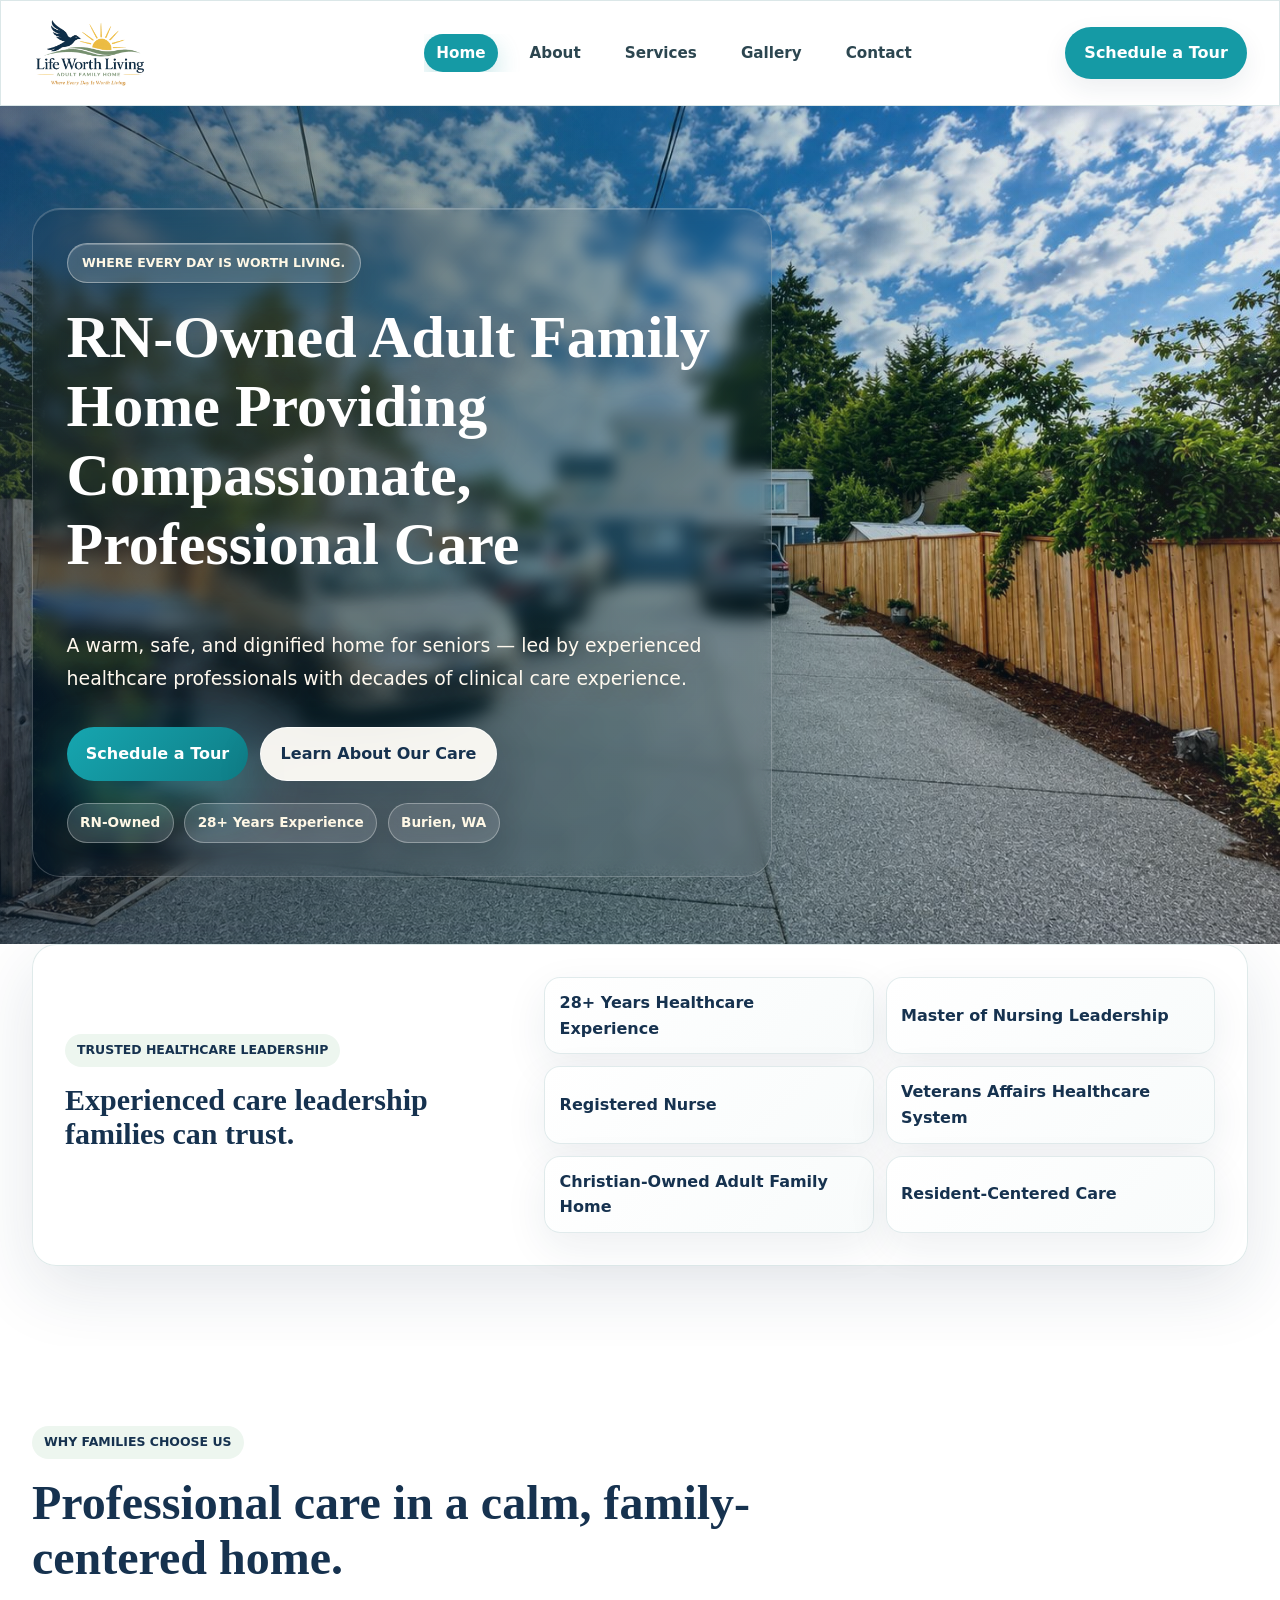
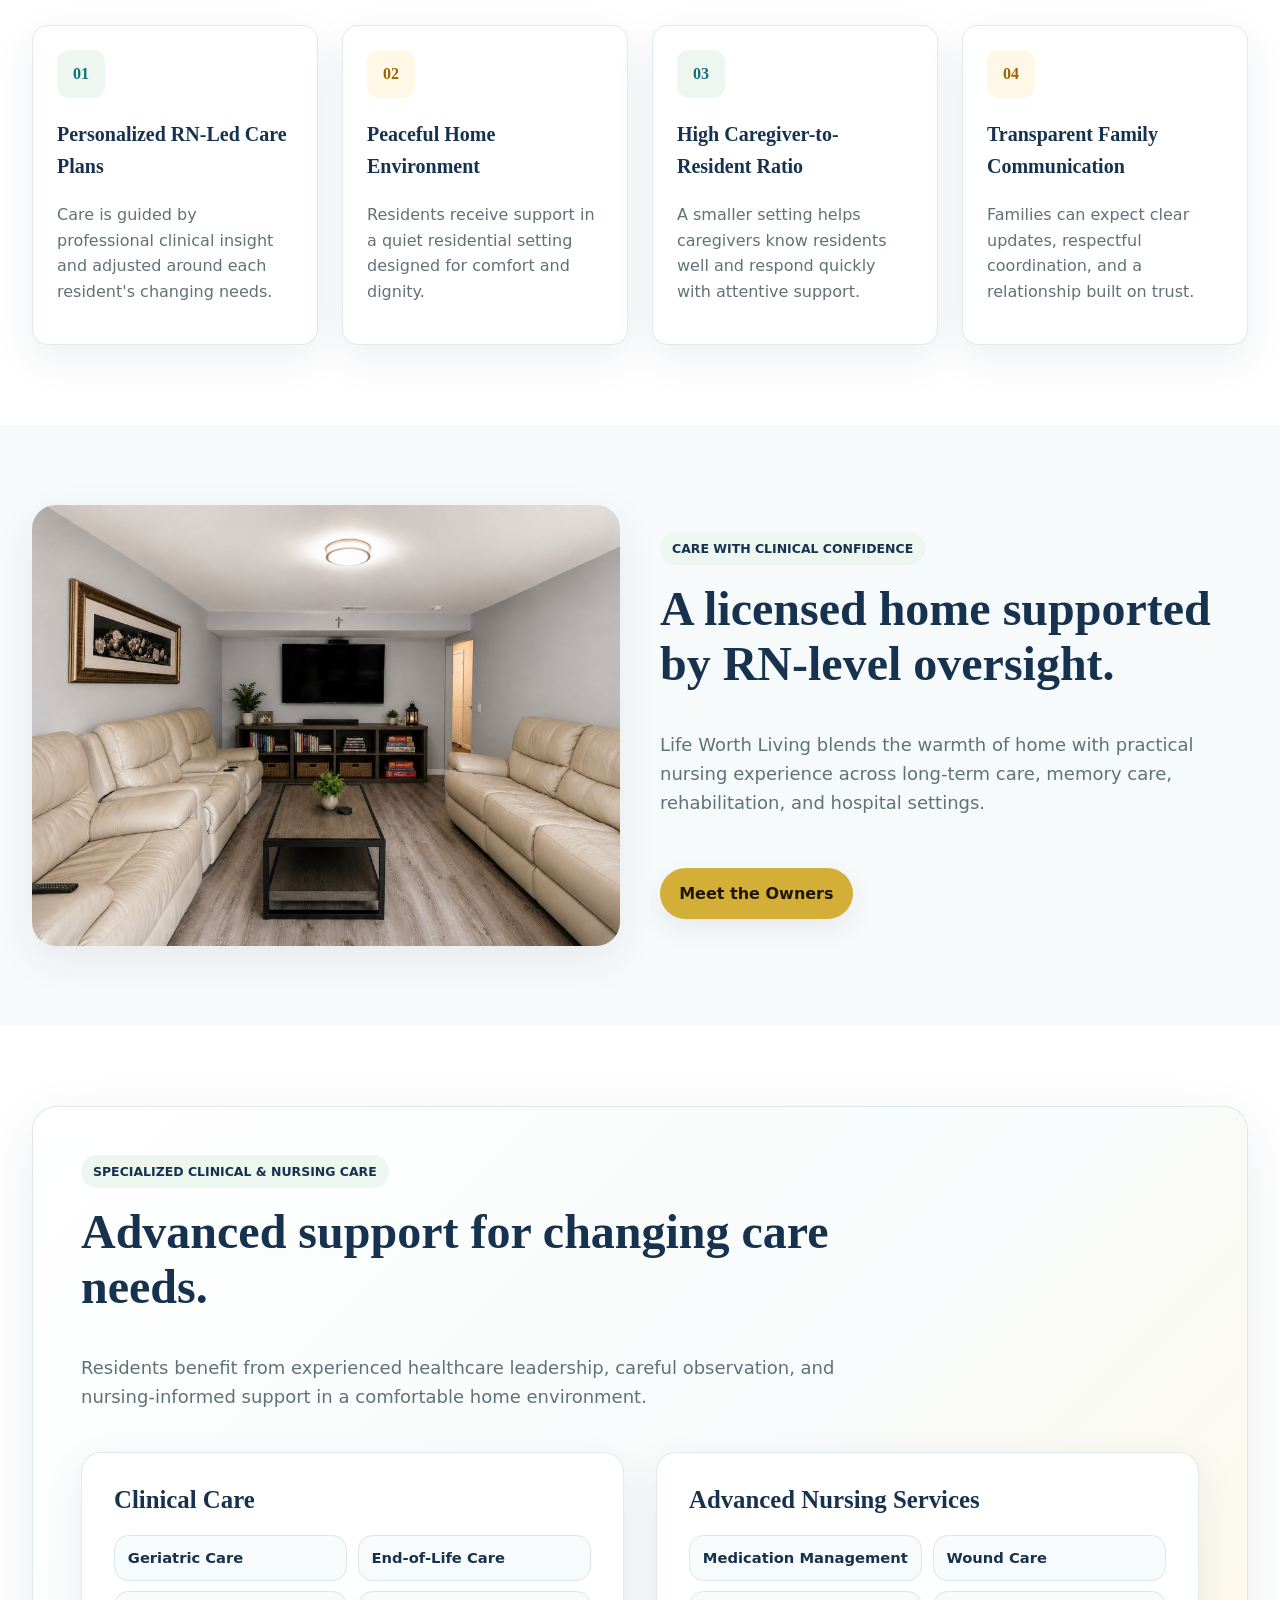
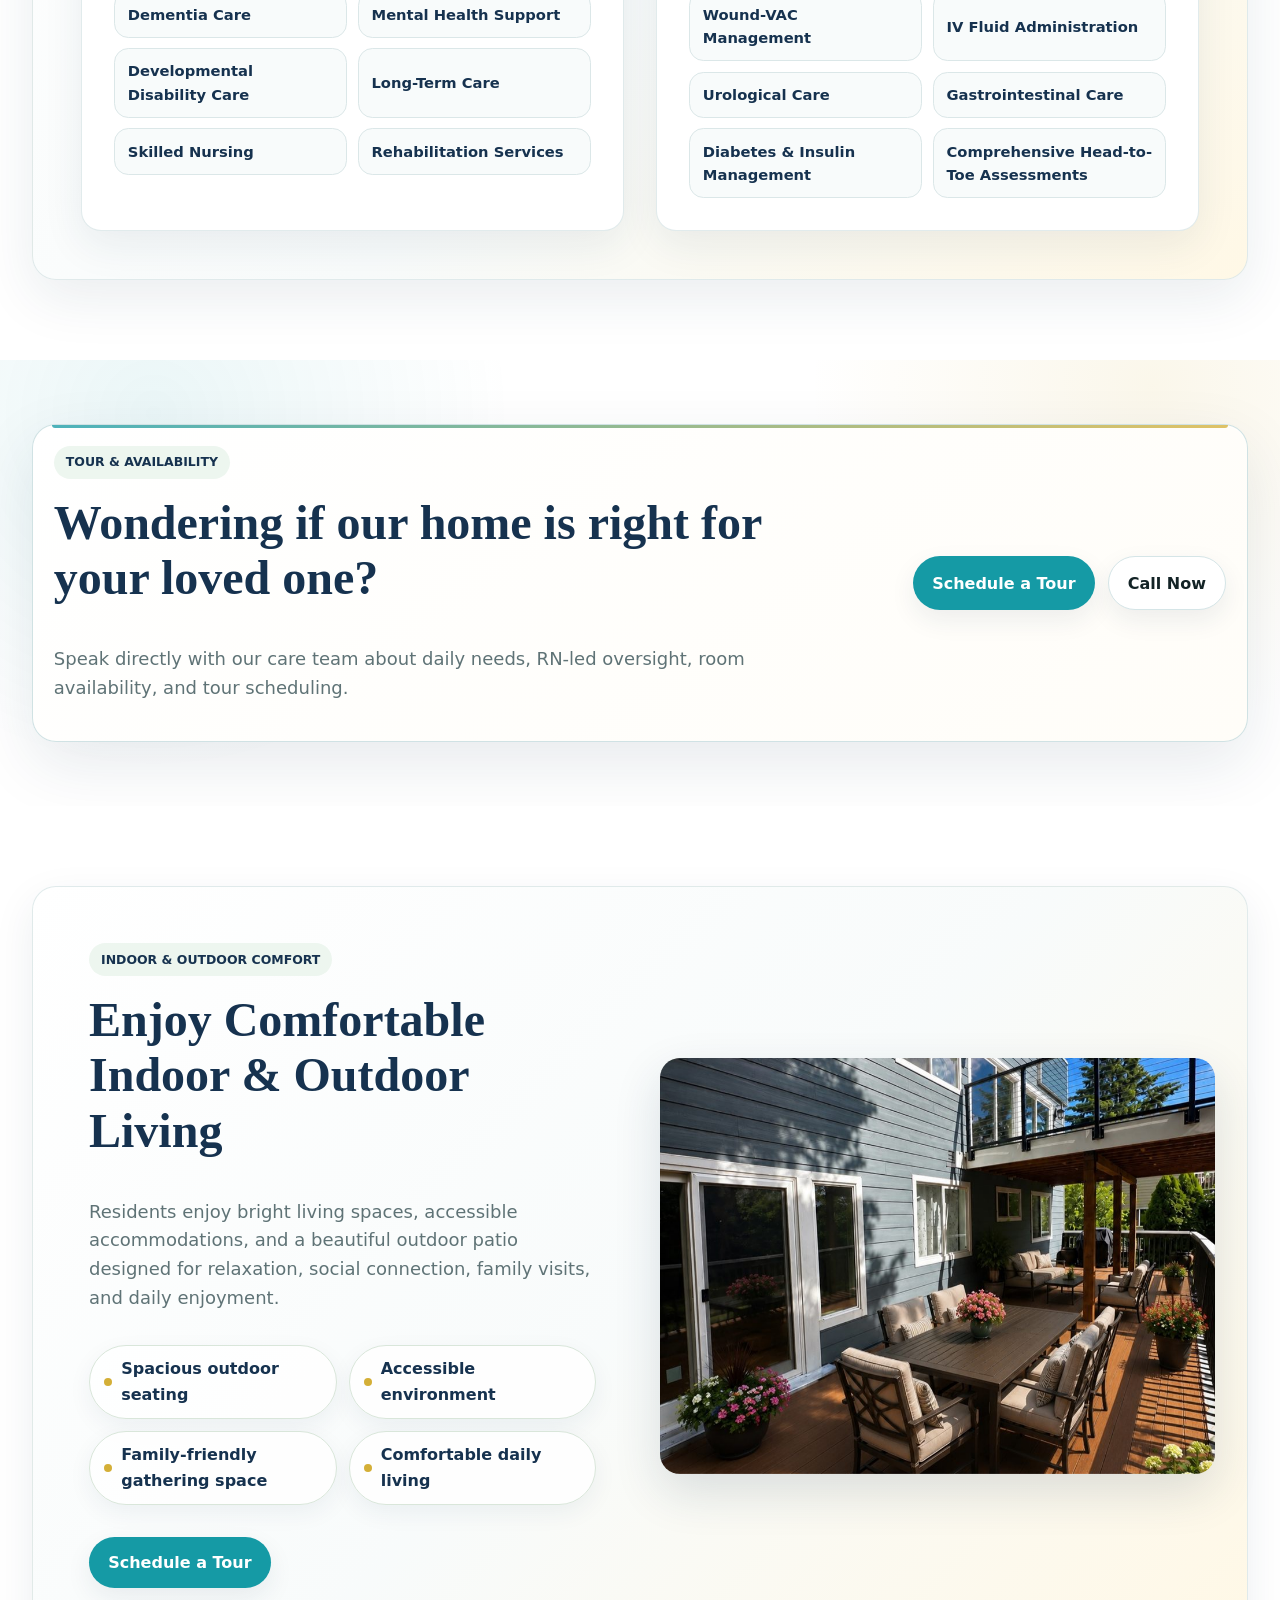
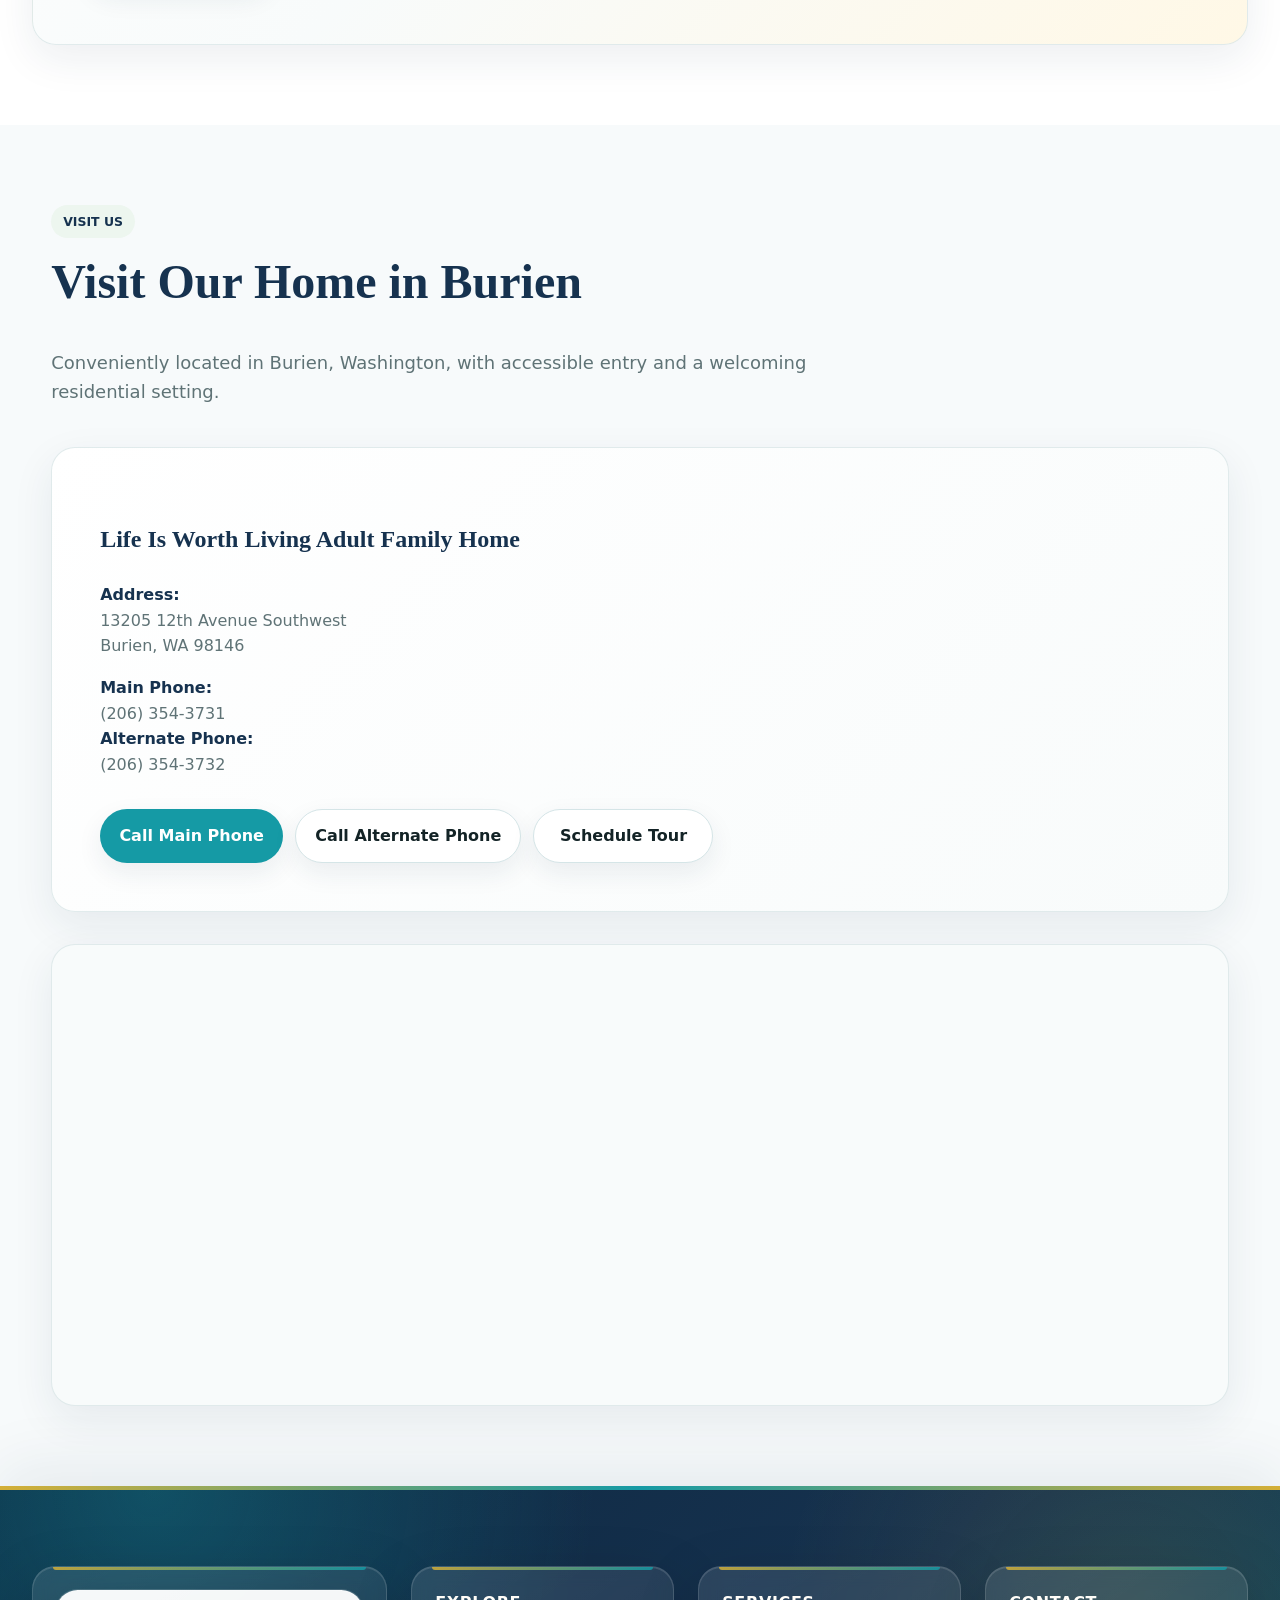
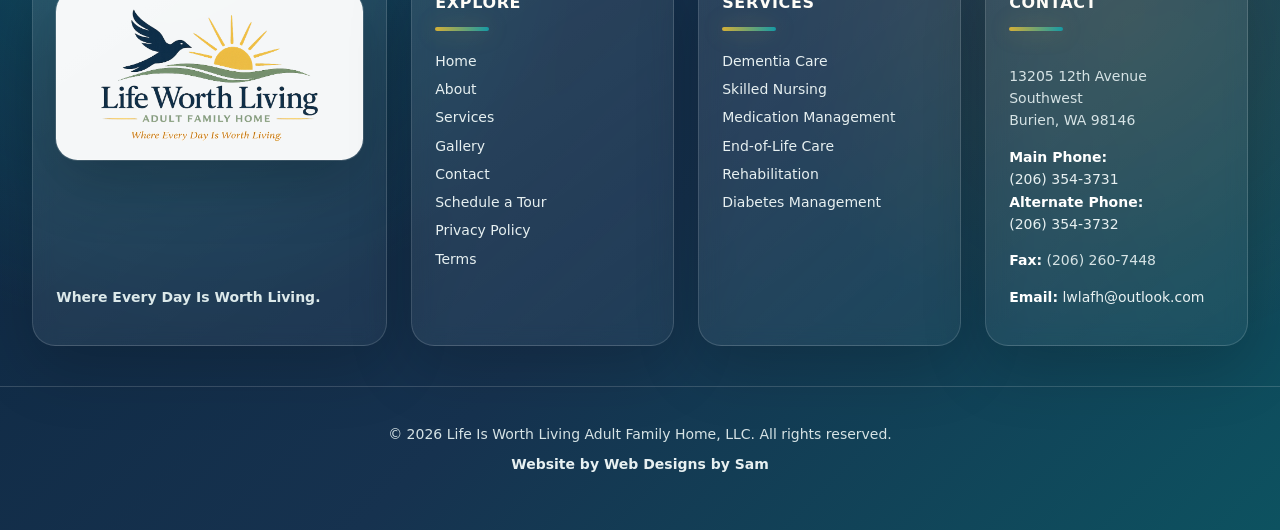
<file: index.html>
<!doctype html>
<html lang="en">
<head>
  <meta charset="utf-8">
  <meta name="viewport" content="width=device-width, initial-scale=1">
  <title>Life Worth Living | RN-Owned Adult Family Home in Burien, WA</title>
  <meta name="description" content="Life Worth Living is an RN-owned Adult Family Home in Burien, WA providing compassionate 24/7 senior care, medication support, and dignified daily living.">
  <link rel="canonical" href="https://www.lifeworthlivingafh.com/">
  <meta property="og:title" content="Life Worth Living | RN-Owned Adult Family Home">
  <meta property="og:description" content="Compassionate, professional senior care in a warm Burien Adult Family Home.">
  <meta property="og:type" content="website">
  <meta property="og:url" content="https://www.lifeworthlivingafh.com/">
  <meta property="og:image" content="https://www.lifeworthlivingafh.com/assets/social/og-image.jpg?v=2">
  <meta name="twitter:card" content="summary_large_image">
  <meta name="twitter:image" content="https://www.lifeworthlivingafh.com/assets/social/og-image.jpg?v=2">
  <link rel="icon" type="image/png" href="favicon.png">
  <link rel="apple-touch-icon" href="apple-touch-icon.png">
  <link rel="stylesheet" href="styles.css?v=finalreview2026">
  <script type="application/ld+json">{"@context":"https://schema.org","@type":"NursingHome","name":"Life Is Worth Living Adult Family Home, LLC","description":"RN-owned Adult Family Home in Burien, WA providing compassionate senior care with 15+ years of nursing experience.","address":{"@type":"PostalAddress","streetAddress":"13205 12th Avenue Southwest","addressLocality":"Burien","addressRegion":"WA","postalCode":"98146","addressCountry":"US"},"telephone":["(206) 354-3731","(206) 354-3732"],"email":"lwlafh@outlook.com","url":"https://www.lifeworthlivingafh.com","image":"https://www.lifeworthlivingafh.com/assets/social/og-image.jpg?v=2","openingHours":"Mo-Su 00:00-23:59"}</script>
</head>
<body>
  <!-- Header -->
  <header class="sticky top-0 z-50 bg-white-90 backdrop-blur border site-header" data-mobile-nav>
    <nav class="mx-auto max-w-7xl px-4 sm-px-6 lg-px-8 py-4 flex items-center justify-between gap-4" aria-label="Main navigation">
      <a class="flex items-center gap-3 font-extrabold text-xl text-ink" href="index.html"><img class="brand-logo brand-logo-horizontal" src="assets/logo/logo-primary.png" alt="Life Worth Living Adult Family Home logo"></a>
      <div class="flex items-center gap-5 overflow-x-auto mobile-nav desktop-nav"><a class="nav-link is-active" href="index.html" aria-current="page">Home</a><a class="nav-link" href="about/">About</a><a class="nav-link" href="services/">Services</a><a class="nav-link" href="gallery/">Gallery</a><a class="nav-link" href="contact/">Contact</a></div>
      <a class="btn btn-primary mobile-full desktop-cta" href="schedule-tour/">Schedule a Tour</a>
      <button class="mobile-menu-toggle" type="button" aria-label="Open navigation menu" aria-expanded="false" aria-controls="mobile-menu"><span></span><span></span><span></span></button>
    </nav>
    <div class="premium-mobile-menu" id="mobile-menu" hidden><a class="mobile-menu-link is-active" href="index.html" aria-current="page">Home</a><a class="mobile-menu-link" href="about/">About</a><a class="mobile-menu-link" href="services/">Services</a><a class="mobile-menu-link" href="gallery/">Gallery</a><a class="mobile-menu-link" href="contact/">Contact</a><a class="mobile-menu-link mobile-menu-cta" href="schedule-tour/">Schedule a Tour</a><a class="mobile-menu-link mobile-menu-secondary" href="privacy-policy/">Privacy Policy</a><a class="mobile-menu-link mobile-menu-secondary" href="terms/">Terms</a></div>
  </header>

  <main>
    <!-- Hero -->
    <section class="home-image-hero">
      <div class="home-image-hero-overlay"></div>
      <div class="home-image-hero-content mx-auto max-w-7xl px-4 sm-px-6 lg-px-8">
        <div class="home-image-hero-copy">
          <span class="hero-kicker">Where Every Day Is Worth Living.</span>
          <h1 class="mt-5 text-4xl md-text-6xl font-extrabold leading-tight">RN-Owned Adult Family Home Providing Compassionate, Professional Care</h1>
          <p class="mt-6 text-lg max-w-2xl">A warm, safe, and dignified home for seniors &mdash; led by experienced healthcare professionals with decades of clinical care experience.</p>
          <div class="mt-8 flex gap-3 mobile-wrap">
            <a class="btn btn-primary" href="schedule-tour/">Schedule a Tour</a>
            <a class="btn btn-hero-secondary" href="services/">Learn About Our Care</a>
          </div>
          <div class="hero-trust-badges" aria-label="Care highlights">
            <span>RN-Owned</span>
            <span>28+ Years Experience</span>
            <span>Burien, WA</span>
          </div>
        </div>
      </div>
    </section>

    <!-- Healthcare Leadership Trust Strip -->
    <section class="trust-strip bg-white">
      <div class="mx-auto max-w-7xl px-4 sm-px-6 lg-px-8">
        <div class="trust-panel">
          <div>
            <span class="section-label">Trusted Healthcare Leadership</span>
            <h2 class="mt-4 text-3xl font-extrabold leading-tight">Experienced care leadership families can trust.</h2>
          </div>
          <div class="trust-grid">
            <span class="trust-card">28+ Years Healthcare Experience</span>
            <span class="trust-card">Master of Nursing Leadership</span>
            <span class="trust-card">Registered Nurse</span>
            <span class="trust-card">Veterans Affairs Healthcare System</span>
            <span class="trust-card">Christian-Owned Adult Family Home</span>
            <span class="trust-card">Resident-Centered Care</span>
          </div>
        </div>
      </div>
    </section>

    <!-- Why Families Choose Us -->
    <section class="py-20 bg-white">
      <div class="mx-auto max-w-7xl px-4 sm-px-6 lg-px-8">
        <div class="max-w-3xl">
          <span class="section-label">Why Families Choose Us</span>
          <h2 class="mt-4 text-3xl md-text-5xl font-extrabold leading-tight">Professional care in a calm, family-centered home.</h2>
        </div>
        <div class="mt-10 grid sm-grid-cols-2 lg-grid-cols-4 gap-6">
          <article class="p-6 rounded-2xl border bg-white shadow-card hover-lift transition">
            <div class="w-12 h-12 rounded-xl bg-teal-50 text-teal flex items-center justify-center font-extrabold">01</div>
            <h3 class="mt-5 text-xl font-bold">Personalized RN-Led Care Plans</h3>
            <p class="mt-3 text-muted">Care is guided by professional clinical insight and adjusted around each resident's changing needs.</p>
          </article>
          <article class="p-6 rounded-2xl border bg-white shadow-card hover-lift transition">
            <div class="w-12 h-12 rounded-xl bg-orange-50 text-orange flex items-center justify-center font-extrabold">02</div>
            <h3 class="mt-5 text-xl font-bold">Peaceful Home Environment</h3>
            <p class="mt-3 text-muted">Residents receive support in a quiet residential setting designed for comfort and dignity.</p>
          </article>
          <article class="p-6 rounded-2xl border bg-white shadow-card hover-lift transition">
            <div class="w-12 h-12 rounded-xl bg-teal-50 text-teal flex items-center justify-center font-extrabold">03</div>
            <h3 class="mt-5 text-xl font-bold">High Caregiver-to-Resident Ratio</h3>
            <p class="mt-3 text-muted">A smaller setting helps caregivers know residents well and respond quickly with attentive support.</p>
          </article>
          <article class="p-6 rounded-2xl border bg-white shadow-card hover-lift transition">
            <div class="w-12 h-12 rounded-xl bg-orange-50 text-orange flex items-center justify-center font-extrabold">04</div>
            <h3 class="mt-5 text-xl font-bold">Transparent Family Communication</h3>
            <p class="mt-3 text-muted">Families can expect clear updates, respectful coordination, and a relationship built on trust.</p>
          </article>
        </div>
      </div>
    </section>

    <!-- Care Preview -->
    <section class="py-20 bg-gray-50">
      <div class="mx-auto max-w-7xl px-4 sm-px-6 lg-px-8 grid lg-grid-cols-2 gap-10 items-center">
        <div class="rounded-3xl overflow-hidden shadow-card">
          <picture>
            <source srcset="assets/images/living-room-new-480.jpg 480w, assets/images/living-room-new-960.jpg 960w, assets/images/living-room-new-1440.jpg 1440w" sizes="(max-width: 767px) 92vw, 50vw">
            <img class="w-full aspect-4-3 object-cover photo-img transition" src="assets/images/living-room-new.jpg" alt="Comfortable shared living room at Life Worth Living Adult Family Home" width="1448" height="1086" loading="lazy" decoding="async">
          </picture>
        </div>
        <div>
          <span class="section-label">Care With Clinical Confidence</span>
          <h2 class="mt-4 text-3xl md-text-5xl font-extrabold leading-tight">A licensed home supported by RN-level oversight.</h2>
          <p class="mt-5 text-muted text-lg">Life Worth Living blends the warmth of home with practical nursing experience across long-term care, memory care, rehabilitation, and hospital settings.</p>
          <a class="mt-8 btn btn-orange" href="about/">Meet the Owners</a>
        </div>
      </div>
    </section>

    <!-- Specialized Clinical Care -->
    <section class="py-20 bg-white">
      <div class="mx-auto max-w-7xl px-4 sm-px-6 lg-px-8">
        <div class="clinical-care">
          <div class="max-w-3xl">
            <span class="section-label">Specialized Clinical &amp; Nursing Care</span>
            <h2 class="mt-4 text-3xl md-text-5xl font-extrabold leading-tight">Advanced support for changing care needs.</h2>
            <p class="mt-5 text-lg text-muted">Residents benefit from experienced healthcare leadership, careful observation, and nursing-informed support in a comfortable home environment.</p>
          </div>
          <div class="mt-10 grid lg-grid-cols-2 gap-8">
            <article class="clinical-card">
              <h3>Clinical Care</h3>
              <div class="clinical-list"><span>Geriatric Care</span><span>End-of-Life Care</span><span>Dementia Care</span><span>Mental Health Support</span><span>Developmental Disability Care</span><span>Long-Term Care</span><span>Skilled Nursing</span><span>Rehabilitation Services</span></div>
            </article>
            <article class="clinical-card">
              <h3>Advanced Nursing Services</h3>
              <div class="clinical-list"><span>Medication Management</span><span>Wound Care</span><span>Wound-VAC Management</span><span>IV Fluid Administration</span><span>Urological Care</span><span>Gastrointestinal Care</span><span>Diabetes &amp; Insulin Management</span><span>Comprehensive Head-to-Toe Assessments</span></div>
            </article>
          </div>
        </div>
      </div>
    </section>
    <!-- Conversion CTA -->
    <section class="conversion-band-section py-16 bg-white">
      <div class="mx-auto max-w-7xl px-4 sm-px-6 lg-px-8">
        <div class="conversion-band">
          <div>
            <span class="section-label">Tour &amp; Availability</span>
            <h2 class="mt-4 text-3xl md-text-5xl font-extrabold leading-tight">Wondering if our home is right for your loved one?</h2>
            <p class="mt-4 text-lg text-muted">Speak directly with our care team about daily needs, RN-led oversight, room availability, and tour scheduling.</p>
          </div>
          <div class="conversion-actions">
            <a class="btn btn-primary" href="schedule-tour/">Schedule a Tour</a>
            <a class="btn btn-secondary" href="tel:+12063543731">Call Now</a>
          </div>
        </div>
      </div>
    </section>

    <!-- Comfortable Living -->
    <section class="py-20 bg-white">
      <div class="mx-auto max-w-7xl px-4 sm-px-6 lg-px-8">
        <div class="premium-living grid lg-grid-cols-2 gap-10 items-center">
          <div class="premium-living-copy">
            <span class="section-label">Indoor &amp; Outdoor Comfort</span>
            <h2 class="mt-4 text-3xl md-text-5xl font-extrabold leading-tight">Enjoy Comfortable Indoor &amp; Outdoor Living</h2>
            <p class="mt-5 text-muted text-lg">Residents enjoy bright living spaces, accessible accommodations, and a beautiful outdoor patio designed for relaxation, social connection, family visits, and daily enjoyment.</p>
            <div class="mt-8 grid sm-grid-cols-2 gap-3">
              <span class="living-highlight"><span class="dot"></span>Spacious outdoor seating</span>
              <span class="living-highlight"><span class="dot"></span>Accessible environment</span>
              <span class="living-highlight"><span class="dot"></span>Family-friendly gathering space</span>
              <span class="living-highlight"><span class="dot"></span>Comfortable daily living</span>
            </div>
            <a class="mt-8 btn btn-primary" href="schedule-tour/">Schedule a Tour</a>
          </div>
          <div class="premium-living-media hover-zoom">
            <picture>
              <source srcset="assets/images/deck-patio-480.jpg 480w, assets/images/deck-patio-960.jpg 960w, assets/images/deck-patio-1440.jpg 1440w" sizes="(max-width: 767px) 92vw, 50vw">
              <img class="w-full aspect-4-3 object-cover photo-img transition" src="assets/images/deck-patio.jpg" alt="Outdoor deck and patio seating area for residents and family visits at Life Worth Living Adult Family Home" width="1086" height="1448" loading="lazy" decoding="async">
            </picture>
          </div>
        </div>
      </div>
    </section>

    <!-- Visit Map -->
    <section class="visit-map-section py-20 bg-gray-50">
      <div class="mx-auto max-w-7xl px-4 sm-px-6 lg-px-8">
        <div class="max-w-3xl">
          <span class="section-label">Visit Us</span>
          <h2 class="mt-4 text-3xl md-text-5xl font-extrabold leading-tight">Visit Our Home in Burien</h2>
          <p class="mt-5 text-lg text-muted">Conveniently located in Burien, Washington, with accessible entry and a welcoming residential setting.</p>
        </div>
        <div class="visit-map-grid mt-10 grid lg-grid-cols-2 gap-8 items-stretch">
          <article class="visit-card rounded-3xl bg-white border shadow-card">
            <h3 class="text-2xl font-extrabold">Life Is Worth Living Adult Family Home</h3>
            <address class="mt-5 text-muted space-y-3" style="font-style:normal">
              <p><strong class="text-ink">Address:</strong><br>13205 12th Avenue Southwest<br>Burien, WA 98146</p>
              <p><strong class="text-ink">Main Phone:</strong><br><a href="tel:+12063543731">(206) 354-3731</a><br><strong class="text-ink">Alternate Phone:</strong><br><a href="tel:+12063543732">(206) 354-3732</a></p>
            </address>
            <div class="mt-8 flex gap-3 mobile-wrap">
              <a class="btn btn-primary" href="tel:+12063543731">Call Main Phone</a>
              <a class="btn btn-secondary" href="tel:+12063543732">Call Alternate Phone</a>
              <a class="btn btn-secondary" href="schedule-tour/">Schedule Tour</a>
            </div>
          </article>
          <div class="map-embed-card rounded-3xl overflow-hidden border shadow-card">
            <iframe title="Google map showing Life Is Worth Living Adult Family Home in Burien" src="https://www.google.com/maps?q=13205%2012th%20Avenue%20Southwest%2C%20Burien%2C%20WA%2098146&amp;output=embed" loading="eager" referrerpolicy="no-referrer-when-downgrade"></iframe>
          </div>
        </div>
      </div>
    </section>
  </main>
  <!-- Footer -->
  <footer class="site-footer bg-ink text-white py-12">
    <div class="footer-grid mx-auto max-w-7xl px-4 sm-px-6 lg-px-8 grid md-grid-cols-2 lg-grid-cols-4 gap-8">
      <div class="footer-brand-col">
        <img class="brand-logo brand-logo-footer" src="assets/logo/logo-primary.png" alt="Life Worth Living Adult Family Home primary logo">
        <p class="mt-4 text-sm text-muted">Where Every Day Is Worth Living.</p>
      </div>
      <div>
        <h2 class="footer-heading">Explore</h2>
        <div class="mt-4 grid gap-2 text-sm"><a class="footer-link" href="index.html">Home</a><a class="footer-link" href="about/">About</a><a class="footer-link" href="services/">Services</a><a class="footer-link" href="gallery/">Gallery</a><a class="footer-link" href="contact/">Contact</a><a class="footer-link" href="schedule-tour/">Schedule a Tour</a><a class="footer-link" href="privacy-policy/">Privacy Policy</a><a class="footer-link" href="terms/">Terms</a></div>
      </div>
      <div>
        <h2 class="footer-heading">Services</h2>
        <div class="mt-4 grid gap-2 text-sm"><a class="footer-link" href="services/">Dementia Care</a><a class="footer-link" href="services/">Skilled Nursing</a><a class="footer-link" href="services/">Medication Management</a><a class="footer-link" href="services/">End-of-Life Care</a><a class="footer-link" href="services/">Rehabilitation</a><a class="footer-link" href="services/">Diabetes Management</a></div>
      </div>
      <div>
        <h2 class="footer-heading">Contact</h2>
        <address class="mt-4 text-sm text-muted space-y-3" style="font-style:normal"><p>13205 12th Avenue Southwest<br>Burien, WA 98146</p><p><strong>Main Phone:</strong><br><a class="footer-link" href="tel:+12063543731">(206) 354-3731</a><br><strong>Alternate Phone:</strong><br><a class="footer-link" href="tel:+12063543732">(206) 354-3732</a></p><p><strong>Fax:</strong> (206) 260-7448</p><p><strong>Email:</strong> <a class="footer-link" href="mailto:lwlafh@outlook.com">lwlafh@outlook.com</a></p></address>
      </div>
    </div>
    <div class="footer-bottom mx-auto max-w-7xl px-4 sm-px-6 lg-px-8 pt-8 mt-8 text-center text-sm text-muted"><p>&copy; 2026 Life Is Worth Living Adult Family Home, LLC. All rights reserved.</p><p class="mt-2"><a class="footer-link designer-credit" href="https://www.afhdesignsbysam.com/" target="_blank" rel="noopener">Website by Web Designs by Sam</a></p></div>
  </footer>
  <script src="assets/js/site.js?v=saas2026" defer></script>
</body>
</html>
</file>
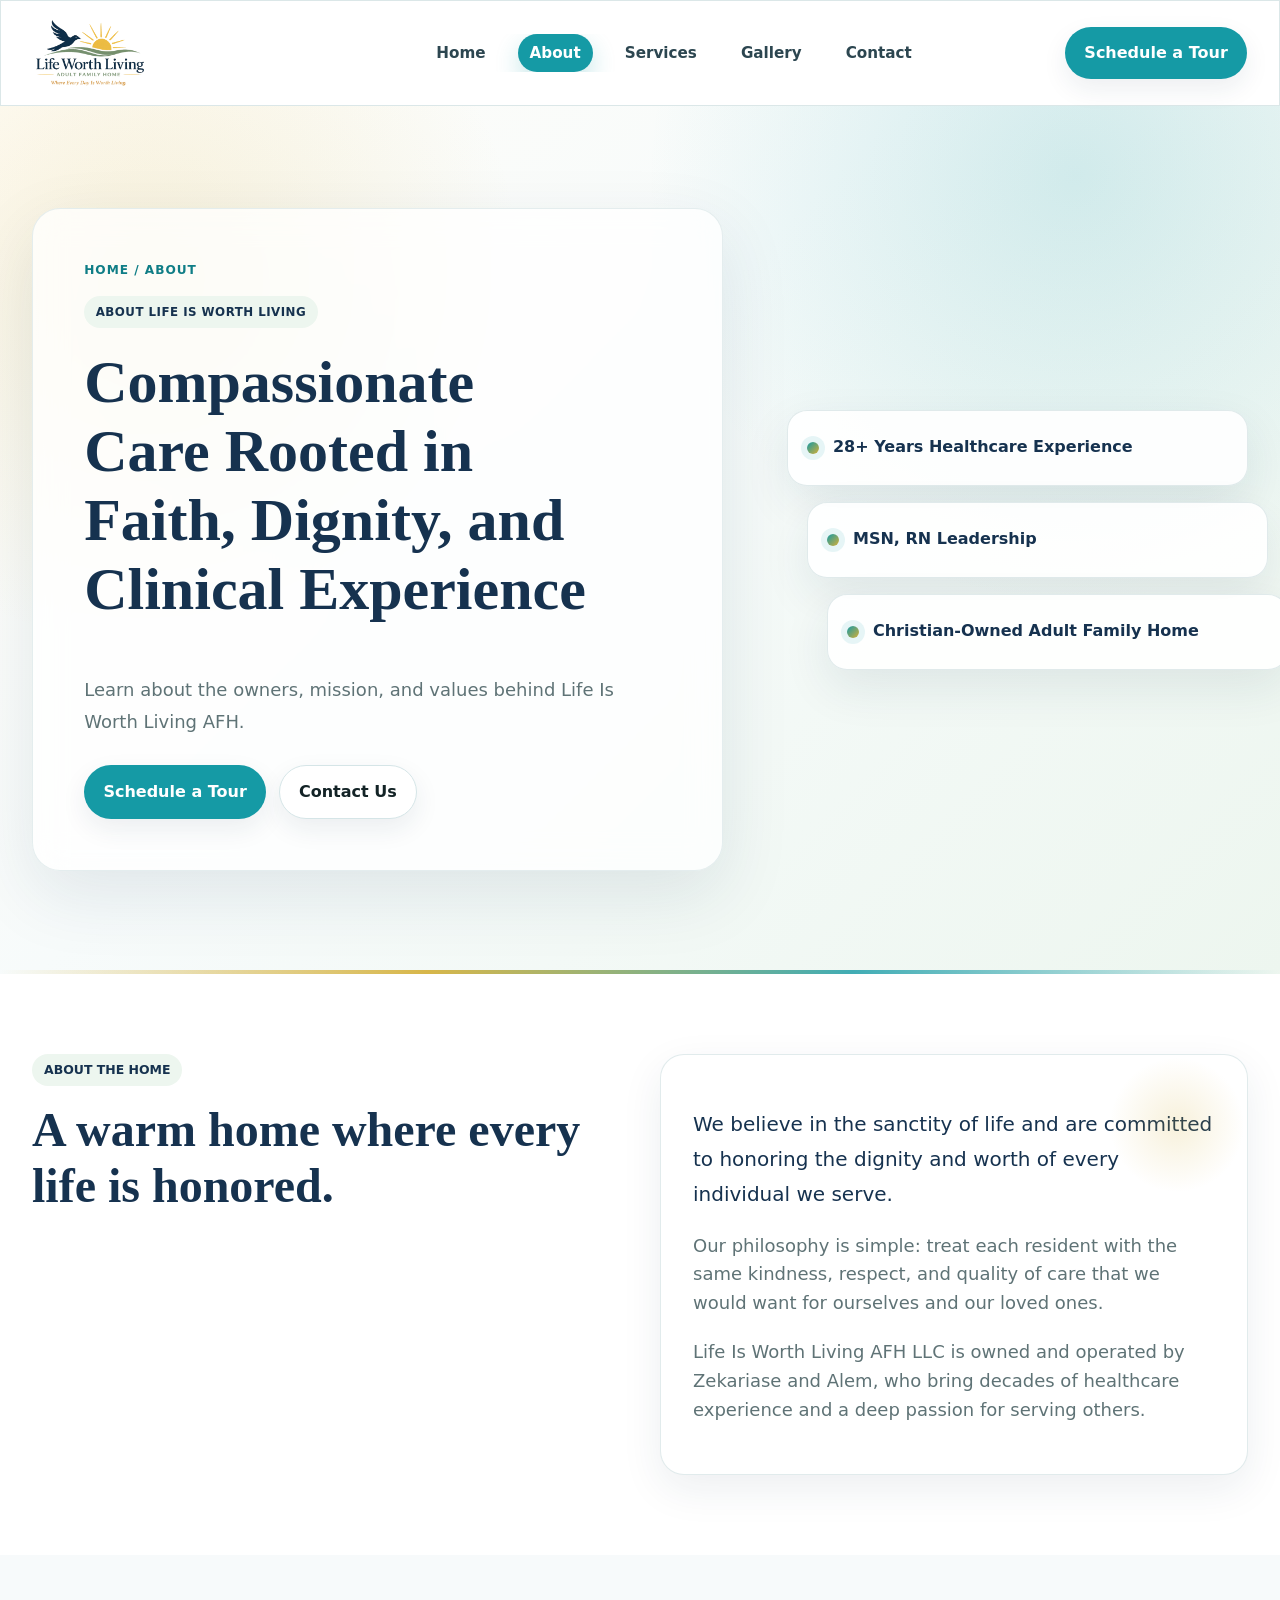
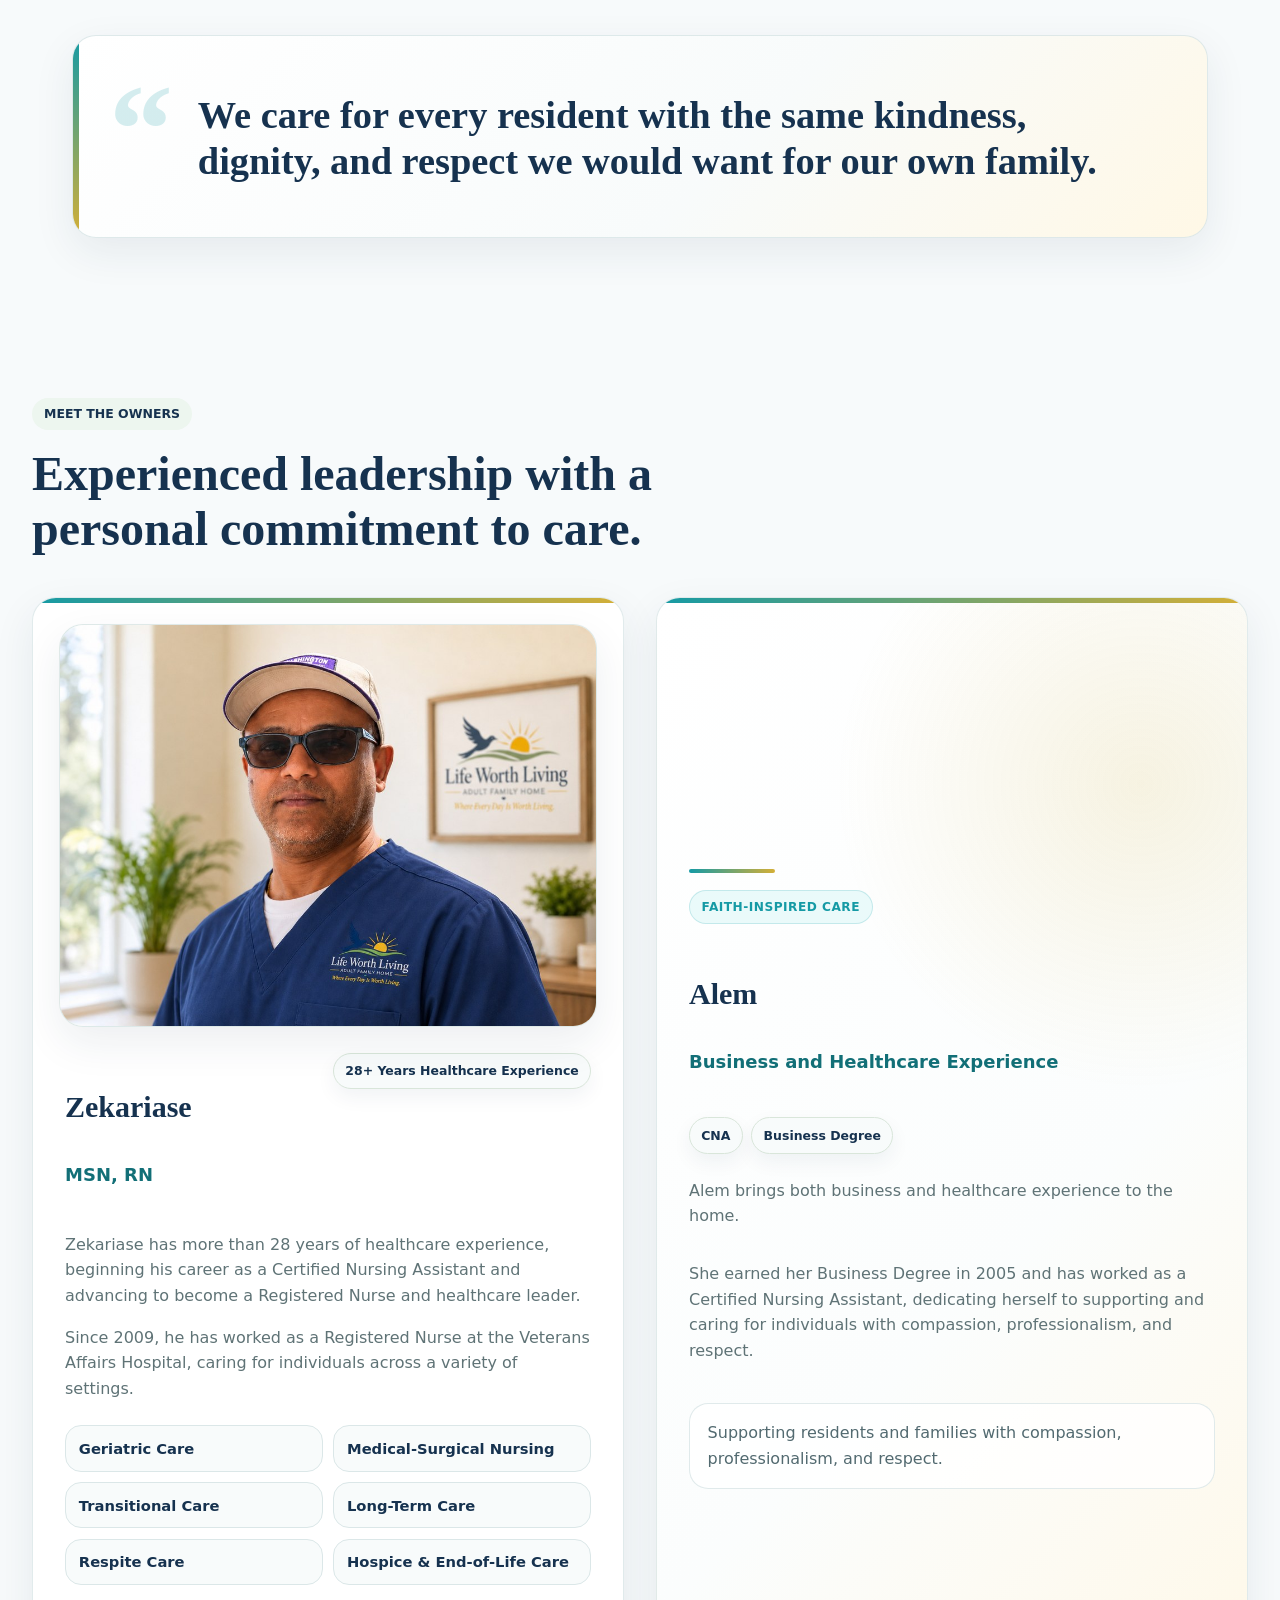
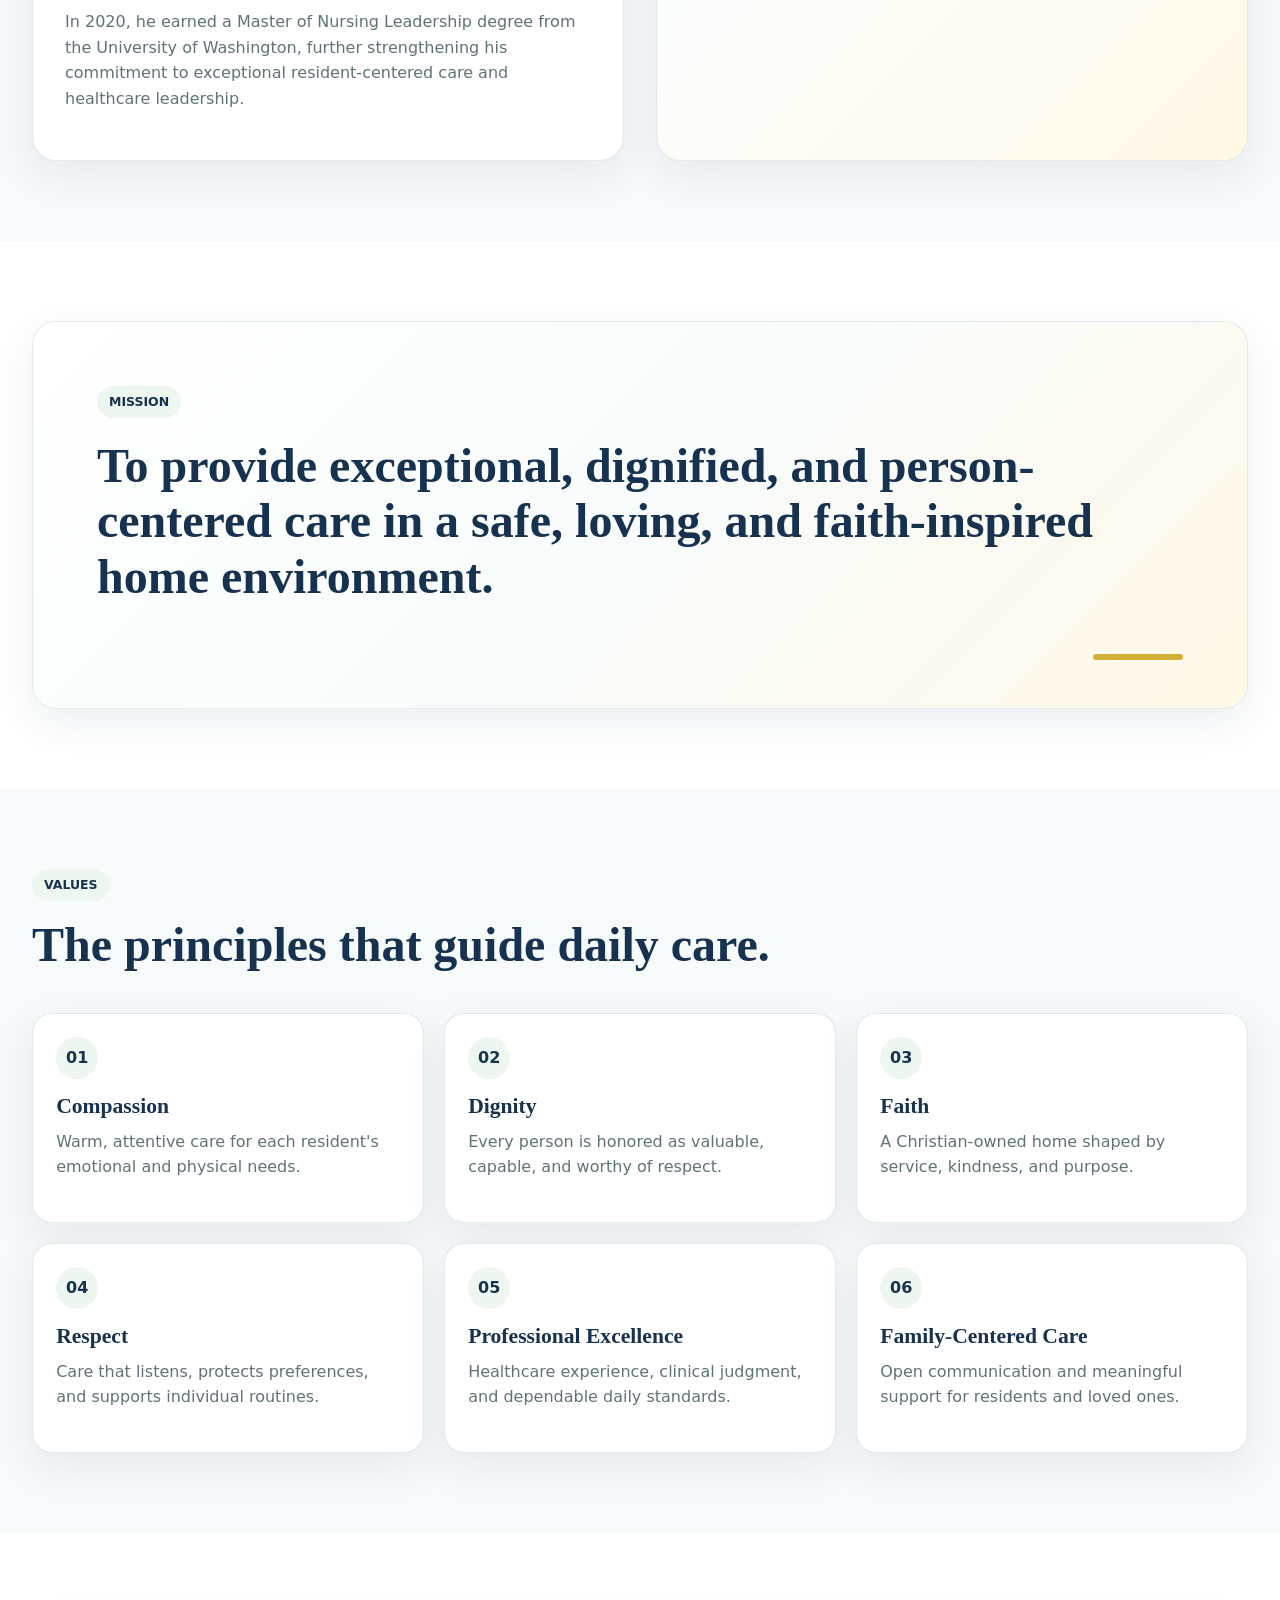
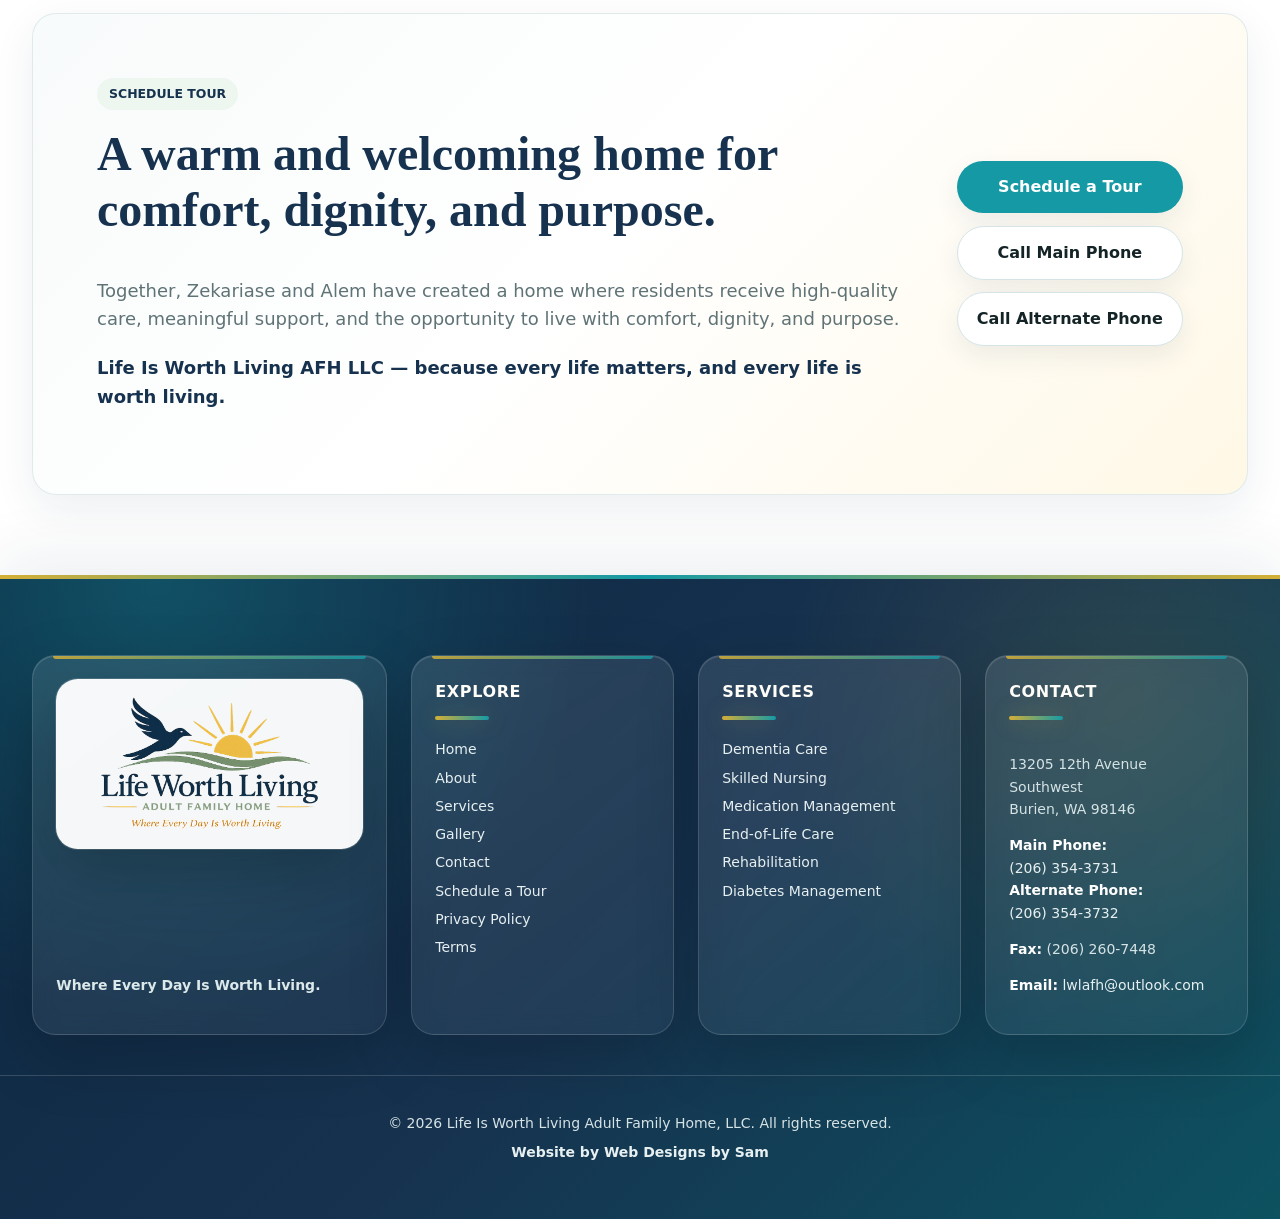
<file: about/index.html>
<!doctype html>
<html lang="en">
<head>
  <meta charset="utf-8">
  <meta name="viewport" content="width=device-width, initial-scale=1">
  <title>About Life Worth Living | Christian-Owned Adult Family Home</title>
  <meta name="description" content="Meet Zekariase, MSN, RN, and Alem, the owners of Life Is Worth Living AFH LLC, a Christian-owned Adult Family Home in Burien, WA.">
  <link rel="canonical" href="https://www.lifeworthlivingafh.com/about/">
  <meta property="og:title" content="About Life Worth Living">
  <meta property="og:description" content="A Christian-owned Burien Adult Family Home led by owners with decades of healthcare, nursing, CNA, and leadership experience.">
  <meta property="og:type" content="website">
  <meta property="og:url" content="https://www.lifeworthlivingafh.com/about/">
  <meta property="og:image" content="https://www.lifeworthlivingafh.com/assets/social/og-image.jpg?v=2">
  <meta name="twitter:card" content="summary_large_image">
  <meta name="twitter:image" content="https://www.lifeworthlivingafh.com/assets/social/og-image.jpg?v=2">
  <link rel="icon" type="image/png" href="../favicon.png">
  <link rel="apple-touch-icon" href="../apple-touch-icon.png">
  <link rel="stylesheet" href="../styles.css?v=finalreview2026">
  <script type="application/ld+json">{"@context":"https://schema.org","@type":"NursingHome","name":"Life Is Worth Living Adult Family Home, LLC","description":"Christian-owned Adult Family Home in Burien, WA providing compassionate, respectful, and personalized care with experienced healthcare leadership.","address":{"@type":"PostalAddress","streetAddress":"13205 12th Avenue Southwest","addressLocality":"Burien","addressRegion":"WA","postalCode":"98146","addressCountry":"US"},"telephone":["(206) 354-3731","(206) 354-3732"],"email":"lwlafh@outlook.com","url":"https://www.lifeworthlivingafh.com","image":"https://www.lifeworthlivingafh.com/assets/social/og-image.jpg?v=2","openingHours":"Mo-Su 00:00-23:59"}</script>
</head>
<body>
  <!-- Header -->
  <header class="sticky top-0 z-50 bg-white-90 backdrop-blur border site-header" data-mobile-nav>
    <nav class="mx-auto max-w-7xl px-4 sm-px-6 lg-px-8 py-4 flex items-center justify-between gap-4" aria-label="Main navigation">
      <a class="flex items-center gap-3 font-extrabold text-xl text-ink" href="../"><img class="brand-logo brand-logo-horizontal" src="../assets/logo/logo-primary.png" alt="Life Worth Living Adult Family Home logo"></a>
      <div class="flex items-center gap-5 overflow-x-auto mobile-nav desktop-nav"><a class="nav-link" href="../">Home</a><a class="nav-link is-active" href="../about/" aria-current="page">About</a><a class="nav-link" href="../services/">Services</a><a class="nav-link" href="../gallery/">Gallery</a><a class="nav-link" href="../contact/">Contact</a></div>
      <a class="btn btn-primary mobile-full desktop-cta" href="../schedule-tour/">Schedule a Tour</a>
      <button class="mobile-menu-toggle" type="button" aria-label="Open navigation menu" aria-expanded="false" aria-controls="mobile-menu"><span></span><span></span><span></span></button>
    </nav>
    <div class="premium-mobile-menu" id="mobile-menu" hidden><a class="mobile-menu-link" href="../">Home</a><a class="mobile-menu-link is-active" href="../about/" aria-current="page">About</a><a class="mobile-menu-link" href="../services/">Services</a><a class="mobile-menu-link" href="../gallery/">Gallery</a><a class="mobile-menu-link" href="../contact/">Contact</a><a class="mobile-menu-link mobile-menu-cta" href="../schedule-tour/">Schedule a Tour</a><a class="mobile-menu-link mobile-menu-secondary" href="../privacy-policy/">Privacy Policy</a><a class="mobile-menu-link mobile-menu-secondary" href="../terms/">Terms</a></div>
  </header>
  <main>
    <!-- Page Hero -->
    <section class="interior-hero">
      <div class="interior-hero-inner mx-auto max-w-7xl px-4 sm-px-6 lg-px-8">
        <div class="interior-hero-copy">
          <p class="interior-breadcrumb">Home / About</p>
          <span class="interior-label">About Life Is Worth Living</span>
          <h1 class="mt-5 text-4xl md-text-6xl font-extrabold leading-tight">Compassionate Care Rooted in Faith, Dignity, and Clinical Experience</h1>
          <p class="mt-6 text-lg">Learn about the owners, mission, and values behind Life Is Worth Living AFH.</p>
          <div class="interior-hero-actions"><a class="btn btn-primary" href="../schedule-tour/">Schedule a Tour</a><a class="btn btn-secondary" href="../contact/">Contact Us</a></div>
        </div>
        <div class="interior-hero-card-stack" aria-label="Page highlights"><article class="interior-stat-card"><span></span><strong>28+ Years Healthcare Experience</strong></article><article class="interior-stat-card"><span></span><strong>MSN, RN Leadership</strong></article><article class="interior-stat-card"><span></span><strong>Christian-Owned Adult Family Home</strong></article></div>
      </div>
    </section>

    <!-- About the Home -->
    <section class="py-20 bg-white"><div class="mx-auto max-w-7xl px-4 sm-px-6 lg-px-8 grid lg-grid-cols-2 gap-10 items-start"><div><span class="section-label">About the Home</span><h2 class="mt-4 text-3xl md-text-5xl font-extrabold leading-tight">A warm home where every life is honored.</h2></div><article class="about-panel p-8 rounded-3xl bg-white border shadow-card"><p class="text-xl leading-relaxed text-ink">We believe in the sanctity of life and are committed to honoring the dignity and worth of every individual we serve.</p><p class="mt-5 text-lg text-muted">Our philosophy is simple: treat each resident with the same kindness, respect, and quality of care that we would want for ourselves and our loved ones.</p><p class="mt-5 text-lg text-muted">Life Is Worth Living AFH LLC is owned and operated by Zekariase and Alem, who bring decades of healthcare experience and a deep passion for serving others.</p></article></div></section>

    <!-- Care Quote -->
    <section class="py-16 bg-gray-50"><div class="mx-auto max-w-5xl px-4 sm-px-6 lg-px-8"><figure class="owner-quote rounded-3xl border shadow-card"><span class="quote-mark" aria-hidden="true">&ldquo;</span><blockquote>We care for every resident with the same kindness, dignity, and respect we would want for our own family.</blockquote></figure></div></section>

    <!-- Meet the Owners -->
    <section class="py-20 bg-gray-50"><div class="mx-auto max-w-7xl px-4 sm-px-6 lg-px-8"><div class="max-w-3xl"><span class="section-label">Meet the Owners</span><h2 class="mt-4 text-3xl md-text-5xl font-extrabold leading-tight">Experienced leadership with a personal commitment to care.</h2></div><div class="mt-10 grid lg-grid-cols-2 gap-8 owner-profile-grid"><article class="owner-card p-8 rounded-3xl bg-white border shadow-card hover-lift"><div class="owner-portrait-frame"><picture><source srcset="../assets/images/team/zekariase-profile-480.jpg 480w, ../assets/images/team/zekariase-profile-960.jpg 960w, ../assets/images/team/zekariase-profile.jpg 1402w" sizes="(max-width: 767px) 92vw, 50vw"><img src="../assets/images/team/zekariase-profile.jpg" alt="Zekariase, MSN, RN, owner of Life Is Worth Living Adult Family Home" width="1402" height="1122" loading="lazy" decoding="async"></picture></div><div class="flex items-start justify-between gap-4 mobile-wrap"><div><h3 class="text-3xl font-extrabold">Zekariase</h3><p class="mt-2 text-lg font-bold text-teal">MSN, RN</p></div><div class="credential-stack"><span class="credential-badge">28+ Years Healthcare Experience</span></div></div><p class="mt-6 text-muted">Zekariase has more than 28 years of healthcare experience, beginning his career as a Certified Nursing Assistant and advancing to become a Registered Nurse and healthcare leader.</p><p class="mt-4 text-muted">Since 2009, he has worked as a Registered Nurse at the Veterans Affairs Hospital, caring for individuals across a variety of settings.</p><div class="mt-6 specialty-grid"><span>Geriatric Care</span><span>Medical-Surgical Nursing</span><span>Transitional Care</span><span>Long-Term Care</span><span>Respite Care</span><span>Hospice &amp; End-of-Life Care</span></div><p class="mt-6 text-muted">In 2020, he earned a Master of Nursing Leadership degree from the University of Washington, further strengthening his commitment to exceptional resident-centered care and healthcare leadership.</p></article><article class="owner-card owner-text-card p-8 rounded-3xl bg-white border shadow-card hover-lift"><div class="owner-text-header"><span class="owner-accent-badge">Faith-Inspired Care</span><h3 class="text-3xl font-extrabold">Alem</h3><p class="mt-2 text-lg font-bold text-teal">Business and Healthcare Experience</p></div><div class="credential-stack owner-text-credentials"><span class="credential-badge">CNA</span><span class="credential-badge">Business Degree</span></div><p class="mt-6 text-muted">Alem brings both business and healthcare experience to the home.</p><p class="mt-4 text-muted">She earned her Business Degree in 2005 and has worked as a Certified Nursing Assistant, dedicating herself to supporting and caring for individuals with compassion, professionalism, and respect.</p><div class="owner-care-note mt-6"><p>Supporting residents and families with compassion, professionalism, and respect.</p></div></article></div></div></section>

    <!-- Mission -->
    <section class="py-20 bg-white"><div class="mx-auto max-w-7xl px-4 sm-px-6 lg-px-8"><article class="mission-card rounded-3xl border shadow-soft"><span class="section-label">Mission</span><h2 class="mt-5 text-3xl md-text-5xl font-extrabold leading-tight">To provide exceptional, dignified, and person-centered care in a safe, loving, and faith-inspired home environment.</h2></article></div></section>
    <!-- Values -->
    <section class="py-20 bg-gray-50"><div class="mx-auto max-w-7xl px-4 sm-px-6 lg-px-8"><div class="max-w-3xl"><span class="section-label">Values</span><h2 class="mt-4 text-3xl md-text-5xl font-extrabold leading-tight">The principles that guide daily care.</h2></div><div class="mt-10 grid sm-grid-cols-2 lg-grid-cols-3 gap-5"><article class="value-card"><span>01</span><h3>Compassion</h3><p>Warm, attentive care for each resident's emotional and physical needs.</p></article><article class="value-card"><span>02</span><h3>Dignity</h3><p>Every person is honored as valuable, capable, and worthy of respect.</p></article><article class="value-card"><span>03</span><h3>Faith</h3><p>A Christian-owned home shaped by service, kindness, and purpose.</p></article><article class="value-card"><span>04</span><h3>Respect</h3><p>Care that listens, protects preferences, and supports individual routines.</p></article><article class="value-card"><span>05</span><h3>Professional Excellence</h3><p>Healthcare experience, clinical judgment, and dependable daily standards.</p></article><article class="value-card"><span>06</span><h3>Family-Centered Care</h3><p>Open communication and meaningful support for residents and loved ones.</p></article></div></div></section>
    <!-- Schedule Tour CTA -->
    <section class="py-20 bg-white"><div class="mx-auto max-w-7xl px-4 sm-px-6 lg-px-8"><div class="about-cta rounded-3xl shadow-soft"><div><span class="section-label">Schedule Tour</span><h2 class="mt-4 text-3xl md-text-5xl font-extrabold leading-tight">A warm and welcoming home for comfort, dignity, and purpose.</h2><p class="mt-5 text-lg text-muted">Together, Zekariase and Alem have created a home where residents receive high-quality care, meaningful support, and the opportunity to live with comfort, dignity, and purpose.</p><p class="mt-5 text-lg font-bold text-ink">Life Is Worth Living AFH LLC &mdash; because every life matters, and every life is worth living.</p></div><div class="about-cta-actions"><a class="btn btn-primary" href="../schedule-tour/">Schedule a Tour</a><a class="btn btn-secondary" href="tel:+12063543731">Call Main Phone</a><a class="btn btn-secondary" href="tel:+12063543732">Call Alternate Phone</a></div></div></div></section>
  </main>
  <!-- Footer -->
  <footer class="site-footer bg-ink text-white py-12">
    <div class="footer-grid mx-auto max-w-7xl px-4 sm-px-6 lg-px-8 grid md-grid-cols-2 lg-grid-cols-4 gap-8">
      <div class="footer-brand-col">
        <img class="brand-logo brand-logo-footer" src="../assets/logo/logo-primary.png" alt="Life Worth Living Adult Family Home primary logo">
        <p class="mt-4 text-sm text-muted">Where Every Day Is Worth Living.</p>
      </div>
      <div>
        <h2 class="footer-heading">Explore</h2>
        <div class="mt-4 grid gap-2 text-sm"><a class="footer-link" href="../">Home</a><a class="footer-link" href="../about/">About</a><a class="footer-link" href="../services/">Services</a><a class="footer-link" href="../gallery/">Gallery</a><a class="footer-link" href="../contact/">Contact</a><a class="footer-link" href="../schedule-tour/">Schedule a Tour</a><a class="footer-link" href="../privacy-policy/">Privacy Policy</a><a class="footer-link" href="../terms/">Terms</a></div>
      </div>
      <div>
        <h2 class="footer-heading">Services</h2>
        <div class="mt-4 grid gap-2 text-sm"><a class="footer-link" href="../services/">Dementia Care</a><a class="footer-link" href="../services/">Skilled Nursing</a><a class="footer-link" href="../services/">Medication Management</a><a class="footer-link" href="../services/">End-of-Life Care</a><a class="footer-link" href="../services/">Rehabilitation</a><a class="footer-link" href="../services/">Diabetes Management</a></div>
      </div>
      <div>
        <h2 class="footer-heading">Contact</h2>
        <address class="mt-4 text-sm text-muted space-y-3" style="font-style:normal"><p>13205 12th Avenue Southwest<br>Burien, WA 98146</p><p><strong>Main Phone:</strong><br><a class="footer-link" href="tel:+12063543731">(206) 354-3731</a><br><strong>Alternate Phone:</strong><br><a class="footer-link" href="tel:+12063543732">(206) 354-3732</a></p><p><strong>Fax:</strong> (206) 260-7448</p><p><strong>Email:</strong> <a class="footer-link" href="mailto:lwlafh@outlook.com">lwlafh@outlook.com</a></p></address>
      </div>
    </div>
    <div class="footer-bottom mx-auto max-w-7xl px-4 sm-px-6 lg-px-8 pt-8 mt-8 text-center text-sm text-muted"><p>&copy; 2026 Life Is Worth Living Adult Family Home, LLC. All rights reserved.</p><p class="mt-2"><a class="footer-link designer-credit" href="https://www.afhdesignsbysam.com/" target="_blank" rel="noopener">Website by Web Designs by Sam</a></p></div>
  </footer>
  <script src="../assets/js/site.js?v=saas2026" defer></script>
</body>
</html>
</file>
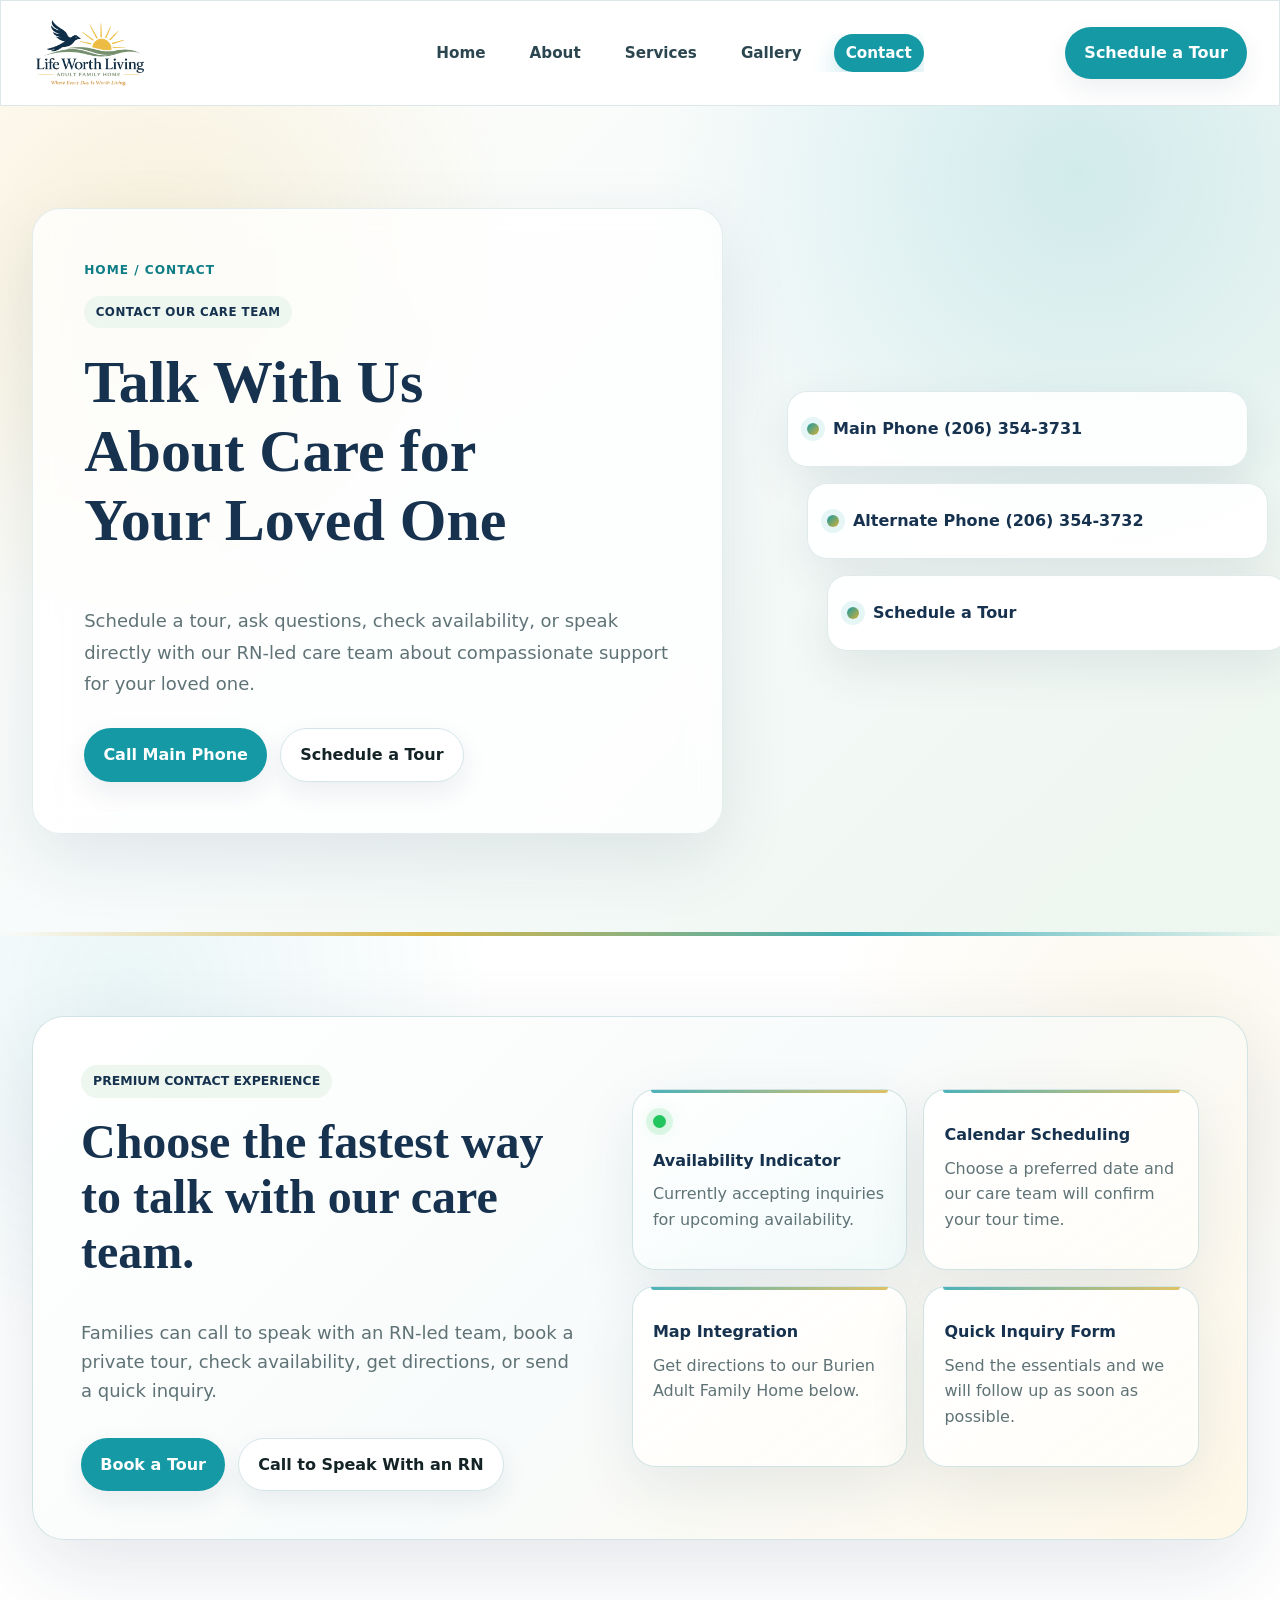
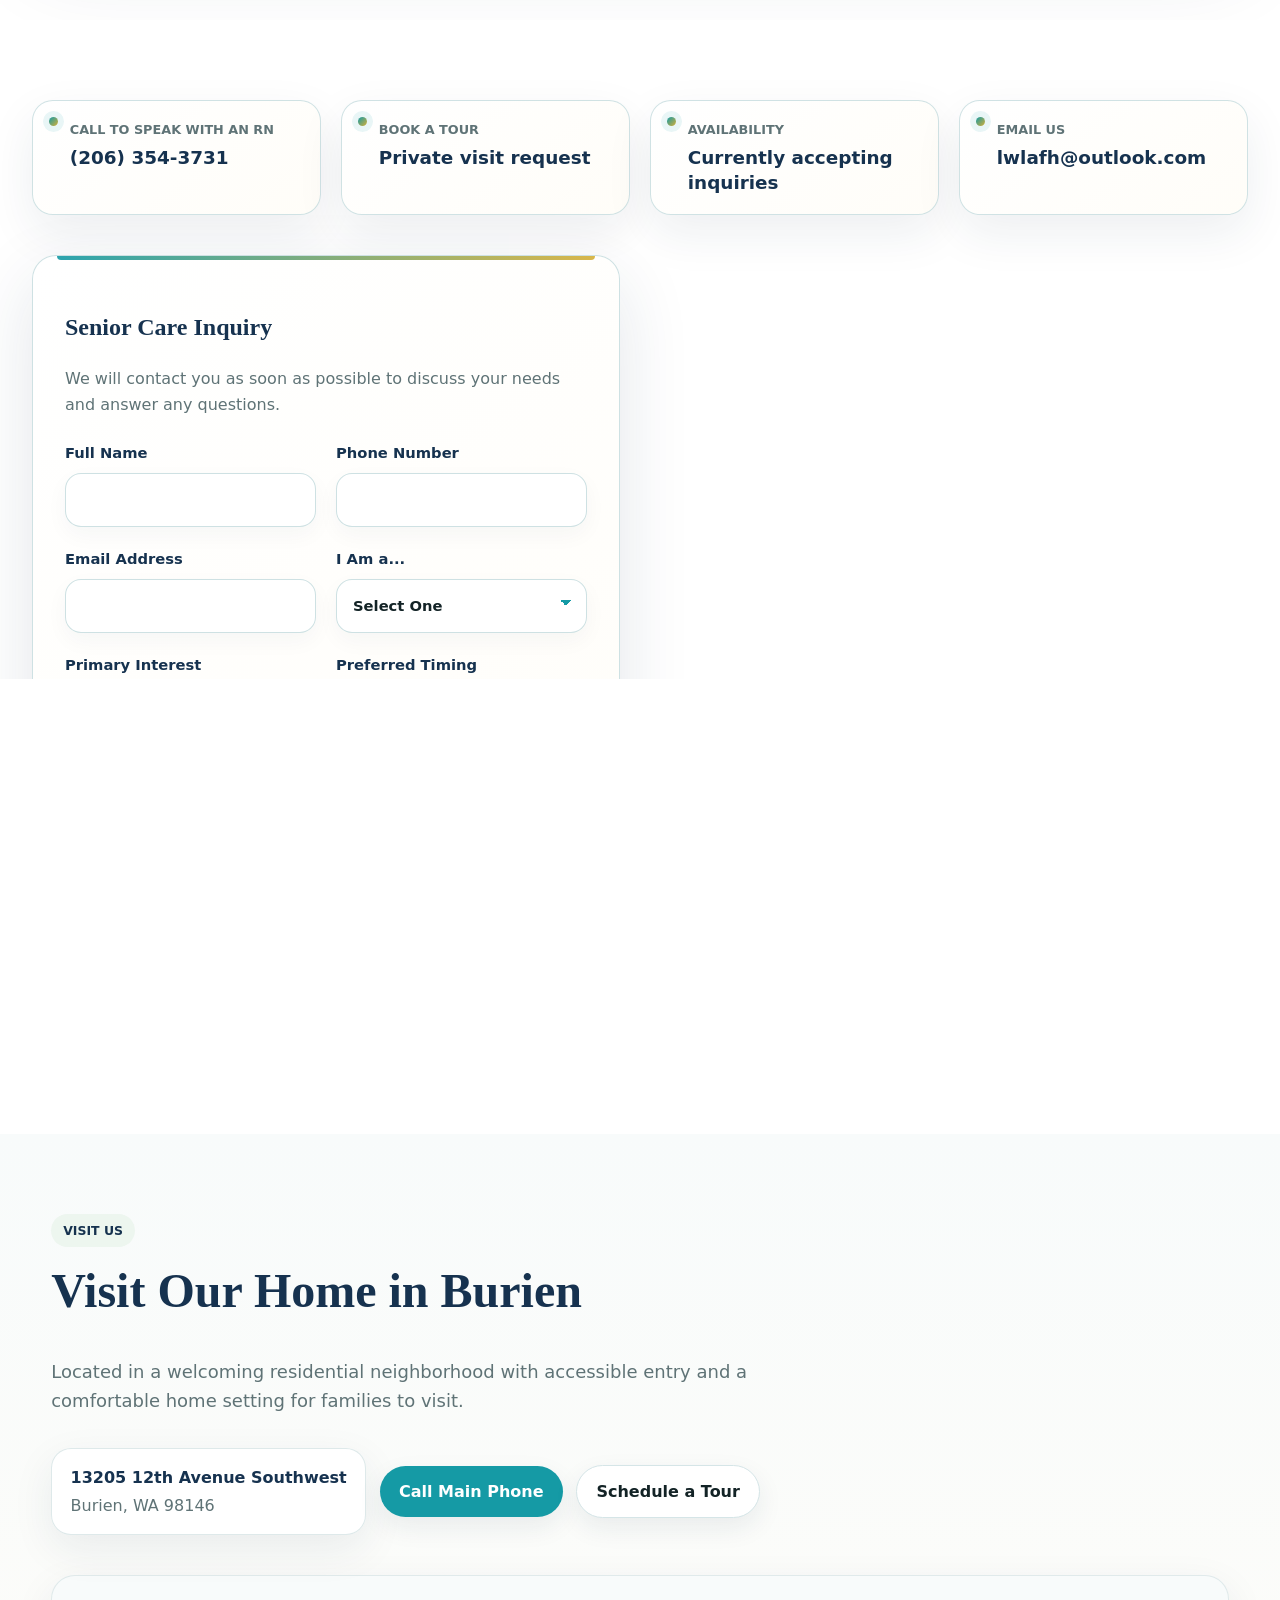
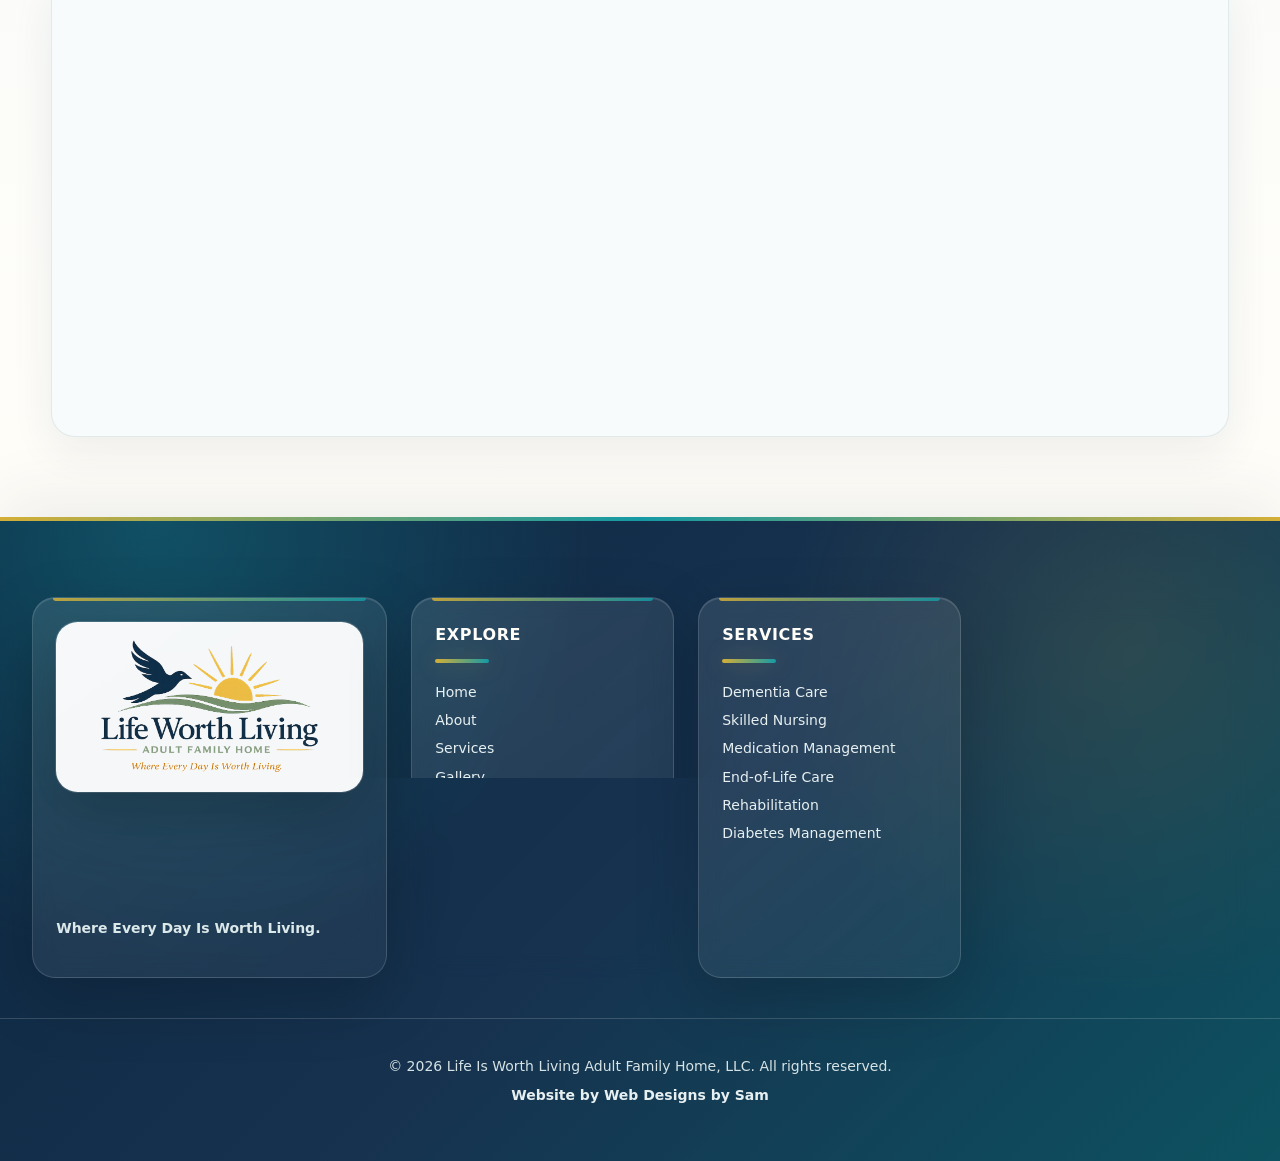
<file: contact/index.html>
<!doctype html>
<html lang="en">
<head>
  <meta charset="utf-8"><meta name="viewport" content="width=device-width, initial-scale=1">
  <title>Contact Life Worth Living | Adult Family Home in Burien</title>
  <meta name="description" content="Contact Life Worth Living Adult Family Home in Burien, WA to ask questions, schedule a tour, or speak with our RN-led care team.">
  <link rel="canonical" href="https://www.lifeworthlivingafh.com/contact/">
  <meta property="og:title" content="Contact Life Worth Living"><meta property="og:description" content="Call, email, or request a tour at Life Worth Living Adult Family Home."><meta property="og:type" content="website"><meta property="og:url" content="https://www.lifeworthlivingafh.com/contact/"><meta property="og:image" content="https://www.lifeworthlivingafh.com/assets/social/og-image.jpg?v=2">
  <meta name="twitter:card" content="summary_large_image">
  <meta name="twitter:image" content="https://www.lifeworthlivingafh.com/assets/social/og-image.jpg?v=2">
  <link rel="icon" type="image/png" href="../favicon.png">
  <link rel="apple-touch-icon" href="../apple-touch-icon.png">
  <link rel="stylesheet" href="../styles.css?v=finalreview2026">
  <script type="application/ld+json">{"@context":"https://schema.org","@type":"NursingHome","name":"Life Is Worth Living Adult Family Home, LLC","description":"RN-owned Adult Family Home in Burien, WA providing compassionate senior care with 15+ years of nursing experience.","address":{"@type":"PostalAddress","streetAddress":"13205 12th Avenue Southwest","addressLocality":"Burien","addressRegion":"WA","postalCode":"98146","addressCountry":"US"},"telephone":["(206) 354-3731","(206) 354-3732"],"email":"lwlafh@outlook.com","url":"https://www.lifeworthlivingafh.com","image":"https://www.lifeworthlivingafh.com/assets/social/og-image.jpg?v=2","openingHours":"Mo-Su 00:00-23:59"}</script>
</head>
<body>
  <!-- Header -->
  <header class="sticky top-0 z-50 bg-white-90 backdrop-blur border site-header" data-mobile-nav>
    <nav class="mx-auto max-w-7xl px-4 sm-px-6 lg-px-8 py-4 flex items-center justify-between gap-4" aria-label="Main navigation">
      <a class="flex items-center gap-3 font-extrabold text-xl text-ink" href="../"><img class="brand-logo brand-logo-horizontal" src="../assets/logo/logo-primary.png" alt="Life Worth Living Adult Family Home logo"></a>
      <div class="flex items-center gap-5 overflow-x-auto mobile-nav desktop-nav"><a class="nav-link" href="../">Home</a><a class="nav-link" href="../about/">About</a><a class="nav-link" href="../services/">Services</a><a class="nav-link" href="../gallery/">Gallery</a><a class="nav-link is-active" href="../contact/" aria-current="page">Contact</a></div>
      <a class="btn btn-primary mobile-full desktop-cta" href="../schedule-tour/">Schedule a Tour</a>
      <button class="mobile-menu-toggle" type="button" aria-label="Open navigation menu" aria-expanded="false" aria-controls="mobile-menu"><span></span><span></span><span></span></button>
    </nav>
    <div class="premium-mobile-menu" id="mobile-menu" hidden><a class="mobile-menu-link" href="../">Home</a><a class="mobile-menu-link" href="../about/">About</a><a class="mobile-menu-link" href="../services/">Services</a><a class="mobile-menu-link" href="../gallery/">Gallery</a><a class="mobile-menu-link is-active" href="../contact/" aria-current="page">Contact</a><a class="mobile-menu-link mobile-menu-cta" href="../schedule-tour/">Schedule a Tour</a><a class="mobile-menu-link mobile-menu-secondary" href="../privacy-policy/">Privacy Policy</a><a class="mobile-menu-link mobile-menu-secondary" href="../terms/">Terms</a></div>
  </header>
  <main>
    <!-- Page Hero -->
    <section class="interior-hero">
      <div class="interior-hero-inner mx-auto max-w-7xl px-4 sm-px-6 lg-px-8">
        <div class="interior-hero-copy">
          <p class="interior-breadcrumb">Home / Contact</p>
          <span class="interior-label">Contact Our Care Team</span>
          <h1 class="mt-5 text-4xl md-text-6xl font-extrabold leading-tight">Talk With Us About Care for Your Loved One</h1>
          <p class="mt-6 text-lg">Schedule a tour, ask questions, check availability, or speak directly with our RN-led care team about compassionate support for your loved one.</p>
          <div class="interior-hero-actions"><a class="btn btn-primary" href="tel:+12063543731">Call Main Phone</a><a class="btn btn-secondary" href="../schedule-tour/">Schedule a Tour</a></div>
        </div>
        <div class="interior-hero-card-stack" aria-label="Page highlights"><article class="interior-stat-card"><span></span><strong>Main Phone (206) 354-3731</strong></article><article class="interior-stat-card"><span></span><strong>Alternate Phone (206) 354-3732</strong></article><article class="interior-stat-card"><span></span><strong>Schedule a Tour</strong></article></div>
      </div>
    </section>
    <!-- Premium Contact Experience -->
    <section class="tour-experience-section py-20 bg-white">
      <div class="mx-auto max-w-7xl px-4 sm-px-6 lg-px-8">
        <div class="tour-command-center">
          <div class="tour-command-copy">
            <span class="section-label">Premium Contact Experience</span>
            <h2 class="mt-4 text-3xl md-text-5xl font-extrabold leading-tight">Choose the fastest way to talk with our care team.</h2>
            <p class="mt-5 text-lg text-muted">Families can call to speak with an RN-led team, book a private tour, check availability, get directions, or send a quick inquiry.</p>
            <div class="tour-command-actions mt-8">
              <a class="btn btn-primary" href="../schedule-tour/">Book a Tour</a>
              <a class="btn btn-secondary" href="tel:+12063543731">Call to Speak With an RN</a>
            </div>
          </div>
          <div class="tour-command-grid" aria-label="Contact options">
            <article class="tour-command-card availability-card"><span class="availability-dot"></span><strong>Availability Indicator</strong><p>Currently accepting inquiries for upcoming availability.</p></article>
            <article class="tour-command-card"><strong>Calendar Scheduling</strong><p>Choose a preferred date and our care team will confirm your tour time.</p></article>
            <article class="tour-command-card"><strong>Map Integration</strong><p>Get directions to our Burien Adult Family Home below.</p></article>
            <article class="tour-command-card"><strong>Quick Inquiry Form</strong><p>Send the essentials and we will follow up as soon as possible.</p></article>
          </div>
        </div>
      </div>
    </section>
    <!-- Contact Form and Info -->
    <section class="py-20 bg-white"><div class="mx-auto max-w-7xl px-4 sm-px-6 lg-px-8"><div class="quick-contact-grid grid md-grid-cols-2 lg-grid-cols-4 gap-5"><a class="quick-contact-card" href="tel:+12063543731"><span>Call to Speak With an RN</span><strong>(206) 354-3731</strong></a><a class="quick-contact-card" href="../schedule-tour/"><span>Book a Tour</span><strong>Private visit request</strong></a><div class="quick-contact-card availability-card"><span>Availability</span><strong>Currently accepting inquiries</strong></div><a class="quick-contact-card" href="mailto:lwlafh@outlook.com"><span>Email Us</span><strong>lwlafh@outlook.com</strong></a></div><div class="mt-10 grid lg-grid-cols-2 gap-10 items-start">
      <!-- TODO: Replace REPLACE_WITH_FORM_ID with the live Formspree form ID before launch. -->
      <form class="care-inquiry-form p-6 sm-p-8 rounded-3xl border shadow-card bg-white" action="https://formspree.io/f/xeewrkrv" method="POST" data-formspree-form autocomplete="off">
        <h2 class="text-2xl font-extrabold">Senior Care Inquiry</h2>
        <p class="mt-2 text-muted">We will contact you as soon as possible to discuss your needs and answer any questions.</p>
        <input type="hidden" name="form_source" value="Contact Page">
        <label class="form-honeypot" aria-hidden="true">Leave this field empty<input type="text" name="_gotcha" tabindex="-1" autocomplete="off"></label>
        <div class="care-inquiry-grid mt-6 grid gap-5">
          <label class="form-field block font-semibold" for="contact-full-name">Full Name<span class="sr-only"> required</span><input class="input mt-2" id="contact-full-name" name="full_name" type="text" autocomplete="name" required></label>
          <label class="form-field block font-semibold" for="contact-phone">Phone Number<span class="sr-only"> required</span><input class="input mt-2" id="contact-phone" name="phone" type="tel" autocomplete="tel" required></label>
          <label class="form-field block font-semibold" for="contact-email">Email Address<span class="sr-only"> required</span><input class="input mt-2" id="contact-email" name="email" type="email" autocomplete="email" required></label>
          <label class="form-field block font-semibold" for="contact-relationship-type">I Am a...<span class="sr-only"> required</span><select class="input mt-2" id="contact-relationship-type" name="relationship_type" required><option value="" disabled selected>Select One</option><option>Family Member</option><option>Power of Attorney</option><option>Referral Agent</option><option>Discharge Planner</option><option>Case Manager</option></select></label>
          <label class="form-field block font-semibold" for="contact-primary-interest">Primary Interest<span class="sr-only"> required</span><select class="input mt-2" id="contact-primary-interest" name="primary_interest" required><option value="" disabled selected>Select One</option><option>Schedule a Private Tour</option><option>Check Room Availability</option><option>Discuss Care Needs</option></select></label>
          <label class="form-field block font-semibold" for="contact-preferred-timing">Preferred Timing<span class="sr-only"> required</span><select class="input mt-2" id="contact-preferred-timing" name="preferred_timing" required><option value="" disabled selected>Select One</option><option>As Soon As Possible</option><option>This Week</option><option>This Month</option><option>Planning Ahead</option></select></label>
          <label class="form-field form-field-wide block font-semibold" for="contact-message">Message<textarea class="input mt-2" id="contact-message" name="message" rows="5" placeholder="Tell us a little about your loved one's care needs or any questions you may have."></textarea></label>
        </div>
        <button class="mt-6 btn btn-primary w-full" type="submit">Send Inquiry</button>
        <p class="form-status mt-4 text-sm font-bold text-teal" role="status" hidden>Thank you for contacting Life Is Worth Living AFH. A member of our care team will reach out shortly.</p>
      </form>
      <aside class="space-y-5">
        <div class="p-8 rounded-3xl bg-gray-50 border"><h2 class="text-2xl font-extrabold">Contact Info</h2><div class="mt-5 space-y-4 text-muted"><p><strong class="text-ink">Main Phone:</strong><br><a href="tel:+12063543731">(206) 354-3731</a><br><strong class="text-ink">Alternate Phone:</strong><br><a href="tel:+12063543732">(206) 354-3732</a></p><p><strong class="text-ink">Fax:</strong> (206) 260-7448</p><p><strong class="text-ink">Email:</strong> <a href="mailto:lwlafh@outlook.com">lwlafh@outlook.com</a></p><p><strong class="text-ink">Address:</strong> 13205 12th Avenue Southwest, Burien, WA 98146</p><p><strong class="text-ink">Tours &amp; Visits:</strong> By Appointment</p></div></div>
      </aside>
    </div></div></section>
    <section class="contact-map-section py-20 bg-gray-50">
      <div class="mx-auto max-w-7xl px-4 sm-px-6 lg-px-8">
        <div class="contact-map-heading">
          <span class="section-label">Visit Us</span>
          <h2 class="mt-4 text-3xl md-text-5xl font-extrabold leading-tight">Visit Our Home in Burien</h2>
          <p class="mt-5 text-lg text-muted">Located in a welcoming residential neighborhood with accessible entry and a comfortable home setting for families to visit.</p>
        </div>
        <div class="contact-map-actions mt-8">
          <div class="contact-map-address"><strong>13205 12th Avenue Southwest</strong><span>Burien, WA 98146</span></div>
          <a class="btn btn-primary" href="tel:+12063543731">Call Main Phone</a>
          <a class="btn btn-secondary" href="../schedule-tour/">Schedule a Tour</a>
        </div>
        <div class="mt-10 rounded-3xl overflow-hidden border shadow-card contact-map contact-map-wide"><iframe title="Google map showing Life Is Worth Living Adult Family Home in Burien, Washington" src="https://www.google.com/maps?q=13205%2012th%20Avenue%20Southwest%2C%20Burien%2C%20WA%2098146&amp;output=embed" loading="eager" referrerpolicy="no-referrer-when-downgrade"></iframe></div>
      </div>
    </section>
  </main>
  <!-- Footer -->
  <footer class="site-footer bg-ink text-white py-12">
    <div class="footer-grid mx-auto max-w-7xl px-4 sm-px-6 lg-px-8 grid md-grid-cols-2 lg-grid-cols-4 gap-8">
      <div class="footer-brand-col">
        <img class="brand-logo brand-logo-footer" src="../assets/logo/logo-primary.png" alt="Life Worth Living Adult Family Home primary logo">
        <p class="mt-4 text-sm text-muted">Where Every Day Is Worth Living.</p>
      </div>
      <div>
        <h2 class="footer-heading">Explore</h2>
        <div class="mt-4 grid gap-2 text-sm"><a class="footer-link" href="../">Home</a><a class="footer-link" href="../about/">About</a><a class="footer-link" href="../services/">Services</a><a class="footer-link" href="../gallery/">Gallery</a><a class="footer-link" href="../contact/">Contact</a><a class="footer-link" href="../schedule-tour/">Schedule a Tour</a><a class="footer-link" href="../privacy-policy/">Privacy Policy</a><a class="footer-link" href="../terms/">Terms</a></div>
      </div>
      <div>
        <h2 class="footer-heading">Services</h2>
        <div class="mt-4 grid gap-2 text-sm"><a class="footer-link" href="../services/">Dementia Care</a><a class="footer-link" href="../services/">Skilled Nursing</a><a class="footer-link" href="../services/">Medication Management</a><a class="footer-link" href="../services/">End-of-Life Care</a><a class="footer-link" href="../services/">Rehabilitation</a><a class="footer-link" href="../services/">Diabetes Management</a></div>
      </div>
      <div>
        <h2 class="footer-heading">Contact</h2>
        <address class="mt-4 text-sm text-muted space-y-3" style="font-style:normal"><p>13205 12th Avenue Southwest<br>Burien, WA 98146</p><p><strong>Main Phone:</strong><br><a class="footer-link" href="tel:+12063543731">(206) 354-3731</a><br><strong>Alternate Phone:</strong><br><a class="footer-link" href="tel:+12063543732">(206) 354-3732</a></p><p><strong>Fax:</strong> (206) 260-7448</p><p><strong>Email:</strong> <a class="footer-link" href="mailto:lwlafh@outlook.com">lwlafh@outlook.com</a></p></address>
      </div>
    </div>
    <div class="footer-bottom mx-auto max-w-7xl px-4 sm-px-6 lg-px-8 pt-8 mt-8 text-center text-sm text-muted"><p>&copy; 2026 Life Is Worth Living Adult Family Home, LLC. All rights reserved.</p><p class="mt-2"><a class="footer-link designer-credit" href="https://www.afhdesignsbysam.com/" target="_blank" rel="noopener">Website by Web Designs by Sam</a></p></div>
  </footer>
  <script src="../assets/js/site.js?v=saas2026" defer></script>
</body>
</html>
</file>
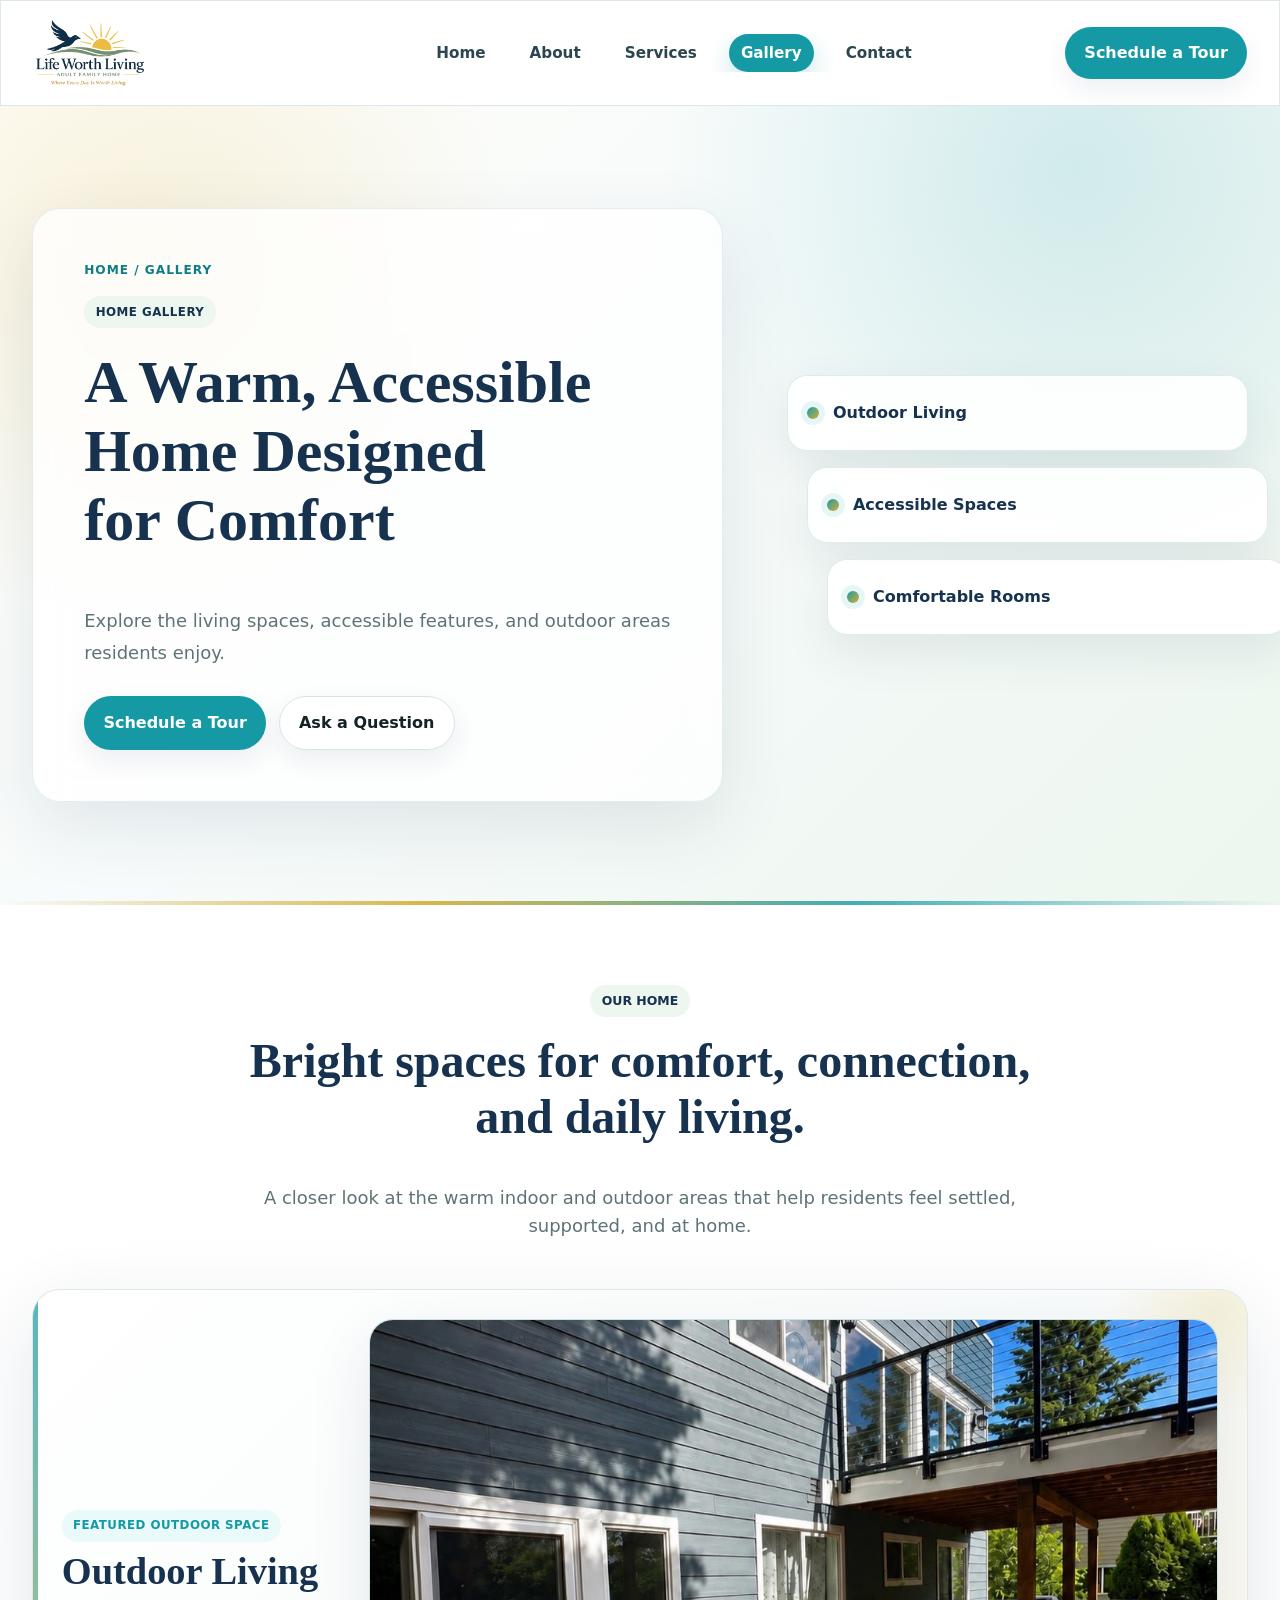
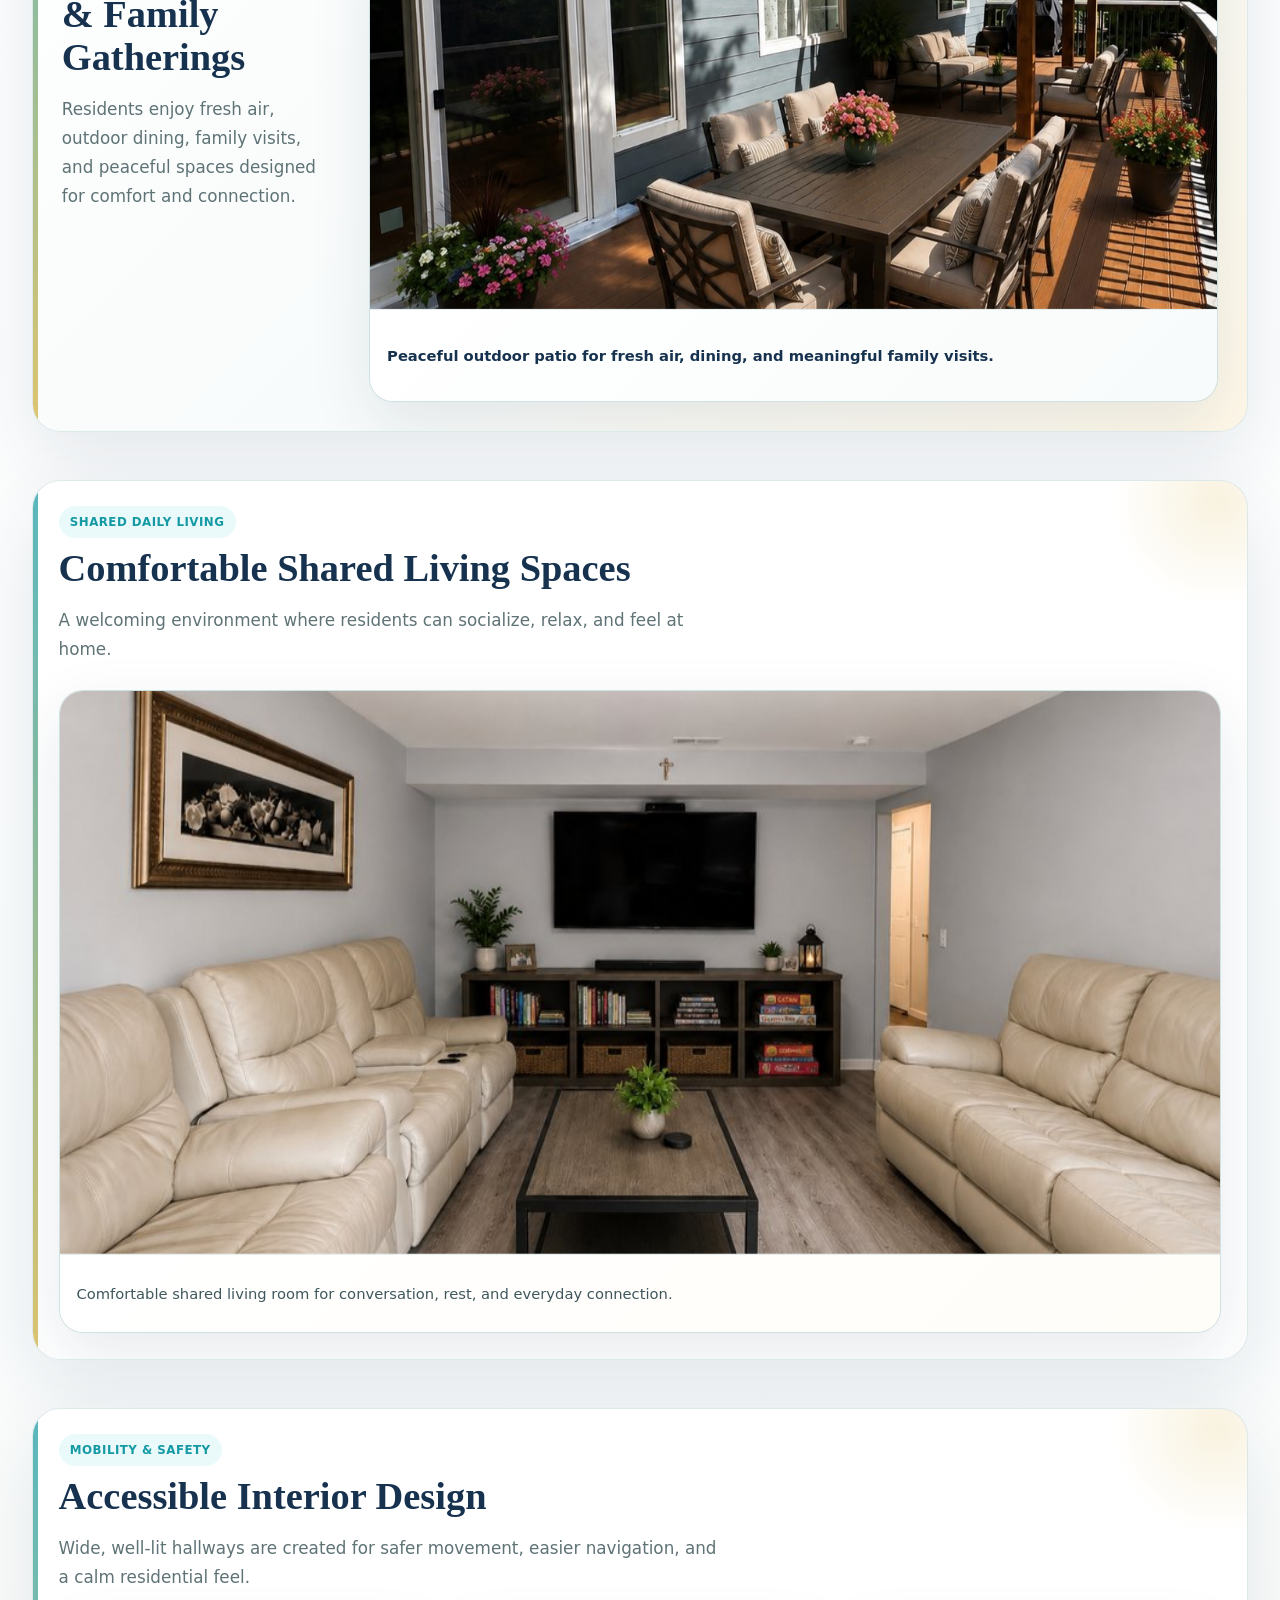
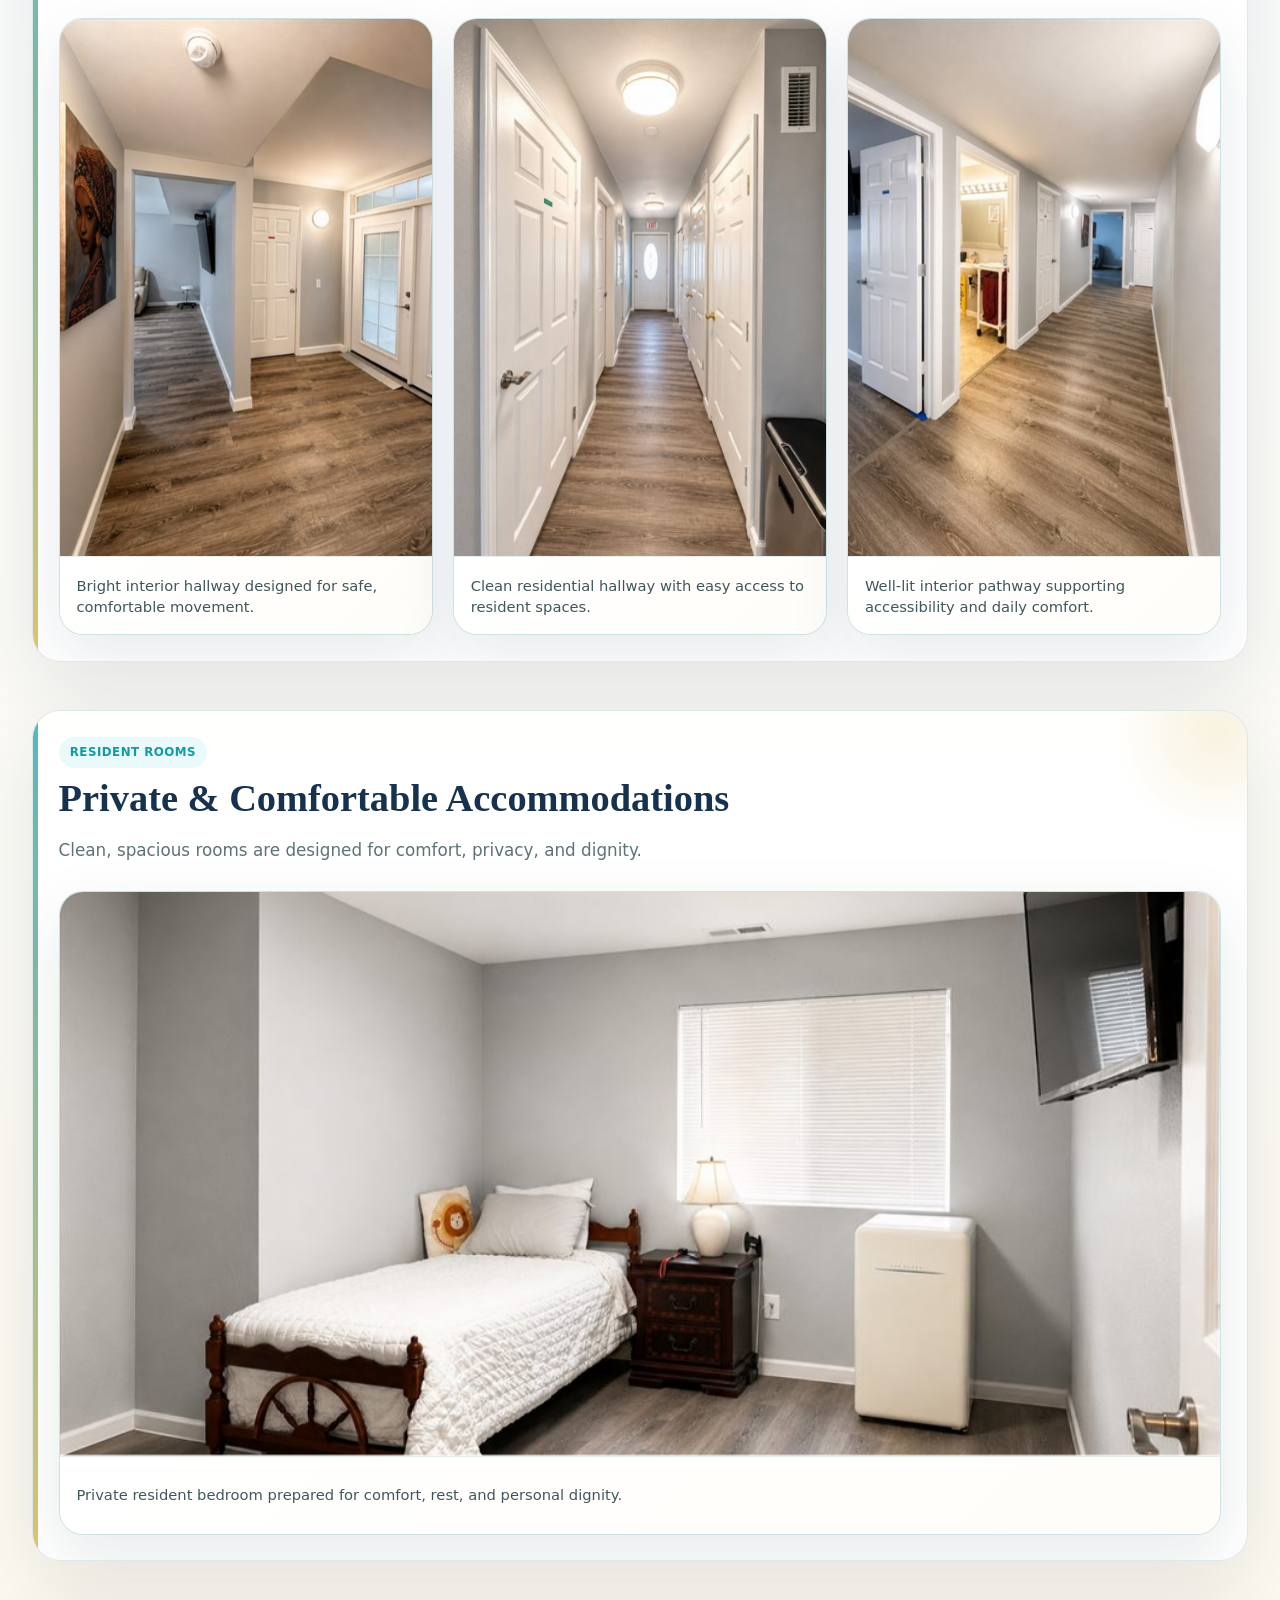
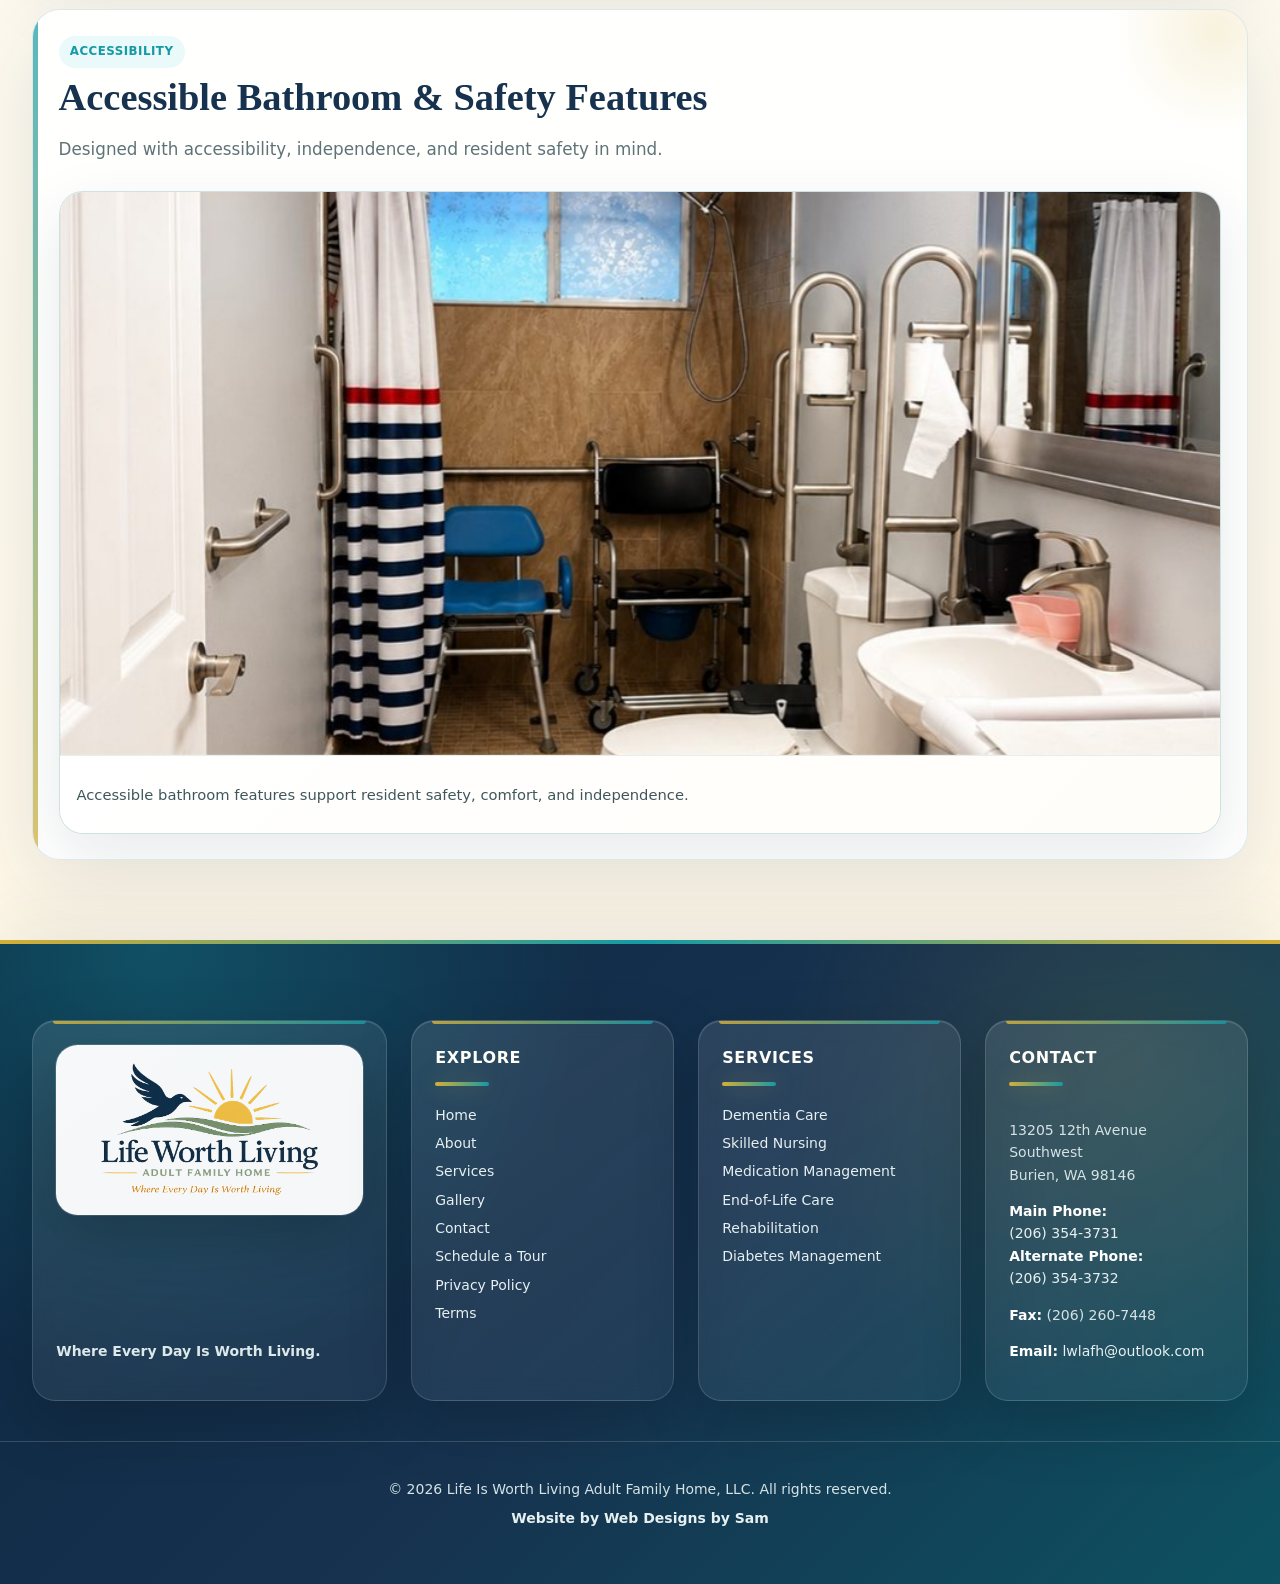
<file: gallery/index.html>
<!doctype html>
<html lang="en">
<head>
  <meta charset="utf-8"><meta name="viewport" content="width=device-width, initial-scale=1">
  <title>Gallery | Life Worth Living Adult Family Home</title>
  <meta name="description" content="View approved photos of Life Worth Living Adult Family Home, including the living room, accessible bathroom, bedroom, hallways, and outdoor deck.">
  <link rel="canonical" href="https://www.lifeworthlivingafh.com/gallery/">
  <meta property="og:title" content="Life Worth Living Gallery"><meta property="og:description" content="Preview the warm home environment at Life Worth Living."><meta property="og:type" content="website"><meta property="og:url" content="https://www.lifeworthlivingafh.com/gallery/"><meta property="og:image" content="https://www.lifeworthlivingafh.com/assets/social/og-image.jpg?v=2">
  <meta name="twitter:card" content="summary_large_image">
  <meta name="twitter:image" content="https://www.lifeworthlivingafh.com/assets/social/og-image.jpg?v=2">
  <link rel="icon" type="image/png" href="../favicon.png">
  <link rel="apple-touch-icon" href="../apple-touch-icon.png">
  <link rel="stylesheet" href="../styles.css?v=finalreview2026">
  <script type="application/ld+json">{"@context":"https://schema.org","@type":"NursingHome","name":"Life Is Worth Living Adult Family Home, LLC","description":"RN-owned Adult Family Home in Burien, WA providing compassionate senior care with 15+ years of nursing experience.","address":{"@type":"PostalAddress","streetAddress":"13205 12th Avenue Southwest","addressLocality":"Burien","addressRegion":"WA","postalCode":"98146","addressCountry":"US"},"telephone":["(206) 354-3731","(206) 354-3732"],"email":"lwlafh@outlook.com","url":"https://www.lifeworthlivingafh.com","image":"https://www.lifeworthlivingafh.com/assets/social/og-image.jpg?v=2","openingHours":"Mo-Su 00:00-23:59"}</script>
</head>
<body>
  <!-- Header -->
  <header class="sticky top-0 z-50 bg-white-90 backdrop-blur border site-header" data-mobile-nav>
    <nav class="mx-auto max-w-7xl px-4 sm-px-6 lg-px-8 py-4 flex items-center justify-between gap-4" aria-label="Main navigation">
      <a class="flex items-center gap-3 font-extrabold text-xl text-ink" href="../"><img class="brand-logo brand-logo-horizontal" src="../assets/logo/logo-primary.png" alt="Life Worth Living Adult Family Home logo"></a>
      <div class="flex items-center gap-5 overflow-x-auto mobile-nav desktop-nav"><a class="nav-link" href="../">Home</a><a class="nav-link" href="../about/">About</a><a class="nav-link" href="../services/">Services</a><a class="nav-link is-active" href="../gallery/" aria-current="page">Gallery</a><a class="nav-link" href="../contact/">Contact</a></div>
      <a class="btn btn-primary mobile-full desktop-cta" href="../schedule-tour/">Schedule a Tour</a>
      <button class="mobile-menu-toggle" type="button" aria-label="Open navigation menu" aria-expanded="false" aria-controls="mobile-menu"><span></span><span></span><span></span></button>
    </nav>
    <div class="premium-mobile-menu" id="mobile-menu" hidden><a class="mobile-menu-link" href="../">Home</a><a class="mobile-menu-link" href="../about/">About</a><a class="mobile-menu-link" href="../services/">Services</a><a class="mobile-menu-link is-active" href="../gallery/" aria-current="page">Gallery</a><a class="mobile-menu-link" href="../contact/">Contact</a><a class="mobile-menu-link mobile-menu-cta" href="../schedule-tour/">Schedule a Tour</a><a class="mobile-menu-link mobile-menu-secondary" href="../privacy-policy/">Privacy Policy</a><a class="mobile-menu-link mobile-menu-secondary" href="../terms/">Terms</a></div>
  </header>
  <main>
    <!-- Page Hero -->
    <section class="interior-hero">
      <div class="interior-hero-inner mx-auto max-w-7xl px-4 sm-px-6 lg-px-8">
        <div class="interior-hero-copy">
          <p class="interior-breadcrumb">Home / Gallery</p>
          <span class="interior-label">Home Gallery</span>
          <h1 class="mt-5 text-4xl md-text-6xl font-extrabold leading-tight">A Warm, Accessible Home Designed for Comfort</h1>
          <p class="mt-6 text-lg">Explore the living spaces, accessible features, and outdoor areas residents enjoy.</p>
          <div class="interior-hero-actions"><a class="btn btn-primary" href="../schedule-tour/">Schedule a Tour</a><a class="btn btn-secondary" href="../contact/">Ask a Question</a></div>
        </div>
        <div class="interior-hero-card-stack" aria-label="Page highlights"><article class="interior-stat-card"><span></span><strong>Outdoor Living</strong></article><article class="interior-stat-card"><span></span><strong>Accessible Spaces</strong></article><article class="interior-stat-card"><span></span><strong>Comfortable Rooms</strong></article></div>
      </div>
    </section>
    <!-- Warm Lifestyle Gallery -->
    <section class="warm-gallery py-20 bg-white">
      <div class="mx-auto max-w-7xl px-4 sm-px-6 lg-px-8">
        <div class="warm-gallery-intro text-center mx-auto">
          <span class="section-label">Our Home</span>
          <h2 class="mt-4 text-3xl md-text-5xl font-extrabold leading-tight">Bright spaces for comfort, connection, and daily living.</h2>
          <p class="mt-5 text-lg text-muted">A closer look at the warm indoor and outdoor areas that help residents feel settled, supported, and at home.</p>
        </div>

        <section class="gallery-story gallery-story-feature mt-12">
          <div class="gallery-story-copy">
            <span class="gallery-story-kicker">Featured Outdoor Space</span>
            <h2>Outdoor Living &amp; Family Gatherings</h2>
            <p>Residents enjoy fresh air, outdoor dining, family visits, and peaceful spaces designed for comfort and connection.</p>
          </div>
          <figure class="warm-gallery-card warm-gallery-feature hover-zoom">
            <picture><source srcset="../assets/images/deck-patio-480.jpg 480w, ../assets/images/deck-patio-960.jpg 960w, ../assets/images/deck-patio-1440.jpg 1440w" sizes="(max-width: 767px) 92vw, 80vw"><img class="w-full object-cover transition" src="../assets/images/deck-patio.jpg" alt="Outdoor deck and patio seating area for resident relaxation and family visits at Life Worth Living Adult Family Home" width="1086" height="1448" loading="lazy" decoding="async"></picture>
            <figcaption>Peaceful outdoor patio for fresh air, dining, and meaningful family visits.</figcaption>
          </figure>
        </section>

        <section class="gallery-story mt-12">
          <div class="gallery-story-copy">
            <span class="gallery-story-kicker">Shared Daily Living</span>
            <h2>Comfortable Shared Living Spaces</h2>
            <p>A welcoming environment where residents can socialize, relax, and feel at home.</p>
          </div>
          <div class="warm-gallery-grid single">
            <figure class="warm-gallery-card hover-zoom">
              <picture><source srcset="../assets/images/living-room-new-480.jpg 480w, ../assets/images/living-room-new-960.jpg 960w, ../assets/images/living-room-new-1440.jpg 1440w" sizes="(max-width: 767px) 92vw, 58vw"><img class="w-full object-cover transition" src="../assets/images/living-room-new.jpg" alt="Comfortable shared living room with seating at Life Worth Living Adult Family Home" width="1448" height="1086" loading="lazy" decoding="async"></picture>
              <figcaption>Comfortable shared living room for conversation, rest, and everyday connection.</figcaption>
            </figure>
          </div>
        </section>

        <section class="gallery-story mt-12">
          <div class="gallery-story-copy">
            <span class="gallery-story-kicker">Mobility &amp; Safety</span>
            <h2>Accessible Interior Design</h2>
            <p>Wide, well-lit hallways are created for safer movement, easier navigation, and a calm residential feel.</p>
          </div>
          <div class="warm-gallery-grid">
            <figure class="warm-gallery-card hover-zoom">
              <picture><source srcset="../assets/images/hallway-1-480.jpg 480w, ../assets/images/hallway-1-960.jpg 960w, ../assets/images/hallway-1-1440.jpg 1440w" sizes="(max-width: 767px) 92vw, 31vw"><img class="w-full object-cover transition" src="../assets/images/hallway-1.jpg" alt="Bright accessible residential hallway at Life Worth Living Adult Family Home" width="1086" height="1448" loading="lazy" decoding="async"></picture>
              <figcaption>Bright interior hallway designed for safe, comfortable movement.</figcaption>
            </figure>
            <figure class="warm-gallery-card hover-zoom">
              <picture><source srcset="../assets/images/hallway-2-480.jpg 480w, ../assets/images/hallway-2-960.jpg 960w, ../assets/images/hallway-2-1440.jpg 1440w" sizes="(max-width: 767px) 92vw, 31vw"><img class="w-full object-cover transition" src="../assets/images/hallway-2.jpg" alt="Clean accessible interior hallway with room access at Life Worth Living Adult Family Home" width="1086" height="1448" loading="lazy" decoding="async"></picture>
              <figcaption>Clean residential hallway with easy access to resident spaces.</figcaption>
            </figure>
            <figure class="warm-gallery-card hover-zoom">
              <picture><source srcset="../assets/images/hallway-3-480.jpg 480w, ../assets/images/hallway-3-960.jpg 960w, ../assets/images/hallway-3-1440.jpg 1440w" sizes="(max-width: 767px) 92vw, 31vw"><img class="w-full object-cover transition" src="../assets/images/hallway-3.jpg" alt="Well-lit accessible hallway inside Life Worth Living Adult Family Home" width="1086" height="1448" loading="lazy" decoding="async"></picture>
              <figcaption>Well-lit interior pathway supporting accessibility and daily comfort.</figcaption>
            </figure>
          </div>
        </section>

        <section class="gallery-story mt-12">
          <div class="gallery-story-copy">
            <span class="gallery-story-kicker">Resident Rooms</span>
            <h2>Private &amp; Comfortable Accommodations</h2>
            <p>Clean, spacious rooms are designed for comfort, privacy, and dignity.</p>
          </div>
          <div class="warm-gallery-grid single">
            <figure class="warm-gallery-card hover-zoom">
              <picture><source srcset="../assets/images/bedroom-480.jpg 480w, ../assets/images/bedroom-960.jpg 960w, ../assets/images/bedroom-1440.jpg 1440w" sizes="(max-width: 767px) 92vw, 58vw"><img class="w-full object-cover transition" src="../assets/images/bedroom.jpg" alt="Private bedroom prepared for a resident at Life Worth Living Adult Family Home" width="1448" height="1086" loading="lazy" decoding="async"></picture>
              <figcaption>Private resident bedroom prepared for comfort, rest, and personal dignity.</figcaption>
            </figure>
          </div>
        </section>

        <section class="gallery-story mt-12">
          <div class="gallery-story-copy">
            <span class="gallery-story-kicker">Accessibility</span>
            <h2>Accessible Bathroom &amp; Safety Features</h2>
            <p>Designed with accessibility, independence, and resident safety in mind.</p>
          </div>
          <div class="warm-gallery-grid single">
            <figure class="warm-gallery-card hover-zoom">
              <picture><source srcset="../assets/images/accessible-bathroom-480.jpg 480w, ../assets/images/accessible-bathroom-960.jpg 960w, ../assets/images/accessible-bathroom-1440.jpg 1440w" sizes="(max-width: 767px) 92vw, 58vw"><img class="w-full object-cover transition" src="../assets/images/accessible-bathroom.jpg" alt="Accessible bathroom with safety features at Life Worth Living Adult Family Home" width="1086" height="1448" loading="lazy" decoding="async"></picture>
              <figcaption>Accessible bathroom features support resident safety, comfort, and independence.</figcaption>
            </figure>
          </div>
        </section>
      </div>
    </section>
  </main>
  <!-- Footer -->
  <footer class="site-footer bg-ink text-white py-12">
    <div class="footer-grid mx-auto max-w-7xl px-4 sm-px-6 lg-px-8 grid md-grid-cols-2 lg-grid-cols-4 gap-8">
      <div class="footer-brand-col">
        <img class="brand-logo brand-logo-footer" src="../assets/logo/logo-primary.png" alt="Life Worth Living Adult Family Home primary logo">
        <p class="mt-4 text-sm text-muted">Where Every Day Is Worth Living.</p>
      </div>
      <div>
        <h2 class="footer-heading">Explore</h2>
        <div class="mt-4 grid gap-2 text-sm"><a class="footer-link" href="../">Home</a><a class="footer-link" href="../about/">About</a><a class="footer-link" href="../services/">Services</a><a class="footer-link" href="../gallery/">Gallery</a><a class="footer-link" href="../contact/">Contact</a><a class="footer-link" href="../schedule-tour/">Schedule a Tour</a><a class="footer-link" href="../privacy-policy/">Privacy Policy</a><a class="footer-link" href="../terms/">Terms</a></div>
      </div>
      <div>
        <h2 class="footer-heading">Services</h2>
        <div class="mt-4 grid gap-2 text-sm"><a class="footer-link" href="../services/">Dementia Care</a><a class="footer-link" href="../services/">Skilled Nursing</a><a class="footer-link" href="../services/">Medication Management</a><a class="footer-link" href="../services/">End-of-Life Care</a><a class="footer-link" href="../services/">Rehabilitation</a><a class="footer-link" href="../services/">Diabetes Management</a></div>
      </div>
      <div>
        <h2 class="footer-heading">Contact</h2>
        <address class="mt-4 text-sm text-muted space-y-3" style="font-style:normal"><p>13205 12th Avenue Southwest<br>Burien, WA 98146</p><p><strong>Main Phone:</strong><br><a class="footer-link" href="tel:+12063543731">(206) 354-3731</a><br><strong>Alternate Phone:</strong><br><a class="footer-link" href="tel:+12063543732">(206) 354-3732</a></p><p><strong>Fax:</strong> (206) 260-7448</p><p><strong>Email:</strong> <a class="footer-link" href="mailto:lwlafh@outlook.com">lwlafh@outlook.com</a></p></address>
      </div>
    </div>
    <div class="footer-bottom mx-auto max-w-7xl px-4 sm-px-6 lg-px-8 pt-8 mt-8 text-center text-sm text-muted"><p>&copy; 2026 Life Is Worth Living Adult Family Home, LLC. All rights reserved.</p><p class="mt-2"><a class="footer-link designer-credit" href="https://www.afhdesignsbysam.com/" target="_blank" rel="noopener">Website by Web Designs by Sam</a></p></div>
  </footer>
  <script src="../assets/js/site.js?v=saas2026" defer></script>
</body>
</html>
</file>
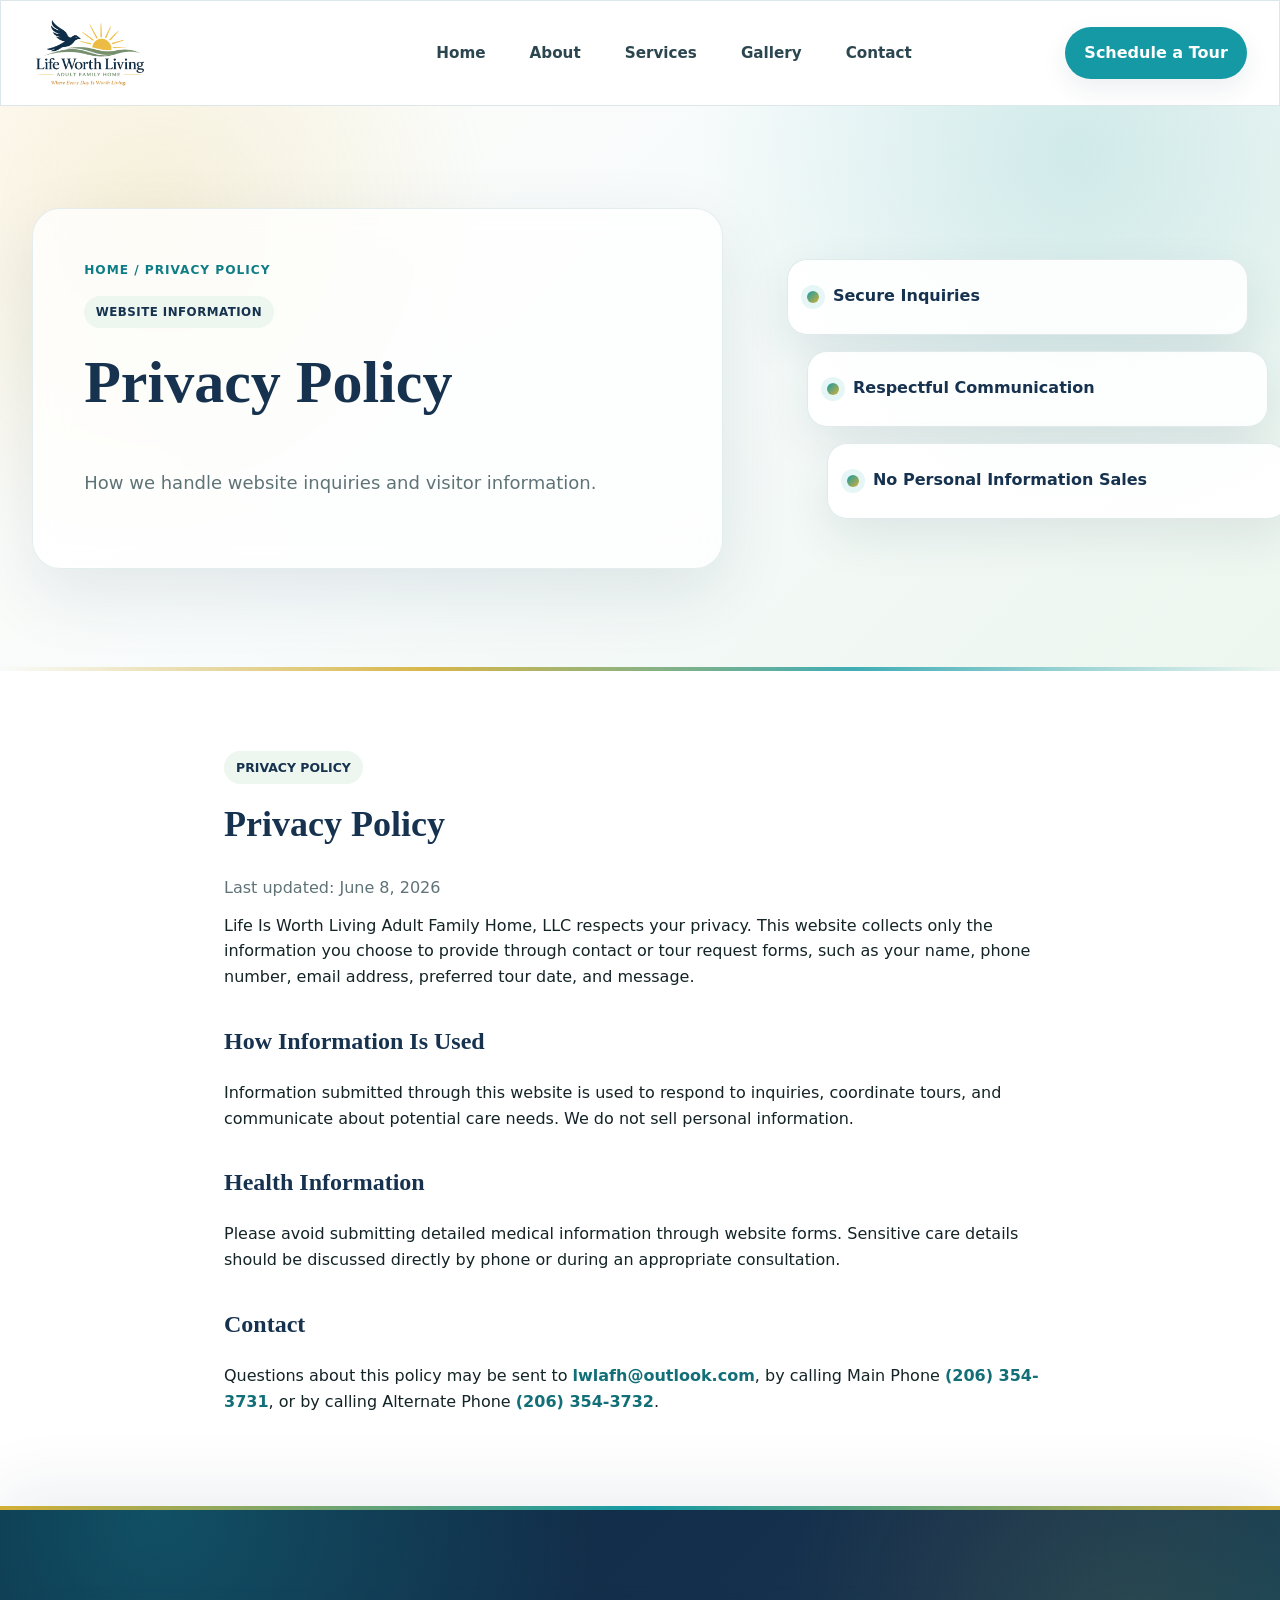
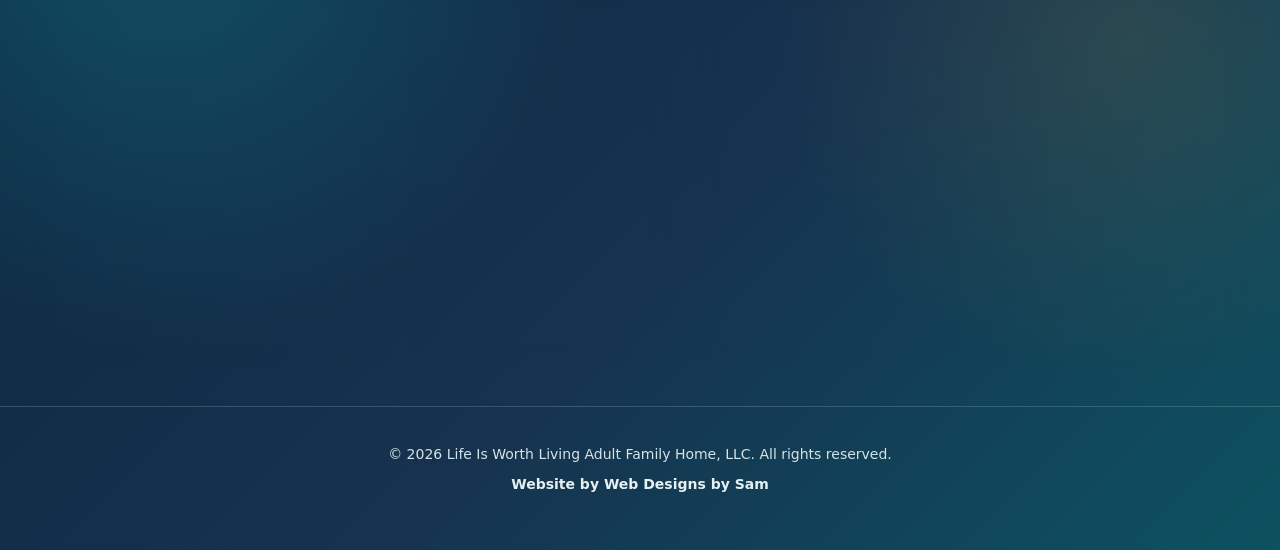
<file: privacy-policy/index.html>
<!doctype html>
<html lang="en">
<head>
  <meta charset="utf-8"><meta name="viewport" content="width=device-width, initial-scale=1">
  <title>Privacy Policy | Life Worth Living</title>
  <meta name="description" content="Read the privacy policy for Life Worth Living Adult Family Home, LLC.">
  <link rel="canonical" href="https://www.lifeworthlivingafh.com/privacy-policy/">
  <meta property="og:title" content="Privacy Policy | Life Worth Living"><meta property="og:description" content="Privacy practices for Life Worth Living Adult Family Home."><meta property="og:type" content="website"><meta property="og:url" content="https://www.lifeworthlivingafh.com/privacy-policy/"><meta property="og:image" content="https://www.lifeworthlivingafh.com/assets/social/og-image.jpg?v=2">
  <meta name="twitter:card" content="summary_large_image">
  <meta name="twitter:image" content="https://www.lifeworthlivingafh.com/assets/social/og-image.jpg?v=2">
  <link rel="icon" type="image/png" href="../favicon.png">
  <link rel="apple-touch-icon" href="../apple-touch-icon.png">
  <link rel="stylesheet" href="../styles.css?v=finalreview2026">
  <script type="application/ld+json">{"@context":"https://schema.org","@type":"NursingHome","name":"Life Is Worth Living Adult Family Home, LLC","description":"RN-owned Adult Family Home in Burien, WA providing compassionate senior care with 15+ years of nursing experience.","address":{"@type":"PostalAddress","streetAddress":"13205 12th Avenue Southwest","addressLocality":"Burien","addressRegion":"WA","postalCode":"98146","addressCountry":"US"},"telephone":["(206) 354-3731","(206) 354-3732"],"email":"lwlafh@outlook.com","url":"https://www.lifeworthlivingafh.com","image":"https://www.lifeworthlivingafh.com/assets/social/og-image.jpg?v=2","openingHours":"Mo-Su 00:00-23:59"}</script>
</head>
<body>
  <!-- Header -->
  <header class="sticky top-0 z-50 bg-white-90 backdrop-blur border site-header" data-mobile-nav>
    <nav class="mx-auto max-w-7xl px-4 sm-px-6 lg-px-8 py-4 flex items-center justify-between gap-4" aria-label="Main navigation">
      <a class="flex items-center gap-3 font-extrabold text-xl text-ink" href="../"><img class="brand-logo brand-logo-horizontal" src="../assets/logo/logo-primary.png" alt="Life Worth Living Adult Family Home logo"></a>
      <div class="flex items-center gap-5 overflow-x-auto mobile-nav desktop-nav"><a class="nav-link" href="../">Home</a><a class="nav-link" href="../about/">About</a><a class="nav-link" href="../services/">Services</a><a class="nav-link" href="../gallery/">Gallery</a><a class="nav-link" href="../contact/">Contact</a></div>
      <a class="btn btn-primary mobile-full desktop-cta" href="../schedule-tour/">Schedule a Tour</a>
      <button class="mobile-menu-toggle" type="button" aria-label="Open navigation menu" aria-expanded="false" aria-controls="mobile-menu"><span></span><span></span><span></span></button>
    </nav>
    <div class="premium-mobile-menu" id="mobile-menu" hidden><a class="mobile-menu-link" href="../">Home</a><a class="mobile-menu-link" href="../about/">About</a><a class="mobile-menu-link" href="../services/">Services</a><a class="mobile-menu-link" href="../gallery/">Gallery</a><a class="mobile-menu-link" href="../contact/">Contact</a><a class="mobile-menu-link mobile-menu-cta" href="../schedule-tour/">Schedule a Tour</a><a class="mobile-menu-link mobile-menu-secondary is-active" href="../privacy-policy/" aria-current="page">Privacy Policy</a><a class="mobile-menu-link mobile-menu-secondary" href="../terms/">Terms</a></div>
  </header>
  <main>
    <section class="interior-hero">
      <div class="interior-hero-inner mx-auto max-w-7xl px-4 sm-px-6 lg-px-8">
        <div class="interior-hero-copy">
          <p class="interior-breadcrumb">Home / Privacy Policy</p>
          <span class="interior-label">Website Information</span>
          <h1 class="mt-5 text-4xl md-text-6xl font-extrabold leading-tight">Privacy Policy</h1>
          <p class="mt-6 text-lg">How we handle website inquiries and visitor information.</p>
        </div>
        <div class="interior-hero-card-stack" aria-label="Page highlights"><article class="interior-stat-card"><span></span><strong>Secure Inquiries</strong></article><article class="interior-stat-card"><span></span><strong>Respectful Communication</strong></article><article class="interior-stat-card"><span></span><strong>No Personal Information Sales</strong></article></div>
      </div>
    </section>
    <article class="py-20 bg-white mx-auto max-w-4xl px-4 sm-px-6 lg-px-8 prose"><span class="section-label">Privacy Policy</span><h1 class="mt-5 text-4xl font-extrabold leading-tight">Privacy Policy</h1><p class="text-muted">Last updated: June 8, 2026</p><p>Life Is Worth Living Adult Family Home, LLC respects your privacy. This website collects only the information you choose to provide through contact or tour request forms, such as your name, phone number, email address, preferred tour date, and message.</p><h2 class="text-2xl font-bold mt-8">How Information Is Used</h2><p>Information submitted through this website is used to respond to inquiries, coordinate tours, and communicate about potential care needs. We do not sell personal information.</p><h2 class="text-2xl font-bold mt-8">Health Information</h2><p>Please avoid submitting detailed medical information through website forms. Sensitive care details should be discussed directly by phone or during an appropriate consultation.</p><h2 class="text-2xl font-bold mt-8">Contact</h2><p>Questions about this policy may be sent to <a class="text-teal font-bold" href="mailto:lwlafh@outlook.com">lwlafh@outlook.com</a>, by calling Main Phone <a class="text-teal font-bold" href="tel:+12063543731">(206) 354-3731</a>, or by calling Alternate Phone <a class="text-teal font-bold" href="tel:+12063543732">(206) 354-3732</a>.</p></article>
  </main>
  <!-- Footer -->
  <footer class="site-footer bg-ink text-white py-12">
    <div class="footer-grid mx-auto max-w-7xl px-4 sm-px-6 lg-px-8 grid md-grid-cols-2 lg-grid-cols-4 gap-8">
      <div class="footer-brand-col">
        <img class="brand-logo brand-logo-footer" src="../assets/logo/logo-primary.png" alt="Life Worth Living Adult Family Home primary logo">
        <p class="mt-4 text-sm text-muted">Where Every Day Is Worth Living.</p>
      </div>
      <div>
        <h2 class="footer-heading">Explore</h2>
        <div class="mt-4 grid gap-2 text-sm"><a class="footer-link" href="../">Home</a><a class="footer-link" href="../about/">About</a><a class="footer-link" href="../services/">Services</a><a class="footer-link" href="../gallery/">Gallery</a><a class="footer-link" href="../contact/">Contact</a><a class="footer-link" href="../schedule-tour/">Schedule a Tour</a><a class="footer-link is-active" href="../privacy-policy/" aria-current="page">Privacy Policy</a><a class="footer-link" href="../terms/">Terms</a></div>
      </div>
      <div>
        <h2 class="footer-heading">Services</h2>
        <div class="mt-4 grid gap-2 text-sm"><a class="footer-link" href="../services/">Dementia Care</a><a class="footer-link" href="../services/">Skilled Nursing</a><a class="footer-link" href="../services/">Medication Management</a><a class="footer-link" href="../services/">End-of-Life Care</a><a class="footer-link" href="../services/">Rehabilitation</a><a class="footer-link" href="../services/">Diabetes Management</a></div>
      </div>
      <div>
        <h2 class="footer-heading">Contact</h2>
        <address class="mt-4 text-sm text-muted space-y-3" style="font-style:normal"><p>13205 12th Avenue Southwest<br>Burien, WA 98146</p><p><strong>Main Phone:</strong><br><a class="footer-link" href="tel:+12063543731">(206) 354-3731</a><br><strong>Alternate Phone:</strong><br><a class="footer-link" href="tel:+12063543732">(206) 354-3732</a></p><p><strong>Fax:</strong> (206) 260-7448</p><p><strong>Email:</strong> <a class="footer-link" href="mailto:lwlafh@outlook.com">lwlafh@outlook.com</a></p></address>
      </div>
    </div>
    <div class="footer-bottom mx-auto max-w-7xl px-4 sm-px-6 lg-px-8 pt-8 mt-8 text-center text-sm text-muted"><p>&copy; 2026 Life Is Worth Living Adult Family Home, LLC. All rights reserved.</p><p class="mt-2"><a class="footer-link designer-credit" href="https://www.afhdesignsbysam.com/" target="_blank" rel="noopener">Website by Web Designs by Sam</a></p></div>
  </footer>
  <script src="../assets/js/site.js?v=saas2026" defer></script>
</body>
</html>
</file>
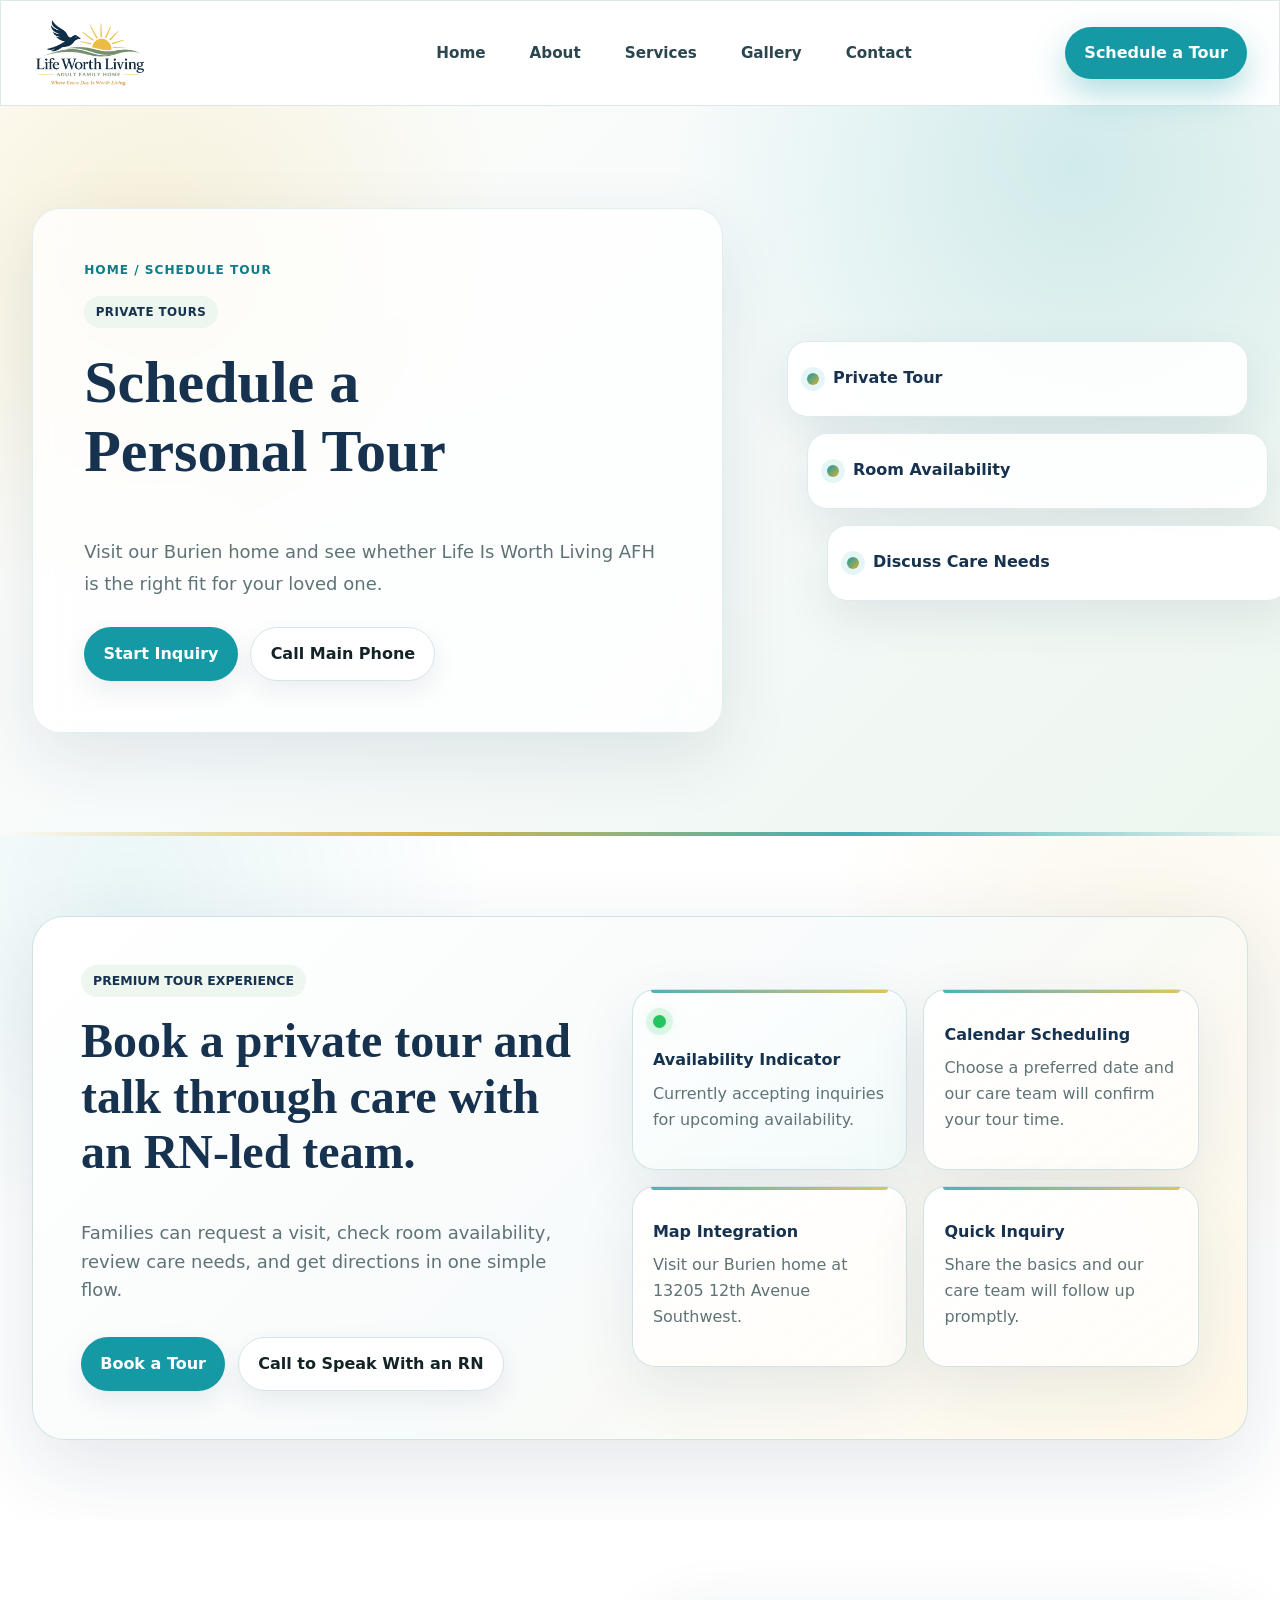
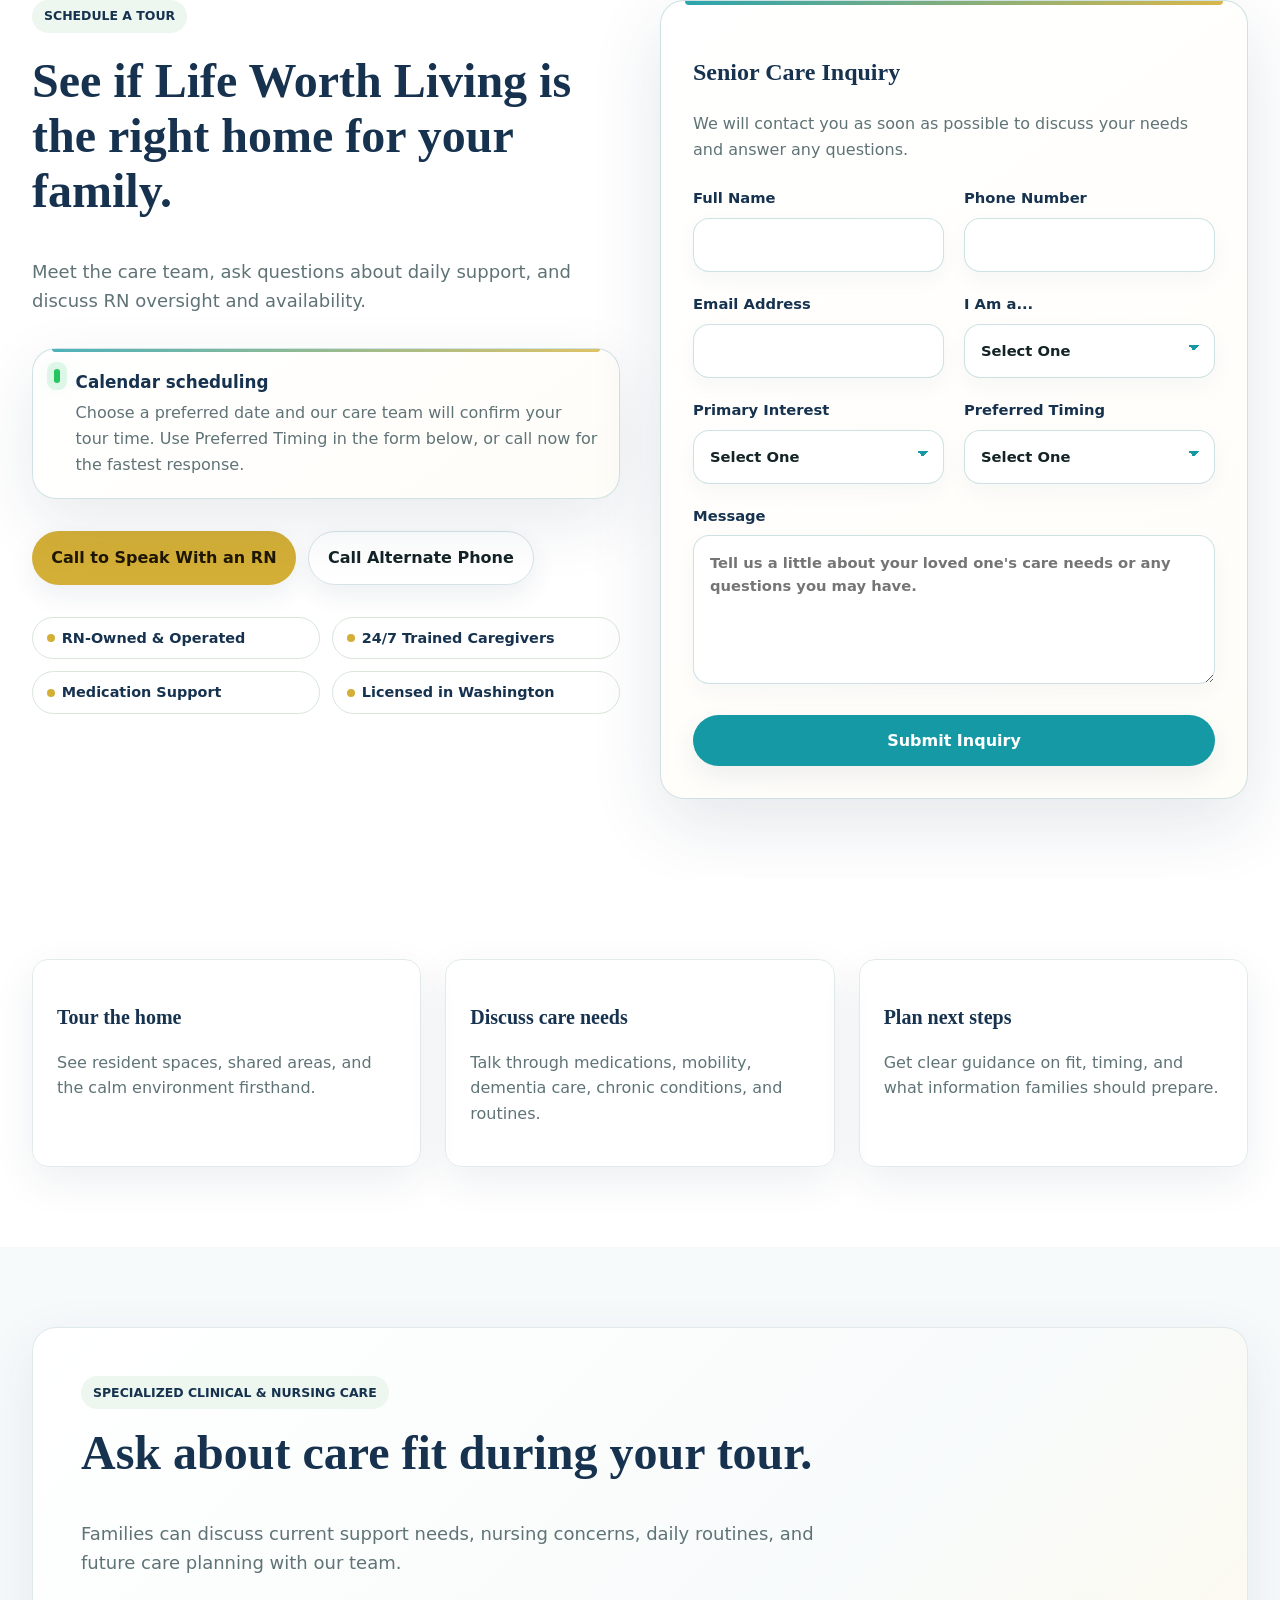
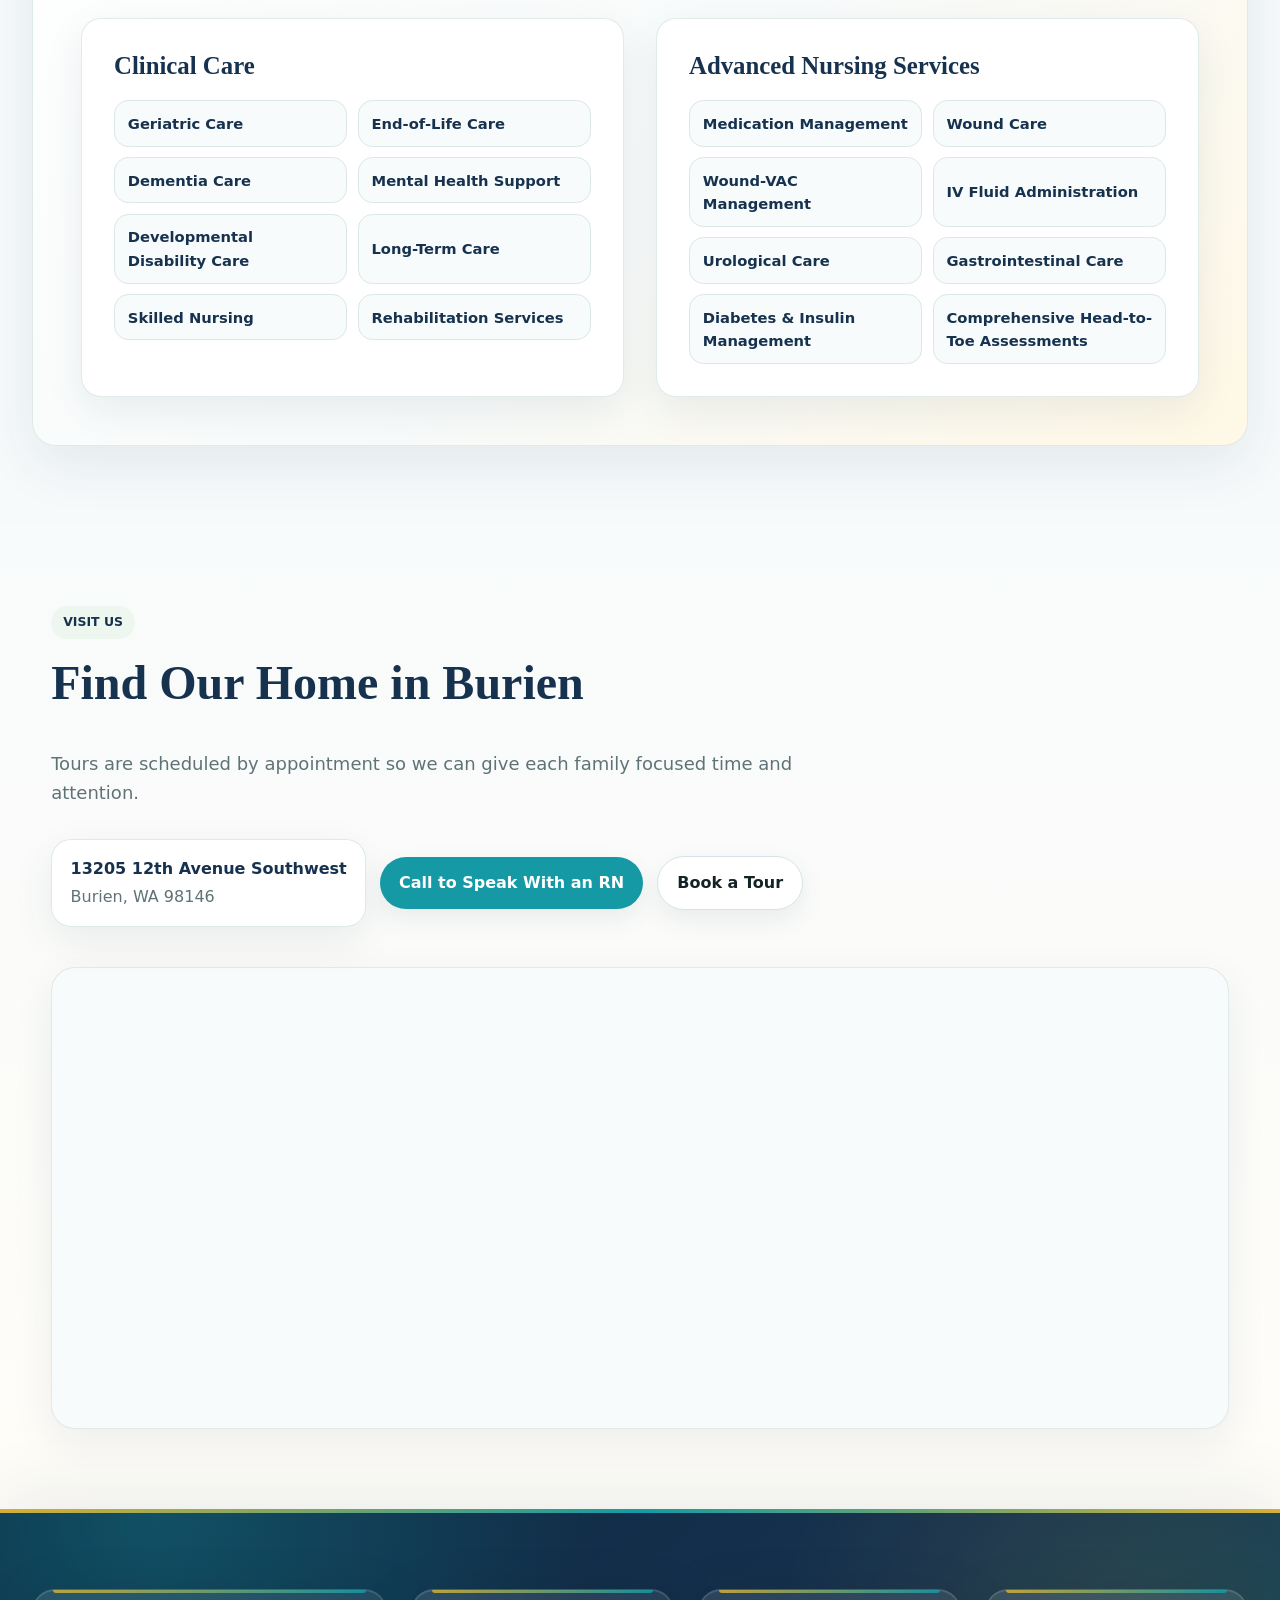
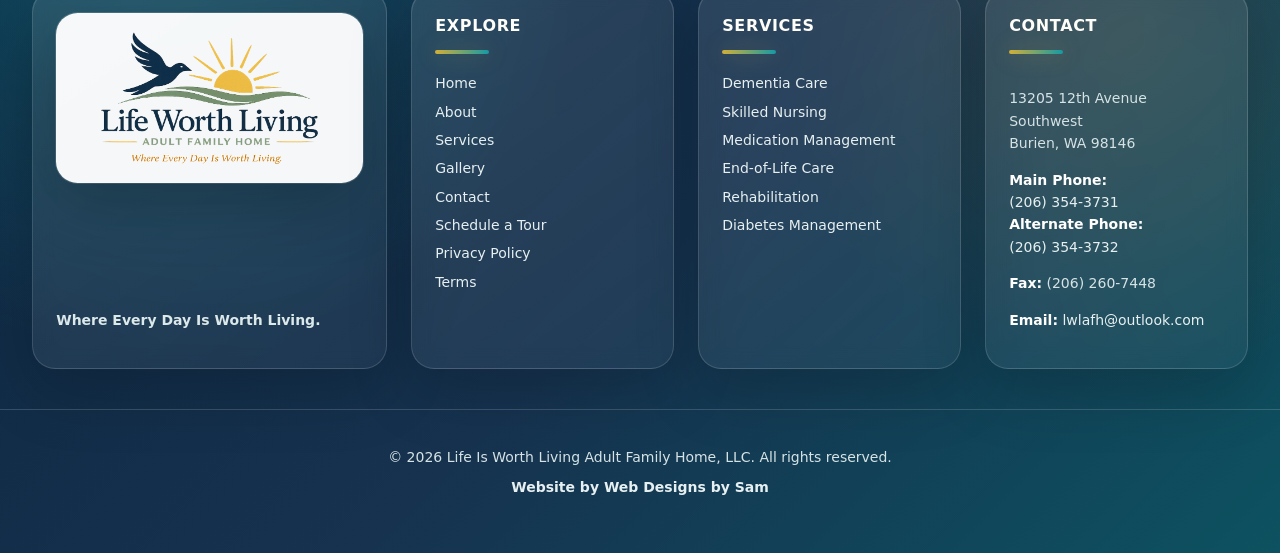
<file: schedule-tour/index.html>
<!doctype html>
<html lang="en">
<head>
  <meta charset="utf-8"><meta name="viewport" content="width=device-width, initial-scale=1">
  <title>Schedule a Tour | Life Worth Living Adult Family Home</title>
  <meta name="description" content="Schedule a tour of Life Worth Living Adult Family Home in Burien, WA and meet our RN-led care team.">
  <link rel="canonical" href="https://www.lifeworthlivingafh.com/schedule-tour/">
  <meta property="og:title" content="Schedule a Tour at Life Worth Living"><meta property="og:description" content="Visit our RN-owned Adult Family Home in Burien, WA."><meta property="og:type" content="website"><meta property="og:url" content="https://www.lifeworthlivingafh.com/schedule-tour/"><meta property="og:image" content="https://www.lifeworthlivingafh.com/assets/social/og-image.jpg?v=2">
  <meta name="twitter:card" content="summary_large_image">
  <meta name="twitter:image" content="https://www.lifeworthlivingafh.com/assets/social/og-image.jpg?v=2">
  <link rel="icon" type="image/png" href="../favicon.png">
  <link rel="apple-touch-icon" href="../apple-touch-icon.png">
  <link rel="stylesheet" href="../styles.css?v=finalreview2026">
  <script type="application/ld+json">{"@context":"https://schema.org","@type":"NursingHome","name":"Life Is Worth Living Adult Family Home, LLC","description":"RN-owned Adult Family Home in Burien, WA providing compassionate senior care with 15+ years of nursing experience.","address":{"@type":"PostalAddress","streetAddress":"13205 12th Avenue Southwest","addressLocality":"Burien","addressRegion":"WA","postalCode":"98146","addressCountry":"US"},"telephone":["(206) 354-3731","(206) 354-3732"],"email":"lwlafh@outlook.com","url":"https://www.lifeworthlivingafh.com","image":"https://www.lifeworthlivingafh.com/assets/social/og-image.jpg?v=2","openingHours":"Mo-Su 00:00-23:59"}</script>
</head>
<body>
  <!-- Header -->
  <header class="sticky top-0 z-50 bg-white-90 backdrop-blur border site-header" data-mobile-nav>
    <nav class="mx-auto max-w-7xl px-4 sm-px-6 lg-px-8 py-4 flex items-center justify-between gap-4" aria-label="Main navigation">
      <a class="flex items-center gap-3 font-extrabold text-xl text-ink" href="../"><img class="brand-logo brand-logo-horizontal" src="../assets/logo/logo-primary.png" alt="Life Worth Living Adult Family Home logo"></a>
      <div class="flex items-center gap-5 overflow-x-auto mobile-nav desktop-nav"><a class="nav-link" href="../">Home</a><a class="nav-link" href="../about/">About</a><a class="nav-link" href="../services/">Services</a><a class="nav-link" href="../gallery/">Gallery</a><a class="nav-link" href="../contact/">Contact</a></div>
      <a class="btn btn-primary mobile-full desktop-cta is-active" href="../schedule-tour/" aria-current="page">Schedule a Tour</a>
      <button class="mobile-menu-toggle" type="button" aria-label="Open navigation menu" aria-expanded="false" aria-controls="mobile-menu"><span></span><span></span><span></span></button>
    </nav>
    <div class="premium-mobile-menu" id="mobile-menu" hidden><a class="mobile-menu-link" href="../">Home</a><a class="mobile-menu-link" href="../about/">About</a><a class="mobile-menu-link" href="../services/">Services</a><a class="mobile-menu-link" href="../gallery/">Gallery</a><a class="mobile-menu-link" href="../contact/">Contact</a><a class="mobile-menu-link mobile-menu-cta is-active" href="../schedule-tour/" aria-current="page">Schedule a Tour</a><a class="mobile-menu-link mobile-menu-secondary" href="../privacy-policy/">Privacy Policy</a><a class="mobile-menu-link mobile-menu-secondary" href="../terms/">Terms</a></div>
  </header>
  <main>
    <!-- Page Hero -->
    <section class="interior-hero">
      <div class="interior-hero-inner mx-auto max-w-7xl px-4 sm-px-6 lg-px-8">
        <div class="interior-hero-copy">
          <p class="interior-breadcrumb">Home / Schedule Tour</p>
          <span class="interior-label">Private Tours</span>
          <h1 class="mt-5 text-4xl md-text-6xl font-extrabold leading-tight">Schedule a Personal Tour</h1>
          <p class="mt-6 text-lg">Visit our Burien home and see whether Life Is Worth Living AFH is the right fit for your loved one.</p>
          <div class="interior-hero-actions"><a class="btn btn-primary" href="#tour-form">Start Inquiry</a><a class="btn btn-secondary" href="tel:+12063543731">Call Main Phone</a></div>
        </div>
        <div class="interior-hero-card-stack" aria-label="Page highlights"><article class="interior-stat-card"><span></span><strong>Private Tour</strong></article><article class="interior-stat-card"><span></span><strong>Room Availability</strong></article><article class="interior-stat-card"><span></span><strong>Discuss Care Needs</strong></article></div>
      </div>
    </section>
    <!-- Premium Tour Experience -->
    <section class="tour-experience-section py-20 bg-white">
      <div class="mx-auto max-w-7xl px-4 sm-px-6 lg-px-8">
        <div class="tour-command-center">
          <div class="tour-command-copy">
            <span class="section-label">Premium Tour Experience</span>
            <h2 class="mt-4 text-3xl md-text-5xl font-extrabold leading-tight">Book a private tour and talk through care with an RN-led team.</h2>
            <p class="mt-5 text-lg text-muted">Families can request a visit, check room availability, review care needs, and get directions in one simple flow.</p>
            <div class="tour-command-actions mt-8">
              <a class="btn btn-primary" href="#tour-form">Book a Tour</a>
              <a class="btn btn-secondary" href="tel:+12063543731">Call to Speak With an RN</a>
            </div>
          </div>
          <div class="tour-command-grid" aria-label="Tour options">
            <article class="tour-command-card availability-card"><span class="availability-dot"></span><strong>Availability Indicator</strong><p>Currently accepting inquiries for upcoming availability.</p></article>
            <article class="tour-command-card"><strong>Calendar Scheduling</strong><p>Choose a preferred date and our care team will confirm your tour time.</p></article>
            <article class="tour-command-card"><strong>Map Integration</strong><p>Visit our Burien home at 13205 12th Avenue Southwest.</p></article>
            <article class="tour-command-card"><strong>Quick Inquiry</strong><p>Share the basics and our care team will follow up promptly.</p></article>
          </div>
        </div>
      </div>
    </section>
    <!-- Tour Inquiry -->
    <section class="py-20 bg-white"><div class="mx-auto max-w-7xl px-4 sm-px-6 lg-px-8 grid lg-grid-cols-2 gap-10 items-start"><div><span class="section-label">Schedule a Tour</span><h2 class="mt-5 text-3xl md-text-5xl font-extrabold leading-tight">See if Life Worth Living is the right home for your family.</h2><p class="mt-6 text-lg text-muted">Meet the care team, ask questions about daily support, and discuss RN oversight and availability.</p><div class="calendar-placeholder mt-8"><span class="availability-dot"></span><div><strong>Calendar scheduling</strong><p>Choose a preferred date and our care team will confirm your tour time. Use Preferred Timing in the form below, or call now for the fastest response.</p></div></div><div class="mt-8 flex gap-3 mobile-wrap"><a class="btn btn-orange" href="tel:+12063543731">Call to Speak With an RN</a><a class="btn btn-secondary" href="tel:+12063543732">Call Alternate Phone</a></div><div class="mt-8 grid sm-grid-cols-2 gap-3"><span class="badge"><span class="dot"></span>RN-Owned &amp; Operated</span><span class="badge"><span class="dot"></span>24/7 Trained Caregivers</span><span class="badge"><span class="dot"></span>Medication Support</span><span class="badge"><span class="dot"></span>Licensed in Washington</span></div></div>
      <form id="tour-form" class="care-inquiry-form p-6 sm-p-8 rounded-3xl border shadow-soft bg-white" action="https://formspree.io/f/xeewrkrv" method="POST" data-formspree-form autocomplete="off">
        <h2 class="text-2xl font-extrabold">Senior Care Inquiry</h2><p class="mt-2 text-muted">We will contact you as soon as possible to discuss your needs and answer any questions.</p>
        <input type="hidden" name="form_source" value="Schedule Tour Page">
        <label class="form-honeypot" aria-hidden="true">Leave this field empty<input type="text" name="_gotcha" tabindex="-1" autocomplete="off"></label>
        <div class="care-inquiry-grid mt-6 grid gap-5"><label class="form-field block font-semibold" for="tour-full-name">Full Name<span class="sr-only"> required</span><input class="input mt-2" id="tour-full-name" name="full_name" type="text" autocomplete="name" required></label><label class="form-field block font-semibold" for="tour-phone">Phone Number<span class="sr-only"> required</span><input class="input mt-2" id="tour-phone" name="phone" type="tel" autocomplete="tel" required></label><label class="form-field block font-semibold" for="tour-email">Email Address<span class="sr-only"> required</span><input class="input mt-2" id="tour-email" name="email" type="email" autocomplete="email" required></label><label class="form-field block font-semibold" for="tour-relationship-type">I Am a...<span class="sr-only"> required</span><select class="input mt-2" id="tour-relationship-type" name="relationship_type" required><option value="" disabled selected>Select One</option><option>Family Member</option><option>Power of Attorney</option><option>Referral Agent</option><option>Discharge Planner</option><option>Case Manager</option></select></label><label class="form-field block font-semibold" for="tour-primary-interest">Primary Interest<span class="sr-only"> required</span><select class="input mt-2" id="tour-primary-interest" name="primary_interest" required><option value="" disabled selected>Select One</option><option>Schedule a Private Tour</option><option>Check Room Availability</option><option>Discuss Care Needs</option></select></label><label class="form-field block font-semibold" for="tour-preferred-timing">Preferred Timing<span class="sr-only"> required</span><select class="input mt-2" id="tour-preferred-timing" name="preferred_timing" required><option value="" disabled selected>Select One</option><option>As Soon As Possible</option><option>This Week</option><option>This Month</option><option>Planning Ahead</option></select></label><label class="form-field form-field-wide block font-semibold" for="tour-message">Message<textarea class="input mt-2" id="tour-message" name="message" rows="5" placeholder="Tell us a little about your loved one's care needs or any questions you may have."></textarea></label></div>
        <button class="mt-6 btn btn-primary w-full" type="submit">Submit Inquiry</button>
        <p class="form-status mt-4 text-sm font-bold text-teal" role="status" hidden>Thank you for contacting Life Is Worth Living AFH. A member of our care team will reach out shortly.</p>
      </form>
    </div></section>
    <!-- Benefits -->
    <section class="py-20 bg-white"><div class="mx-auto max-w-7xl px-4 sm-px-6 lg-px-8 grid md-grid-cols-3 gap-6"><article class="p-6 rounded-2xl border shadow-card"><h2 class="text-xl font-bold">Tour the home</h2><p class="mt-3 text-muted">See resident spaces, shared areas, and the calm environment firsthand.</p></article><article class="p-6 rounded-2xl border shadow-card"><h2 class="text-xl font-bold">Discuss care needs</h2><p class="mt-3 text-muted">Talk through medications, mobility, dementia care, chronic conditions, and routines.</p></article><article class="p-6 rounded-2xl border shadow-card"><h2 class="text-xl font-bold">Plan next steps</h2><p class="mt-3 text-muted">Get clear guidance on fit, timing, and what information families should prepare.</p></article></div></section>
    <!-- Specialized Clinical Care -->
    <section class="py-20 bg-gray-50"><div class="mx-auto max-w-7xl px-4 sm-px-6 lg-px-8"><div class="clinical-care"><div class="max-w-3xl"><span class="section-label">Specialized Clinical &amp; Nursing Care</span><h2 class="mt-4 text-3xl md-text-5xl font-extrabold leading-tight">Ask about care fit during your tour.</h2><p class="mt-5 text-muted text-lg">Families can discuss current support needs, nursing concerns, daily routines, and future care planning with our team.</p></div><div class="mt-10 grid lg-grid-cols-2 gap-8"><article class="clinical-card"><h3>Clinical Care</h3><div class="clinical-list"><span>Geriatric Care</span><span>End-of-Life Care</span><span>Dementia Care</span><span>Mental Health Support</span><span>Developmental Disability Care</span><span>Long-Term Care</span><span>Skilled Nursing</span><span>Rehabilitation Services</span></div></article><article class="clinical-card"><h3>Advanced Nursing Services</h3><div class="clinical-list"><span>Medication Management</span><span>Wound Care</span><span>Wound-VAC Management</span><span>IV Fluid Administration</span><span>Urological Care</span><span>Gastrointestinal Care</span><span>Diabetes &amp; Insulin Management</span><span>Comprehensive Head-to-Toe Assessments</span></div></article></div></div></div></section>
    <!-- Address -->
    <section class="contact-map-section py-20 bg-gray-50"><div class="mx-auto max-w-7xl px-4 sm-px-6 lg-px-8"><div class="contact-map-heading"><span class="section-label">Visit Us</span><h2 class="mt-4 text-3xl md-text-5xl font-extrabold leading-tight">Find Our Home in Burien</h2><p class="mt-5 text-lg text-muted">Tours are scheduled by appointment so we can give each family focused time and attention.</p></div><div class="contact-map-actions mt-8"><div class="contact-map-address"><strong>13205 12th Avenue Southwest</strong><span>Burien, WA 98146</span></div><a class="btn btn-primary" href="tel:+12063543731">Call to Speak With an RN</a><a class="btn btn-secondary" href="#tour-form">Book a Tour</a></div><div class="mt-10 rounded-3xl overflow-hidden border shadow-card contact-map contact-map-wide"><iframe title="Google map showing Life Is Worth Living Adult Family Home in Burien, Washington" src="https://www.google.com/maps?q=13205%2012th%20Avenue%20Southwest%2C%20Burien%2C%20WA%2098146&amp;output=embed" loading="eager" referrerpolicy="no-referrer-when-downgrade"></iframe></div></div></section>
  </main>
  <!-- Footer -->
  <footer class="site-footer bg-ink text-white py-12">
    <div class="footer-grid mx-auto max-w-7xl px-4 sm-px-6 lg-px-8 grid md-grid-cols-2 lg-grid-cols-4 gap-8">
      <div class="footer-brand-col">
        <img class="brand-logo brand-logo-footer" src="../assets/logo/logo-primary.png" alt="Life Worth Living Adult Family Home primary logo">
        <p class="mt-4 text-sm text-muted">Where Every Day Is Worth Living.</p>
      </div>
      <div>
        <h2 class="footer-heading">Explore</h2>
        <div class="mt-4 grid gap-2 text-sm"><a class="footer-link" href="../">Home</a><a class="footer-link" href="../about/">About</a><a class="footer-link" href="../services/">Services</a><a class="footer-link" href="../gallery/">Gallery</a><a class="footer-link" href="../contact/">Contact</a><a class="footer-link" href="../schedule-tour/">Schedule a Tour</a><a class="footer-link" href="../privacy-policy/">Privacy Policy</a><a class="footer-link" href="../terms/">Terms</a></div>
      </div>
      <div>
        <h2 class="footer-heading">Services</h2>
        <div class="mt-4 grid gap-2 text-sm"><a class="footer-link" href="../services/">Dementia Care</a><a class="footer-link" href="../services/">Skilled Nursing</a><a class="footer-link" href="../services/">Medication Management</a><a class="footer-link" href="../services/">End-of-Life Care</a><a class="footer-link" href="../services/">Rehabilitation</a><a class="footer-link" href="../services/">Diabetes Management</a></div>
      </div>
      <div>
        <h2 class="footer-heading">Contact</h2>
        <address class="mt-4 text-sm text-muted space-y-3" style="font-style:normal"><p>13205 12th Avenue Southwest<br>Burien, WA 98146</p><p><strong>Main Phone:</strong><br><a class="footer-link" href="tel:+12063543731">(206) 354-3731</a><br><strong>Alternate Phone:</strong><br><a class="footer-link" href="tel:+12063543732">(206) 354-3732</a></p><p><strong>Fax:</strong> (206) 260-7448</p><p><strong>Email:</strong> <a class="footer-link" href="mailto:lwlafh@outlook.com">lwlafh@outlook.com</a></p></address>
      </div>
    </div>
    <div class="footer-bottom mx-auto max-w-7xl px-4 sm-px-6 lg-px-8 pt-8 mt-8 text-center text-sm text-muted"><p>&copy; 2026 Life Is Worth Living Adult Family Home, LLC. All rights reserved.</p><p class="mt-2"><a class="footer-link designer-credit" href="https://www.afhdesignsbysam.com/" target="_blank" rel="noopener">Website by Web Designs by Sam</a></p></div>
  </footer>
  <script src="../assets/js/site.js?v=saas2026" defer></script>
</body>
</html>
</file>
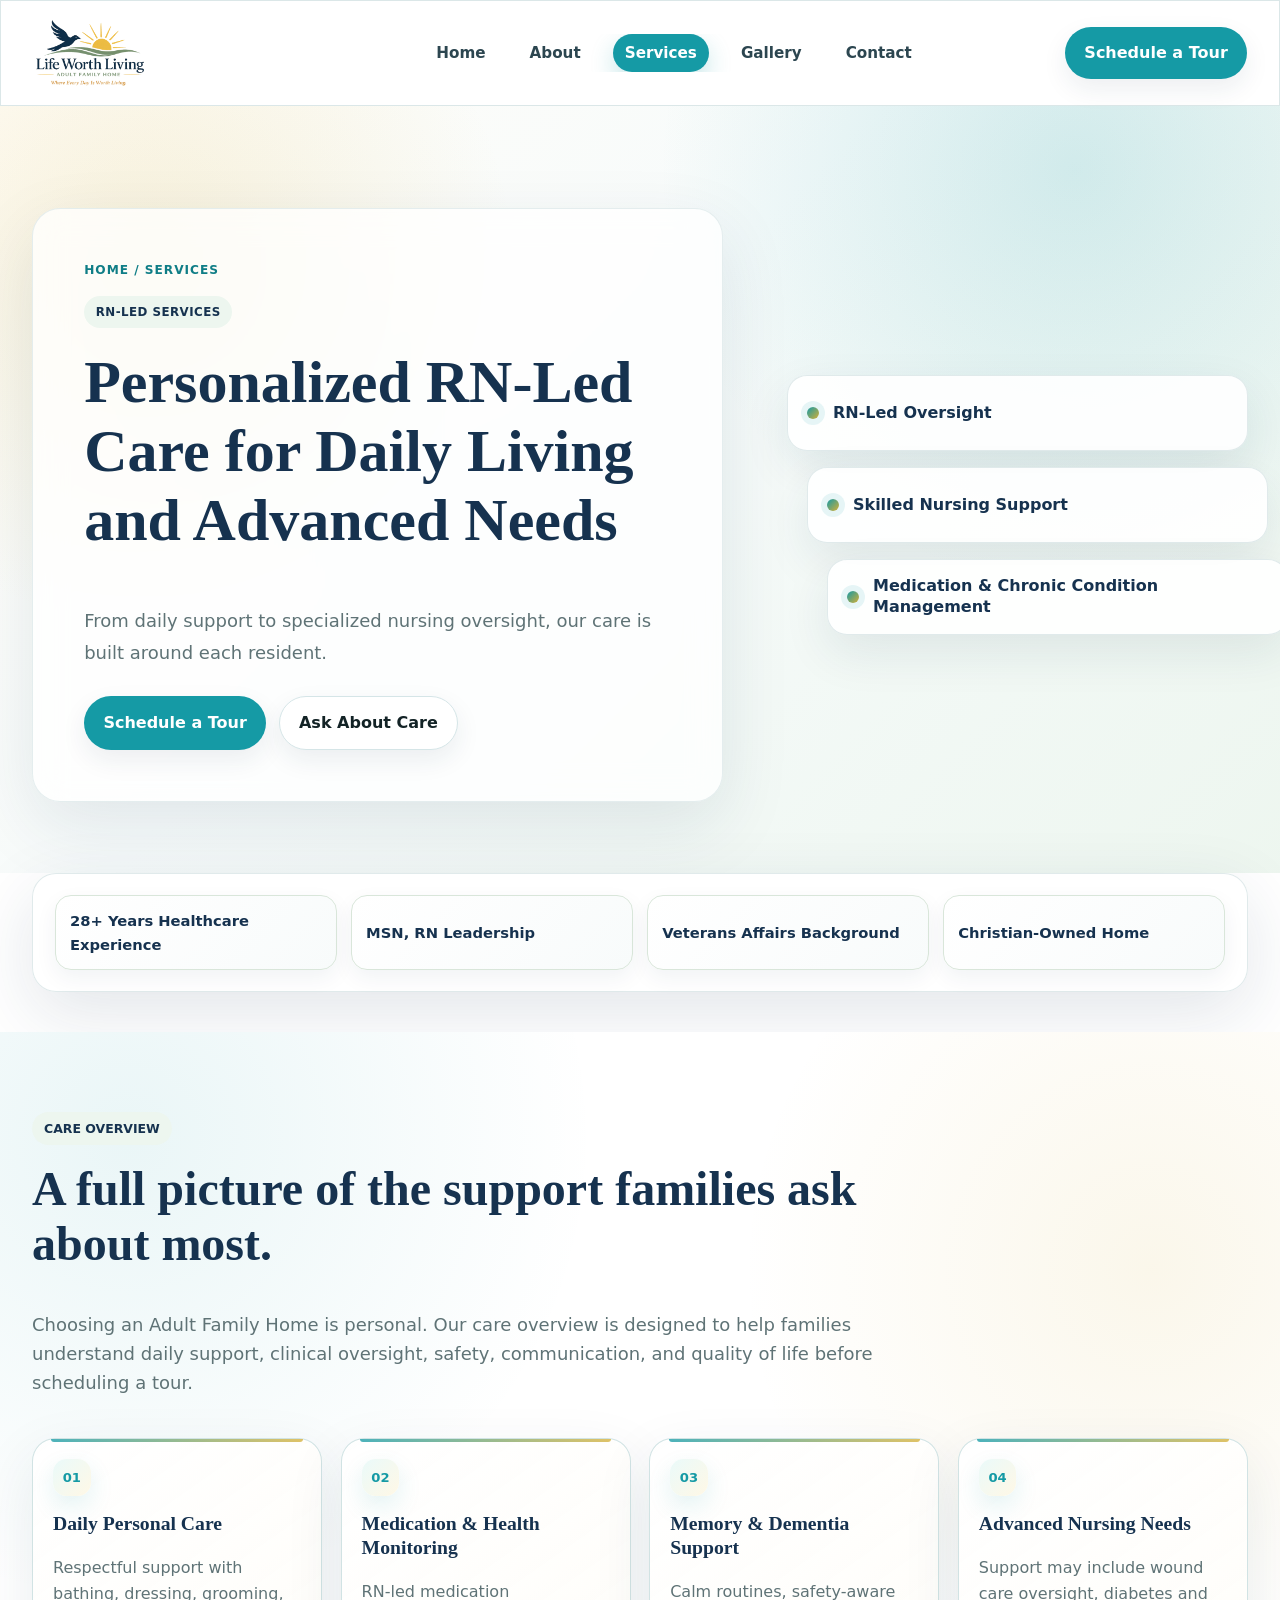
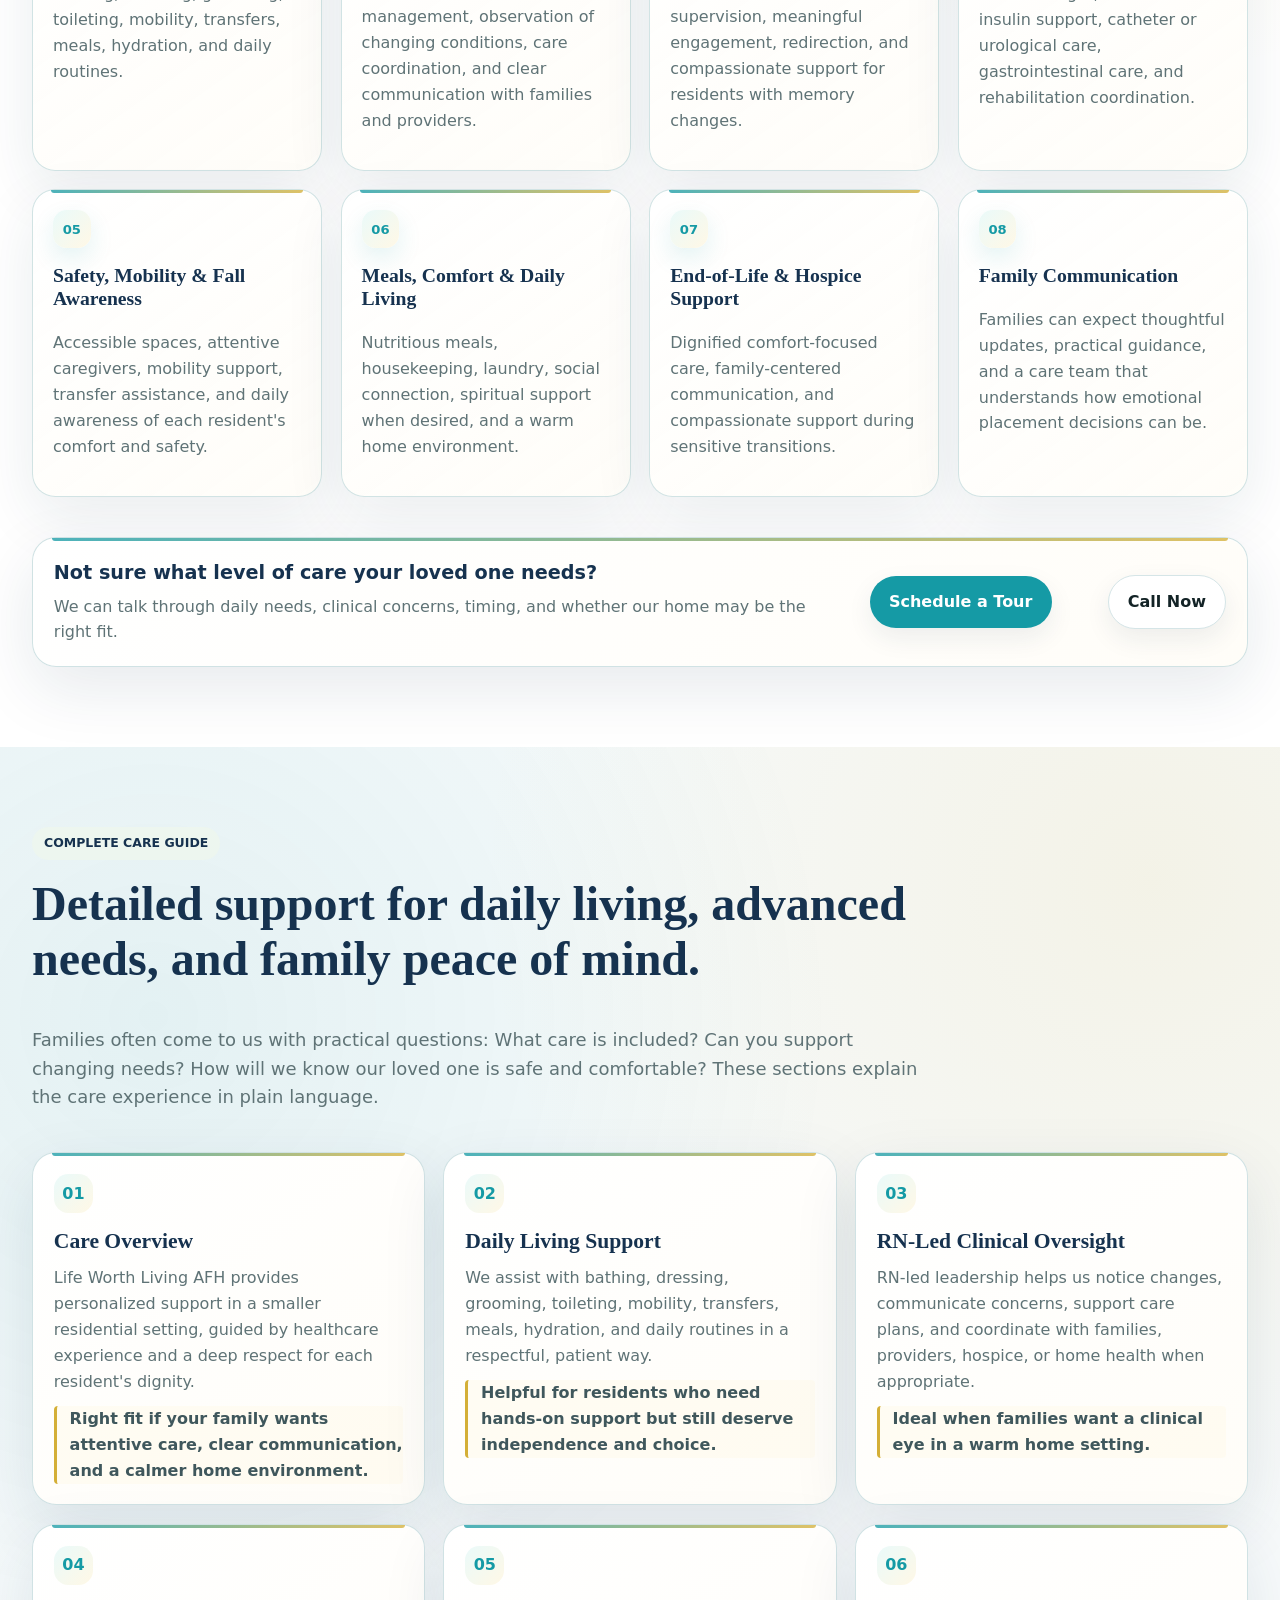
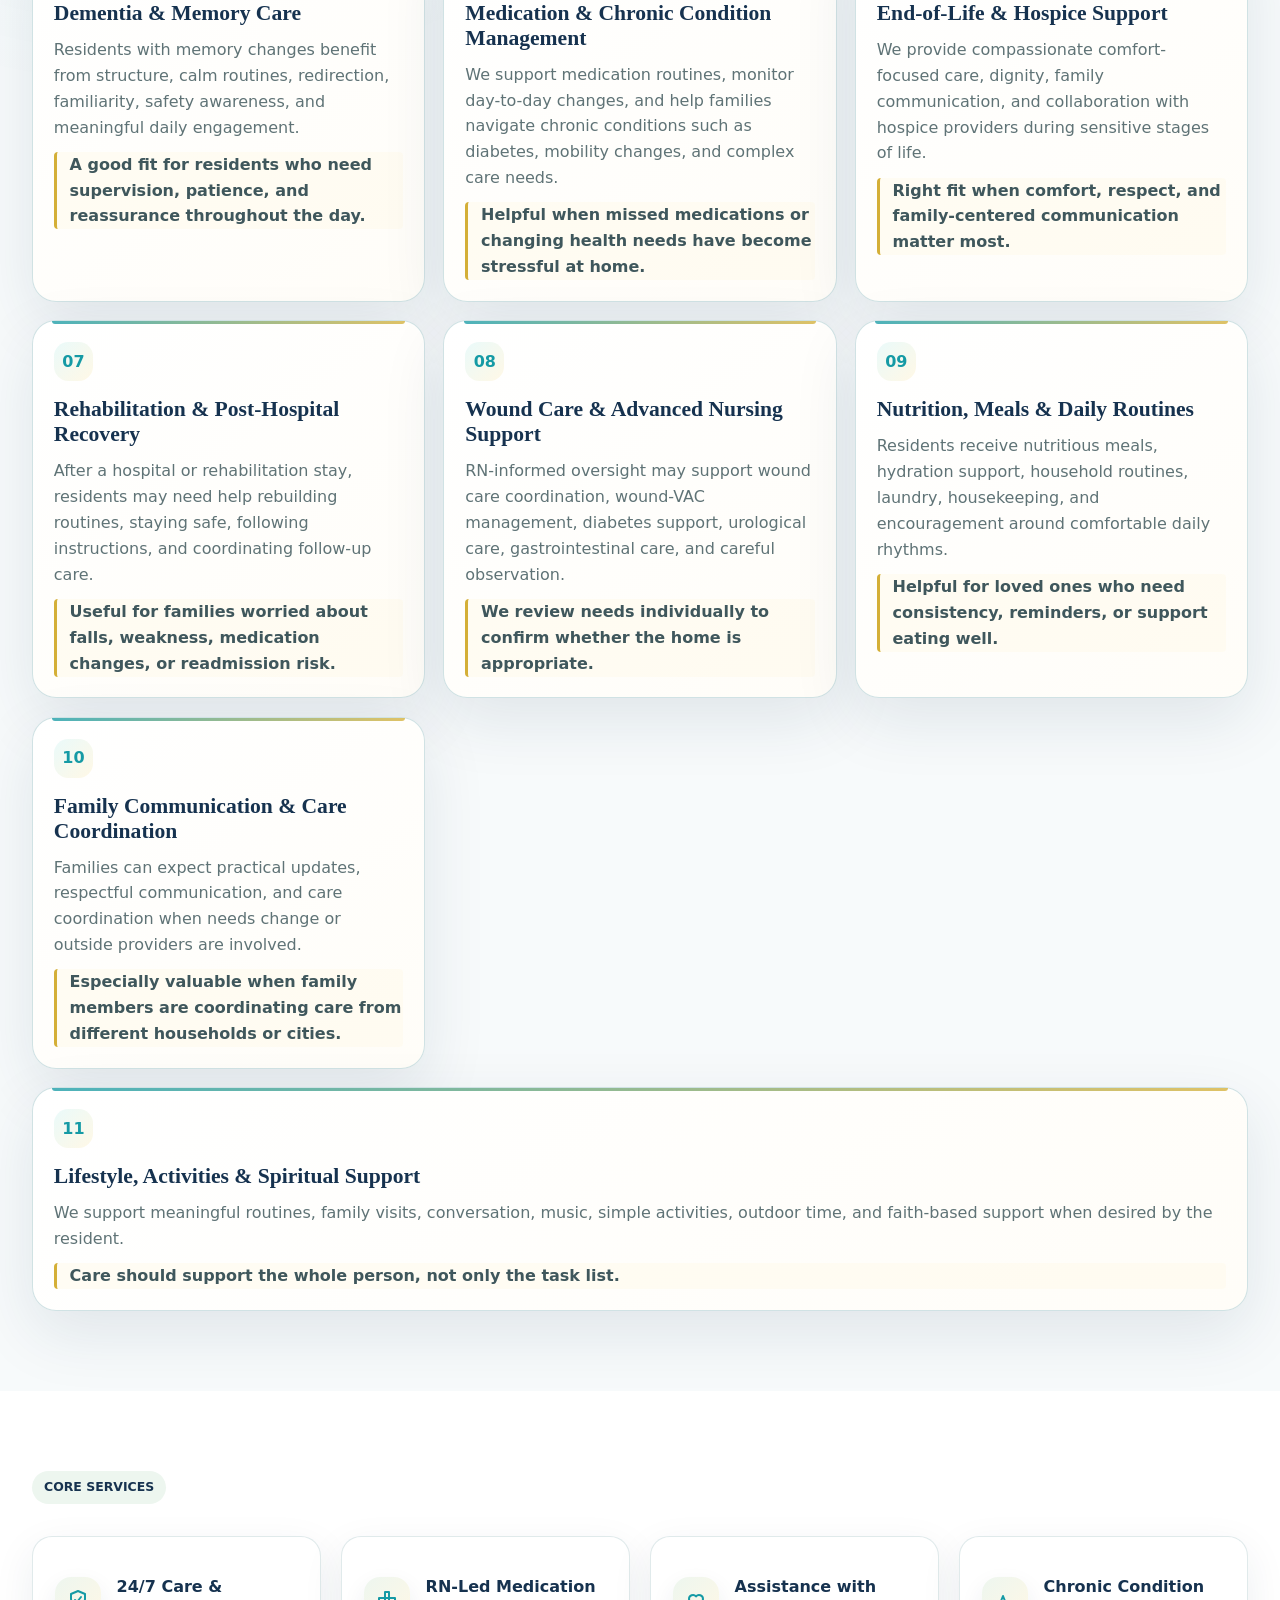
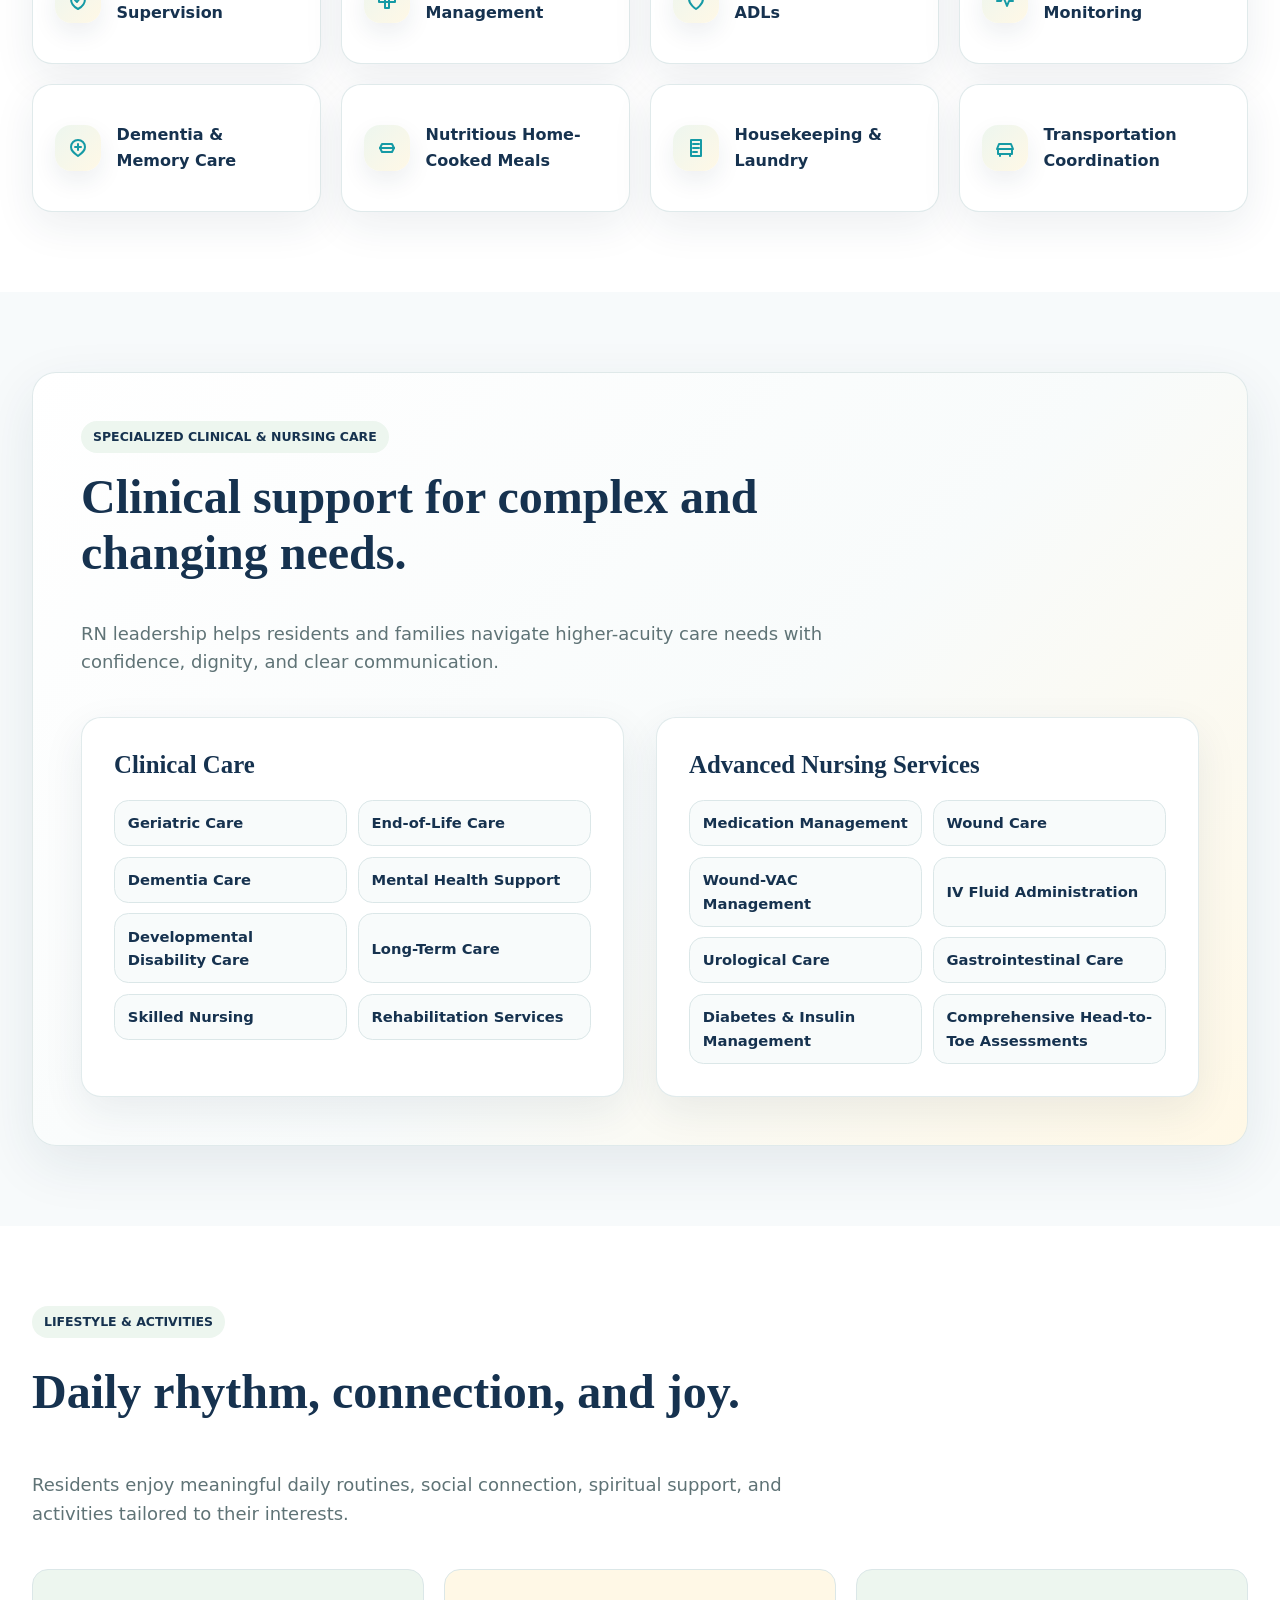
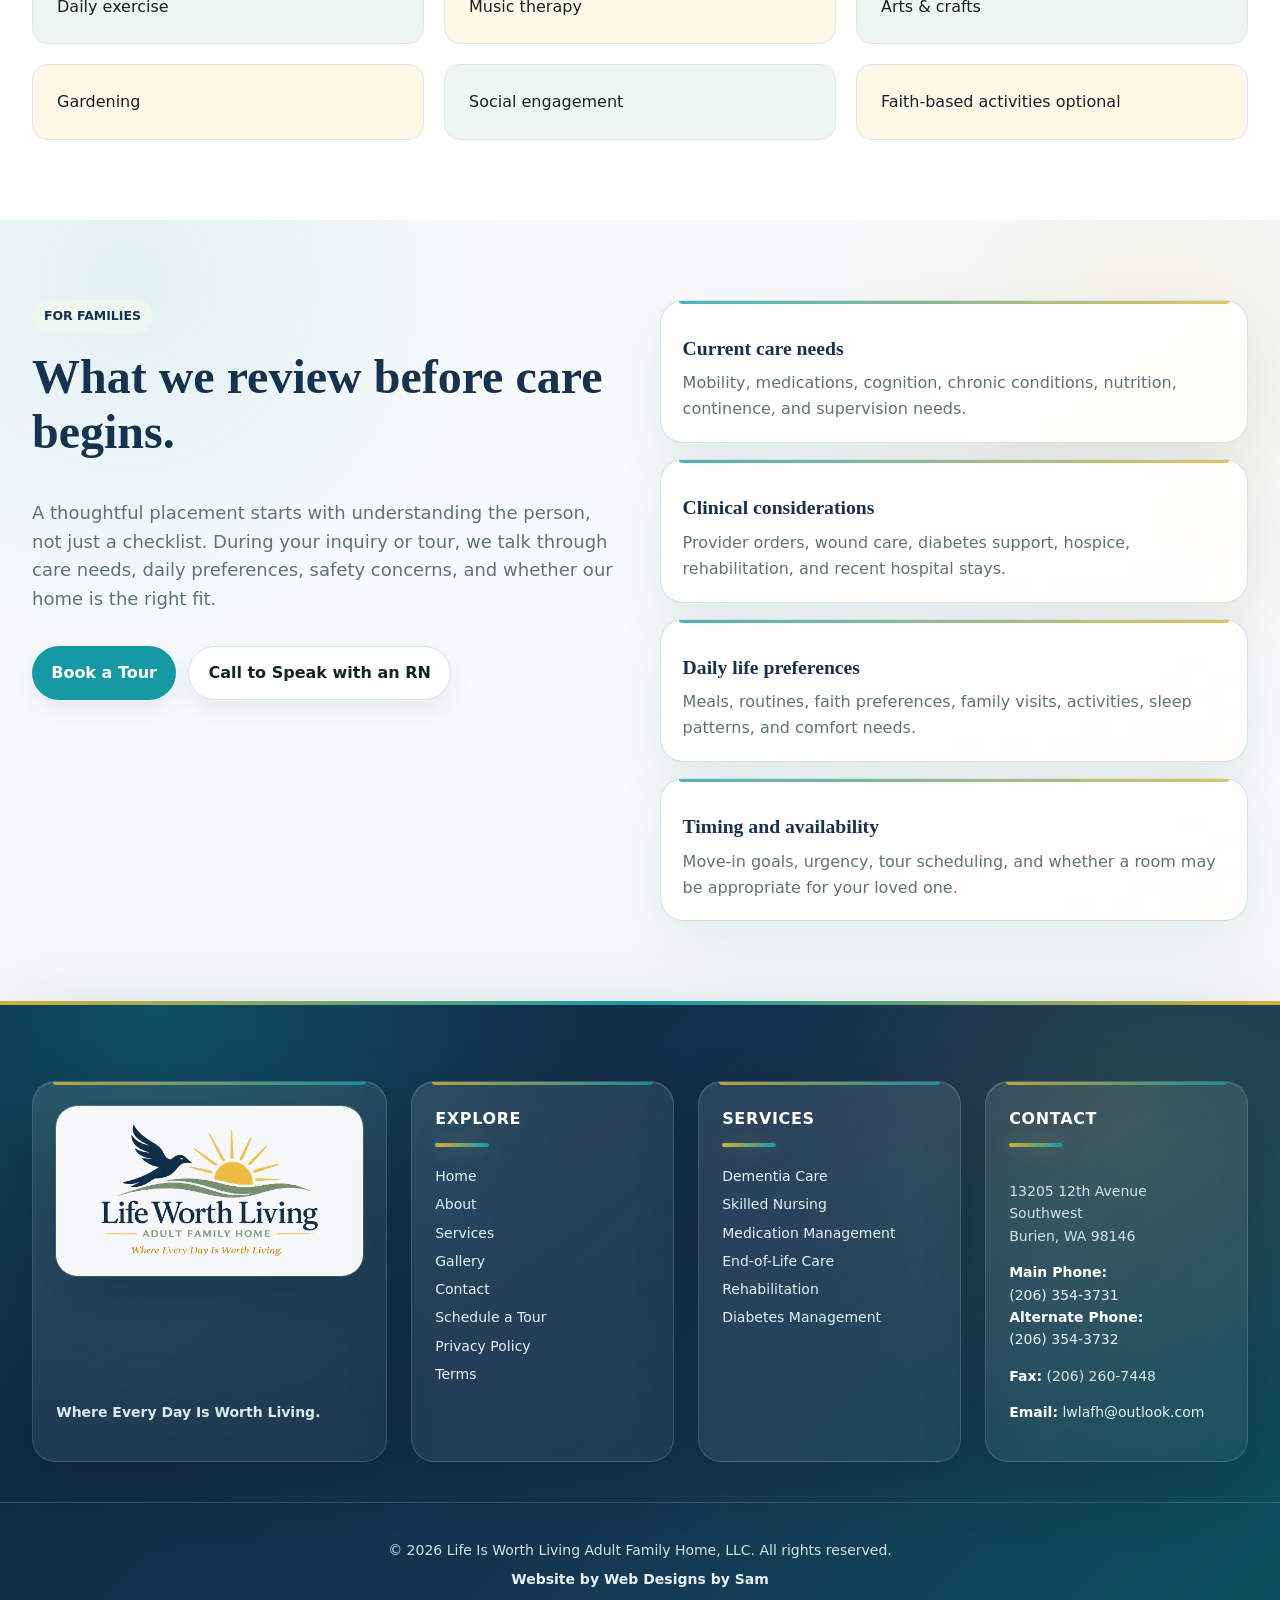
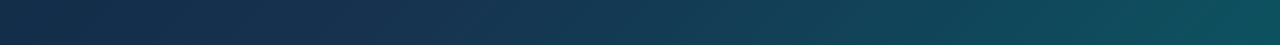
<file: services/index.html>
<!doctype html>
<html lang="en">
<head>
  <meta charset="utf-8"><meta name="viewport" content="width=device-width, initial-scale=1">
  <title>Services | RN-Led Senior Care in Burien, WA</title>
  <meta name="description" content="Explore Life Worth Living services including 24/7 supervision, RN-led medication management, dementia care, wound care oversight, meals, and daily support.">
  <link rel="canonical" href="https://www.lifeworthlivingafh.com/services/">
  <meta property="og:title" content="Life Worth Living Services"><meta property="og:description" content="RN-led Adult Family Home care services in Burien, WA."><meta property="og:type" content="website"><meta property="og:url" content="https://www.lifeworthlivingafh.com/services/"><meta property="og:image" content="https://www.lifeworthlivingafh.com/assets/social/og-image.jpg?v=2">
  <meta name="twitter:card" content="summary_large_image">
  <meta name="twitter:image" content="https://www.lifeworthlivingafh.com/assets/social/og-image.jpg?v=2">
  <link rel="icon" type="image/png" href="../favicon.png">
  <link rel="apple-touch-icon" href="../apple-touch-icon.png">
  <link rel="stylesheet" href="../styles.css?v=finalreview2026">
  <script type="application/ld+json">{"@context":"https://schema.org","@type":"NursingHome","name":"Life Is Worth Living Adult Family Home, LLC","description":"RN-owned Adult Family Home in Burien, WA providing compassionate senior care with 15+ years of nursing experience.","address":{"@type":"PostalAddress","streetAddress":"13205 12th Avenue Southwest","addressLocality":"Burien","addressRegion":"WA","postalCode":"98146","addressCountry":"US"},"telephone":["(206) 354-3731","(206) 354-3732"],"email":"lwlafh@outlook.com","url":"https://www.lifeworthlivingafh.com","image":"https://www.lifeworthlivingafh.com/assets/social/og-image.jpg?v=2","openingHours":"Mo-Su 00:00-23:59"}</script>
</head>
<body>
  <!-- Header -->
  <header class="sticky top-0 z-50 bg-white-90 backdrop-blur border site-header" data-mobile-nav>
    <nav class="mx-auto max-w-7xl px-4 sm-px-6 lg-px-8 py-4 flex items-center justify-between gap-4" aria-label="Main navigation">
      <a class="flex items-center gap-3 font-extrabold text-xl text-ink" href="../"><img class="brand-logo brand-logo-horizontal" src="../assets/logo/logo-primary.png" alt="Life Worth Living Adult Family Home logo"></a>
      <div class="flex items-center gap-5 overflow-x-auto mobile-nav desktop-nav"><a class="nav-link" href="../">Home</a><a class="nav-link" href="../about/">About</a><a class="nav-link is-active" href="../services/" aria-current="page">Services</a><a class="nav-link" href="../gallery/">Gallery</a><a class="nav-link" href="../contact/">Contact</a></div>
      <a class="btn btn-primary mobile-full desktop-cta" href="../schedule-tour/">Schedule a Tour</a>
      <button class="mobile-menu-toggle" type="button" aria-label="Open navigation menu" aria-expanded="false" aria-controls="mobile-menu"><span></span><span></span><span></span></button>
    </nav>
    <div class="premium-mobile-menu" id="mobile-menu" hidden><a class="mobile-menu-link" href="../">Home</a><a class="mobile-menu-link" href="../about/">About</a><a class="mobile-menu-link is-active" href="../services/" aria-current="page">Services</a><a class="mobile-menu-link" href="../gallery/">Gallery</a><a class="mobile-menu-link" href="../contact/">Contact</a><a class="mobile-menu-link mobile-menu-cta" href="../schedule-tour/">Schedule a Tour</a><a class="mobile-menu-link mobile-menu-secondary" href="../privacy-policy/">Privacy Policy</a><a class="mobile-menu-link mobile-menu-secondary" href="../terms/">Terms</a></div>
  </header>
  <main>
    <!-- Page Hero -->
    <section class="interior-hero">
      <div class="interior-hero-inner mx-auto max-w-7xl px-4 sm-px-6 lg-px-8">
        <div class="interior-hero-copy">
          <p class="interior-breadcrumb">Home / Services</p>
          <span class="interior-label">RN-Led Services</span>
          <h1 class="mt-5 text-4xl md-text-6xl font-extrabold leading-tight">Personalized RN-Led Care for Daily Living and Advanced Needs</h1>
          <p class="mt-6 text-lg">From daily support to specialized nursing oversight, our care is built around each resident.</p>
          <div class="interior-hero-actions"><a class="btn btn-primary" href="../schedule-tour/">Schedule a Tour</a><a class="btn btn-secondary" href="../contact/">Ask About Care</a></div>
        </div>
        <div class="interior-hero-card-stack" aria-label="Page highlights"><article class="interior-stat-card"><span></span><strong>RN-Led Oversight</strong></article><article class="interior-stat-card"><span></span><strong>Skilled Nursing Support</strong></article><article class="interior-stat-card"><span></span><strong>Medication & Chronic Condition Management</strong></article></div>
      </div>
    </section>
    <!-- Trust Strip -->
    <section class="services-trust-strip bg-white"><div class="mx-auto max-w-7xl px-4 sm-px-6 lg-px-8"><div class="services-trust-panel"><span>28+ Years Healthcare Experience</span><span>MSN, RN Leadership</span><span>Veterans Affairs Background</span><span>Christian-Owned Home</span></div></div></section>
    <!-- Family Care Overview -->
    <section class="care-overview-section py-20 bg-white">
      <div class="mx-auto max-w-7xl px-4 sm-px-6 lg-px-8">
        <div class="care-overview-heading">
          <span class="section-label">Care Overview</span>
          <h2 class="mt-4 text-3xl md-text-5xl font-extrabold leading-tight">A full picture of the support families ask about most.</h2>
          <p class="mt-5 text-lg text-muted">Choosing an Adult Family Home is personal. Our care overview is designed to help families understand daily support, clinical oversight, safety, communication, and quality of life before scheduling a tour.</p>
        </div>
        <div class="care-overview-grid mt-10">
          <article class="care-overview-card"><span class="care-icon" aria-hidden="true">01</span><h3>Daily Personal Care</h3><p>Respectful support with bathing, dressing, grooming, toileting, mobility, transfers, meals, hydration, and daily routines.</p></article>
          <article class="care-overview-card"><span class="care-icon" aria-hidden="true">02</span><h3>Medication & Health Monitoring</h3><p>RN-led medication management, observation of changing conditions, care coordination, and clear communication with families and providers.</p></article>
          <article class="care-overview-card"><span class="care-icon" aria-hidden="true">03</span><h3>Memory & Dementia Support</h3><p>Calm routines, safety-aware supervision, meaningful engagement, redirection, and compassionate support for residents with memory changes.</p></article>
          <article class="care-overview-card"><span class="care-icon" aria-hidden="true">04</span><h3>Advanced Nursing Needs</h3><p>Support may include wound care oversight, diabetes and insulin support, catheter or urological care, gastrointestinal care, and rehabilitation coordination.</p></article>
          <article class="care-overview-card"><span class="care-icon" aria-hidden="true">05</span><h3>Safety, Mobility & Fall Awareness</h3><p>Accessible spaces, attentive caregivers, mobility support, transfer assistance, and daily awareness of each resident's comfort and safety.</p></article>
          <article class="care-overview-card"><span class="care-icon" aria-hidden="true">06</span><h3>Meals, Comfort & Daily Living</h3><p>Nutritious meals, housekeeping, laundry, social connection, spiritual support when desired, and a warm home environment.</p></article>
          <article class="care-overview-card"><span class="care-icon" aria-hidden="true">07</span><h3>End-of-Life & Hospice Support</h3><p>Dignified comfort-focused care, family-centered communication, and compassionate support during sensitive transitions.</p></article>
          <article class="care-overview-card"><span class="care-icon" aria-hidden="true">08</span><h3>Family Communication</h3><p>Families can expect thoughtful updates, practical guidance, and a care team that understands how emotional placement decisions can be.</p></article>
        </div>
        <div class="mt-10 care-cta-band">
          <div><strong>Not sure what level of care your loved one needs?</strong><span>We can talk through daily needs, clinical concerns, timing, and whether our home may be the right fit.</span></div>
          <a class="btn btn-primary" href="../schedule-tour/">Schedule a Tour</a>
          <a class="btn btn-secondary" href="tel:+12063543731">Call Now</a>
        </div>
      </div>
    </section>
    <!-- Detailed Care Overview -->
    <section class="detailed-care-section py-20 bg-gray-50">
      <div class="mx-auto max-w-7xl px-4 sm-px-6 lg-px-8">
        <div class="max-w-4xl">
          <span class="section-label">Complete Care Guide</span>
          <h2 class="mt-4 text-3xl md-text-5xl font-extrabold leading-tight">Detailed support for daily living, advanced needs, and family peace of mind.</h2>
          <p class="mt-5 text-lg text-muted">Families often come to us with practical questions: What care is included? Can you support changing needs? How will we know our loved one is safe and comfortable? These sections explain the care experience in plain language.</p>
        </div>
        <div class="service-detail-grid mt-10">
          <article class="service-detail-card"><span class="service-detail-icon" aria-hidden="true">01</span><h3>Care Overview</h3><p>Life Worth Living AFH provides personalized support in a smaller residential setting, guided by healthcare experience and a deep respect for each resident's dignity.</p><p class="microcopy">Right fit if your family wants attentive care, clear communication, and a calmer home environment.</p></article>
          <article class="service-detail-card"><span class="service-detail-icon" aria-hidden="true">02</span><h3>Daily Living Support</h3><p>We assist with bathing, dressing, grooming, toileting, mobility, transfers, meals, hydration, and daily routines in a respectful, patient way.</p><p class="microcopy">Helpful for residents who need hands-on support but still deserve independence and choice.</p></article>
          <article class="service-detail-card"><span class="service-detail-icon" aria-hidden="true">03</span><h3>RN-Led Clinical Oversight</h3><p>RN-led leadership helps us notice changes, communicate concerns, support care plans, and coordinate with families, providers, hospice, or home health when appropriate.</p><p class="microcopy">Ideal when families want a clinical eye in a warm home setting.</p></article>
          <article class="service-detail-card"><span class="service-detail-icon" aria-hidden="true">04</span><h3>Dementia &amp; Memory Care</h3><p>Residents with memory changes benefit from structure, calm routines, redirection, familiarity, safety awareness, and meaningful daily engagement.</p><p class="microcopy">A good fit for residents who need supervision, patience, and reassurance throughout the day.</p></article>
          <article class="service-detail-card"><span class="service-detail-icon" aria-hidden="true">05</span><h3>Medication &amp; Chronic Condition Management</h3><p>We support medication routines, monitor day-to-day changes, and help families navigate chronic conditions such as diabetes, mobility changes, and complex care needs.</p><p class="microcopy">Helpful when missed medications or changing health needs have become stressful at home.</p></article>
          <article class="service-detail-card"><span class="service-detail-icon" aria-hidden="true">06</span><h3>End-of-Life &amp; Hospice Support</h3><p>We provide compassionate comfort-focused care, dignity, family communication, and collaboration with hospice providers during sensitive stages of life.</p><p class="microcopy">Right fit when comfort, respect, and family-centered communication matter most.</p></article>
          <article class="service-detail-card"><span class="service-detail-icon" aria-hidden="true">07</span><h3>Rehabilitation &amp; Post-Hospital Recovery</h3><p>After a hospital or rehabilitation stay, residents may need help rebuilding routines, staying safe, following instructions, and coordinating follow-up care.</p><p class="microcopy">Useful for families worried about falls, weakness, medication changes, or readmission risk.</p></article>
          <article class="service-detail-card"><span class="service-detail-icon" aria-hidden="true">08</span><h3>Wound Care &amp; Advanced Nursing Support</h3><p>RN-informed oversight may support wound care coordination, wound-VAC management, diabetes support, urological care, gastrointestinal care, and careful observation.</p><p class="microcopy">We review needs individually to confirm whether the home is appropriate.</p></article>
          <article class="service-detail-card"><span class="service-detail-icon" aria-hidden="true">09</span><h3>Nutrition, Meals &amp; Daily Routines</h3><p>Residents receive nutritious meals, hydration support, household routines, laundry, housekeeping, and encouragement around comfortable daily rhythms.</p><p class="microcopy">Helpful for loved ones who need consistency, reminders, or support eating well.</p></article>
          <article class="service-detail-card"><span class="service-detail-icon" aria-hidden="true">10</span><h3>Family Communication &amp; Care Coordination</h3><p>Families can expect practical updates, respectful communication, and care coordination when needs change or outside providers are involved.</p><p class="microcopy">Especially valuable when family members are coordinating care from different households or cities.</p></article>
          <article class="service-detail-card service-detail-wide"><span class="service-detail-icon" aria-hidden="true">11</span><h3>Lifestyle, Activities &amp; Spiritual Support</h3><p>We support meaningful routines, family visits, conversation, music, simple activities, outdoor time, and faith-based support when desired by the resident.</p><p class="microcopy">Care should support the whole person, not only the task list.</p></article>
        </div>
      </div>
    </section>
    <!-- Core Services -->
    <section class="py-20 bg-white"><div class="mx-auto max-w-7xl px-4 sm-px-6 lg-px-8"><span class="section-label">Core Services</span><div class="mt-8 grid sm-grid-cols-2 lg-grid-cols-4 gap-5"><article class="service-card"><span class="service-icon" aria-hidden="true"><svg viewBox="0 0 24 24"><path d="M12 3l7 3v5c0 5-3 8-7 10-4-2-7-5-7-10V6l7-3z"></path><path d="M9 12l2 2 4-5"></path></svg></span><span>24/7 Care &amp; Supervision</span></article><article class="service-card"><span class="service-icon" aria-hidden="true"><svg viewBox="0 0 24 24"><path d="M10 4h4v16h-4z"></path><path d="M4 10h16v4H4z"></path></svg></span><span>RN-Led Medication Management</span></article><article class="service-card"><span class="service-icon" aria-hidden="true"><svg viewBox="0 0 24 24"><path d="M12 21s-7-4.4-7-10a4 4 0 0 1 7-2.6A4 4 0 0 1 19 11c0 5.6-7 10-7 10z"></path></svg></span><span>Assistance with ADLs</span></article><article class="service-card"><span class="service-icon" aria-hidden="true"><svg viewBox="0 0 24 24"><path d="M4 13h4l2-5 4 10 2-5h4"></path></svg></span><span>Chronic Condition Monitoring</span></article><article class="service-card"><span class="service-icon" aria-hidden="true"><svg viewBox="0 0 24 24"><path d="M12 4a7 7 0 0 0-7 7c0 4 3 6 7 9 4-3 7-5 7-9a7 7 0 0 0-7-7z"></path><path d="M9 11h6"></path><path d="M12 8v6"></path></svg></span><span>Dementia &amp; Memory Care</span></article><article class="service-card"><span class="service-icon" aria-hidden="true"><svg viewBox="0 0 24 24"><path d="M5 12h14"></path><path d="M7 8h10l2 4-2 4H7l-2-4 2-4z"></path></svg></span><span>Nutritious Home-Cooked Meals</span></article><article class="service-card"><span class="service-icon" aria-hidden="true"><svg viewBox="0 0 24 24"><path d="M7 4h10v16H7z"></path><path d="M9 8h6"></path><path d="M9 12h6"></path><path d="M9 16h4"></path></svg></span><span>Housekeeping &amp; Laundry</span></article><article class="service-card"><span class="service-icon" aria-hidden="true"><svg viewBox="0 0 24 24"><path d="M4 13l2-5h12l2 5"></path><path d="M5 13h14v5H5z"></path><path d="M7 18v2"></path><path d="M17 18v2"></path></svg></span><span>Transportation Coordination</span></article></div></div></section>
    <!-- Specialized Clinical Care -->
    <section class="py-20 bg-gray-50"><div class="mx-auto max-w-7xl px-4 sm-px-6 lg-px-8"><div class="clinical-care"><div class="max-w-3xl"><span class="section-label">Specialized Clinical &amp; Nursing Care</span><h2 class="mt-4 text-3xl md-text-5xl font-extrabold leading-tight">Clinical support for complex and changing needs.</h2><p class="mt-5 text-muted text-lg">RN leadership helps residents and families navigate higher-acuity care needs with confidence, dignity, and clear communication.</p></div><div class="mt-10 grid lg-grid-cols-2 gap-8"><article class="clinical-card"><h3>Clinical Care</h3><div class="clinical-list"><span>Geriatric Care</span><span>End-of-Life Care</span><span>Dementia Care</span><span>Mental Health Support</span><span>Developmental Disability Care</span><span>Long-Term Care</span><span>Skilled Nursing</span><span>Rehabilitation Services</span></div></article><article class="clinical-card"><h3>Advanced Nursing Services</h3><div class="clinical-list"><span>Medication Management</span><span>Wound Care</span><span>Wound-VAC Management</span><span>IV Fluid Administration</span><span>Urological Care</span><span>Gastrointestinal Care</span><span>Diabetes &amp; Insulin Management</span><span>Comprehensive Head-to-Toe Assessments</span></div></article></div></div></div></section>
    <!-- Lifestyle -->
    <section class="py-20 bg-white"><div class="mx-auto max-w-7xl px-4 sm-px-6 lg-px-8"><span class="section-label">Lifestyle &amp; Activities</span><h2 class="mt-4 text-3xl md-text-5xl font-extrabold">Daily rhythm, connection, and joy.</h2><p class="lifestyle-intro mt-5 text-lg text-muted">Residents enjoy meaningful daily routines, social connection, spiritual support, and activities tailored to their interests.</p><div class="mt-10 grid sm-grid-cols-2 lg-grid-cols-3 gap-5"><div class="p-6 rounded-2xl bg-teal-50 border">Daily exercise</div><div class="p-6 rounded-2xl bg-orange-50 border">Music therapy</div><div class="p-6 rounded-2xl bg-teal-50 border">Arts &amp; crafts</div><div class="p-6 rounded-2xl bg-orange-50 border">Gardening</div><div class="p-6 rounded-2xl bg-teal-50 border">Social engagement</div><div class="p-6 rounded-2xl bg-orange-50 border">Faith-based activities optional</div></div></div></section>
    <!-- Family Decision Support -->
    <section class="family-decision-section py-20 bg-gray-50">
      <div class="mx-auto max-w-7xl px-4 sm-px-6 lg-px-8 grid lg-grid-cols-2 gap-10 items-start">
        <div>
          <span class="section-label">For Families</span>
          <h2 class="mt-4 text-3xl md-text-5xl font-extrabold leading-tight">What we review before care begins.</h2>
          <p class="mt-5 text-lg text-muted">A thoughtful placement starts with understanding the person, not just a checklist. During your inquiry or tour, we talk through care needs, daily preferences, safety concerns, and whether our home is the right fit.</p>
          <div class="mt-8 flex gap-3 mobile-wrap"><a class="btn btn-primary" href="../schedule-tour/">Book a Tour</a><a class="btn btn-secondary" href="tel:+12063543731">Call to Speak with an RN</a></div>
        </div>
        <div class="decision-checklist">
          <article><strong>Current care needs</strong><span>Mobility, medications, cognition, chronic conditions, nutrition, continence, and supervision needs.</span></article>
          <article><strong>Clinical considerations</strong><span>Provider orders, wound care, diabetes support, hospice, rehabilitation, and recent hospital stays.</span></article>
          <article><strong>Daily life preferences</strong><span>Meals, routines, faith preferences, family visits, activities, sleep patterns, and comfort needs.</span></article>
          <article><strong>Timing and availability</strong><span>Move-in goals, urgency, tour scheduling, and whether a room may be appropriate for your loved one.</span></article>
        </div>
      </div>
    </section>
  </main>
  <!-- Footer -->
  <footer class="site-footer bg-ink text-white py-12">
    <div class="footer-grid mx-auto max-w-7xl px-4 sm-px-6 lg-px-8 grid md-grid-cols-2 lg-grid-cols-4 gap-8">
      <div class="footer-brand-col">
        <img class="brand-logo brand-logo-footer" src="../assets/logo/logo-primary.png" alt="Life Worth Living Adult Family Home primary logo">
        <p class="mt-4 text-sm text-muted">Where Every Day Is Worth Living.</p>
      </div>
      <div>
        <h2 class="footer-heading">Explore</h2>
        <div class="mt-4 grid gap-2 text-sm"><a class="footer-link" href="../">Home</a><a class="footer-link" href="../about/">About</a><a class="footer-link" href="../services/">Services</a><a class="footer-link" href="../gallery/">Gallery</a><a class="footer-link" href="../contact/">Contact</a><a class="footer-link" href="../schedule-tour/">Schedule a Tour</a><a class="footer-link" href="../privacy-policy/">Privacy Policy</a><a class="footer-link" href="../terms/">Terms</a></div>
      </div>
      <div>
        <h2 class="footer-heading">Services</h2>
        <div class="mt-4 grid gap-2 text-sm"><a class="footer-link" href="../services/">Dementia Care</a><a class="footer-link" href="../services/">Skilled Nursing</a><a class="footer-link" href="../services/">Medication Management</a><a class="footer-link" href="../services/">End-of-Life Care</a><a class="footer-link" href="../services/">Rehabilitation</a><a class="footer-link" href="../services/">Diabetes Management</a></div>
      </div>
      <div>
        <h2 class="footer-heading">Contact</h2>
        <address class="mt-4 text-sm text-muted space-y-3" style="font-style:normal"><p>13205 12th Avenue Southwest<br>Burien, WA 98146</p><p><strong>Main Phone:</strong><br><a class="footer-link" href="tel:+12063543731">(206) 354-3731</a><br><strong>Alternate Phone:</strong><br><a class="footer-link" href="tel:+12063543732">(206) 354-3732</a></p><p><strong>Fax:</strong> (206) 260-7448</p><p><strong>Email:</strong> <a class="footer-link" href="mailto:lwlafh@outlook.com">lwlafh@outlook.com</a></p></address>
      </div>
    </div>
    <div class="footer-bottom mx-auto max-w-7xl px-4 sm-px-6 lg-px-8 pt-8 mt-8 text-center text-sm text-muted"><p>&copy; 2026 Life Is Worth Living Adult Family Home, LLC. All rights reserved.</p><p class="mt-2"><a class="footer-link designer-credit" href="https://www.afhdesignsbysam.com/" target="_blank" rel="noopener">Website by Web Designs by Sam</a></p></div>
  </footer>
  <script src="../assets/js/site.js?v=saas2026" defer></script>
</body>
</html>
</file>
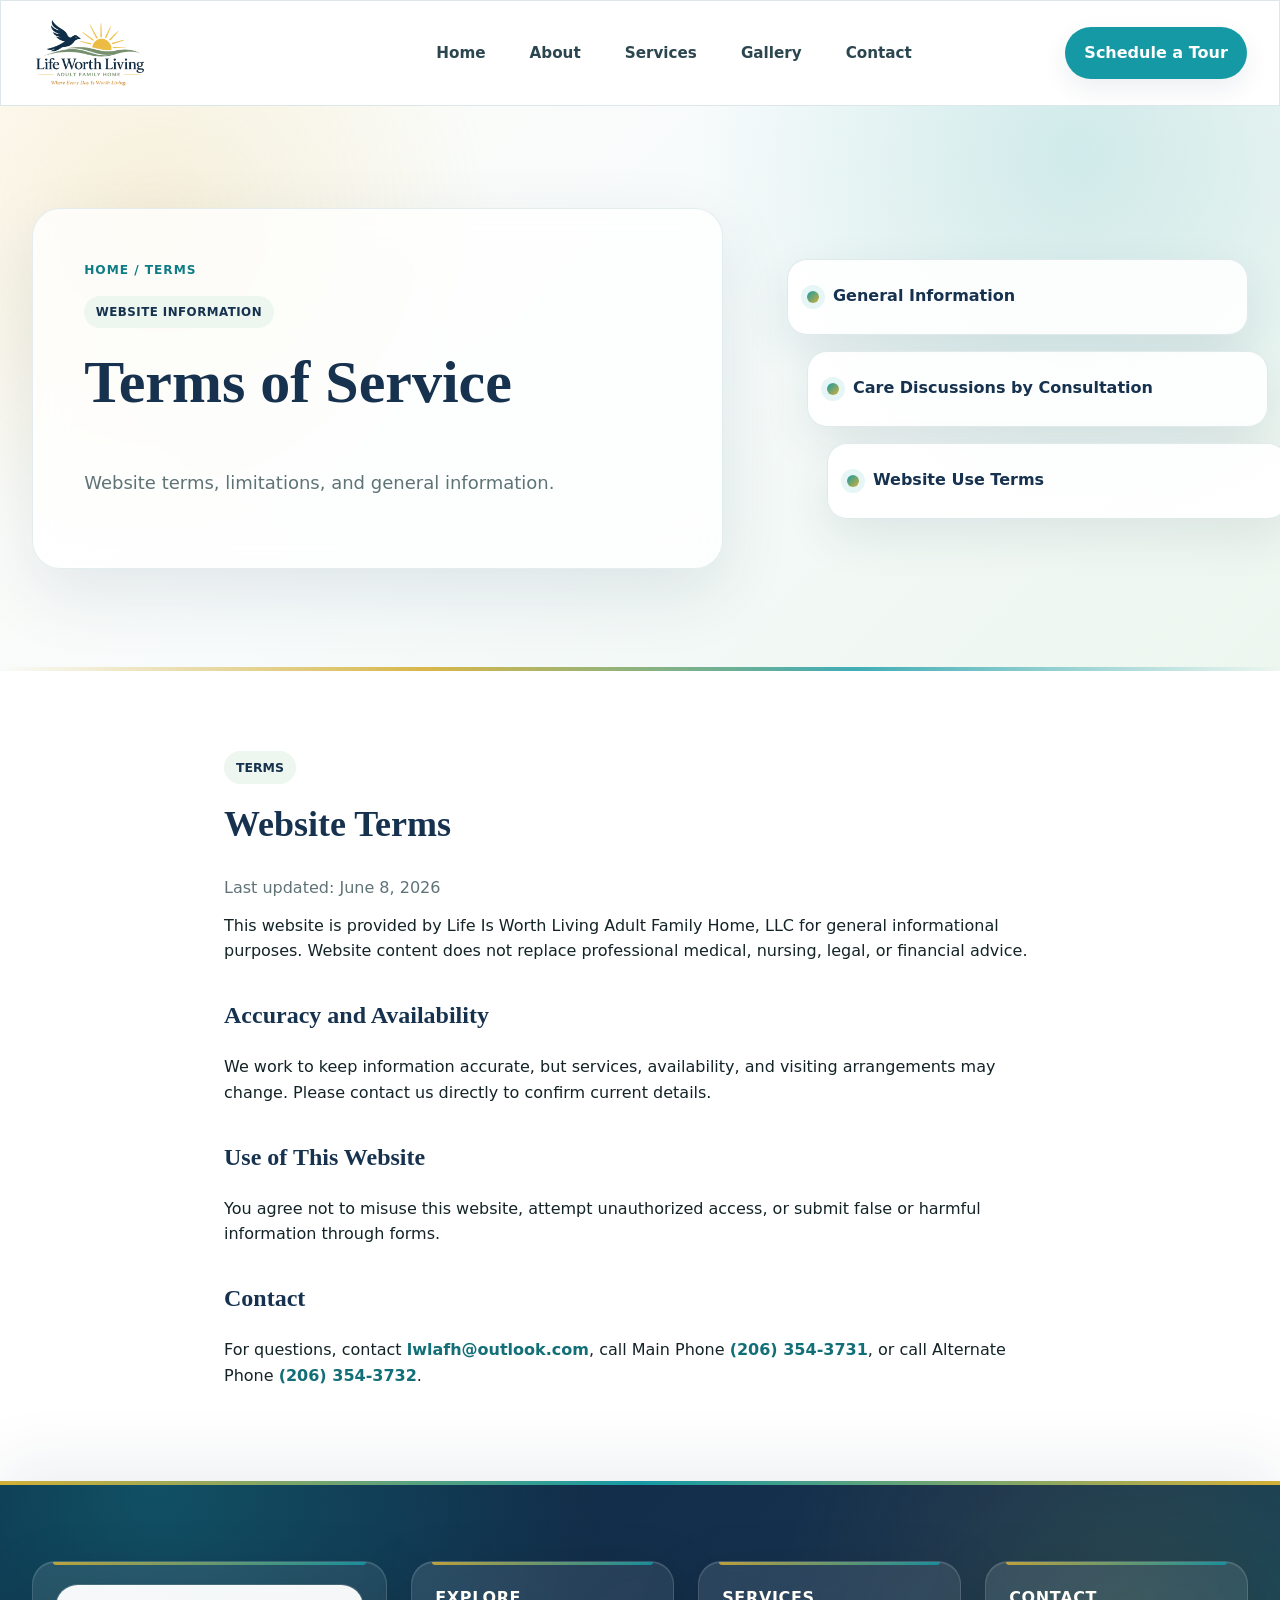
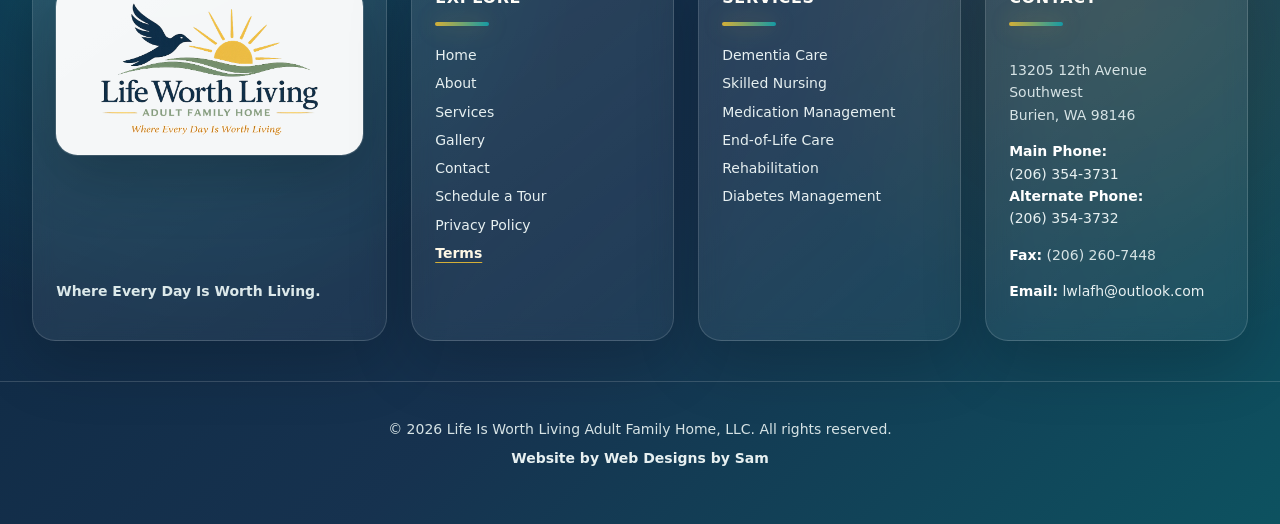
<file: terms/index.html>
<!doctype html>
<html lang="en">
<head>
  <meta charset="utf-8"><meta name="viewport" content="width=device-width, initial-scale=1">
  <title>Terms | Life Worth Living</title>
  <meta name="description" content="Read website terms for Life Worth Living Adult Family Home, LLC.">
  <link rel="canonical" href="https://www.lifeworthlivingafh.com/terms/">
  <meta property="og:title" content="Terms | Life Worth Living"><meta property="og:description" content="Website terms for Life Worth Living Adult Family Home."><meta property="og:type" content="website"><meta property="og:url" content="https://www.lifeworthlivingafh.com/terms/"><meta property="og:image" content="https://www.lifeworthlivingafh.com/assets/social/og-image.jpg?v=2">
  <meta name="twitter:card" content="summary_large_image">
  <meta name="twitter:image" content="https://www.lifeworthlivingafh.com/assets/social/og-image.jpg?v=2">
  <link rel="icon" type="image/png" href="../favicon.png">
  <link rel="apple-touch-icon" href="../apple-touch-icon.png">
  <link rel="stylesheet" href="../styles.css?v=finalreview2026">
  <script type="application/ld+json">{"@context":"https://schema.org","@type":"NursingHome","name":"Life Is Worth Living Adult Family Home, LLC","description":"RN-owned Adult Family Home in Burien, WA providing compassionate senior care with 15+ years of nursing experience.","address":{"@type":"PostalAddress","streetAddress":"13205 12th Avenue Southwest","addressLocality":"Burien","addressRegion":"WA","postalCode":"98146","addressCountry":"US"},"telephone":["(206) 354-3731","(206) 354-3732"],"email":"lwlafh@outlook.com","url":"https://www.lifeworthlivingafh.com","image":"https://www.lifeworthlivingafh.com/assets/social/og-image.jpg?v=2","openingHours":"Mo-Su 00:00-23:59"}</script>
</head>
<body>
  <!-- Header -->
  <header class="sticky top-0 z-50 bg-white-90 backdrop-blur border site-header" data-mobile-nav>
    <nav class="mx-auto max-w-7xl px-4 sm-px-6 lg-px-8 py-4 flex items-center justify-between gap-4" aria-label="Main navigation">
      <a class="flex items-center gap-3 font-extrabold text-xl text-ink" href="../"><img class="brand-logo brand-logo-horizontal" src="../assets/logo/logo-primary.png" alt="Life Worth Living Adult Family Home logo"></a>
      <div class="flex items-center gap-5 overflow-x-auto mobile-nav desktop-nav"><a class="nav-link" href="../">Home</a><a class="nav-link" href="../about/">About</a><a class="nav-link" href="../services/">Services</a><a class="nav-link" href="../gallery/">Gallery</a><a class="nav-link" href="../contact/">Contact</a></div>
      <a class="btn btn-primary mobile-full desktop-cta" href="../schedule-tour/">Schedule a Tour</a>
      <button class="mobile-menu-toggle" type="button" aria-label="Open navigation menu" aria-expanded="false" aria-controls="mobile-menu"><span></span><span></span><span></span></button>
    </nav>
    <div class="premium-mobile-menu" id="mobile-menu" hidden><a class="mobile-menu-link" href="../">Home</a><a class="mobile-menu-link" href="../about/">About</a><a class="mobile-menu-link" href="../services/">Services</a><a class="mobile-menu-link" href="../gallery/">Gallery</a><a class="mobile-menu-link" href="../contact/">Contact</a><a class="mobile-menu-link mobile-menu-cta" href="../schedule-tour/">Schedule a Tour</a><a class="mobile-menu-link mobile-menu-secondary" href="../privacy-policy/">Privacy Policy</a><a class="mobile-menu-link mobile-menu-secondary is-active" href="../terms/" aria-current="page">Terms</a></div>
  </header>
  <main>
    <section class="interior-hero">
      <div class="interior-hero-inner mx-auto max-w-7xl px-4 sm-px-6 lg-px-8">
        <div class="interior-hero-copy">
          <p class="interior-breadcrumb">Home / Terms</p>
          <span class="interior-label">Website Information</span>
          <h1 class="mt-5 text-4xl md-text-6xl font-extrabold leading-tight">Terms of Service</h1>
          <p class="mt-6 text-lg">Website terms, limitations, and general information.</p>
        </div>
        <div class="interior-hero-card-stack" aria-label="Page highlights"><article class="interior-stat-card"><span></span><strong>General Information</strong></article><article class="interior-stat-card"><span></span><strong>Care Discussions by Consultation</strong></article><article class="interior-stat-card"><span></span><strong>Website Use Terms</strong></article></div>
      </div>
    </section>
    <article class="py-20 bg-white mx-auto max-w-4xl px-4 sm-px-6 lg-px-8 prose"><span class="section-label">Terms</span><h1 class="mt-5 text-4xl font-extrabold leading-tight">Website Terms</h1><p class="text-muted">Last updated: June 8, 2026</p><p>This website is provided by Life Is Worth Living Adult Family Home, LLC for general informational purposes. Website content does not replace professional medical, nursing, legal, or financial advice.</p><h2 class="text-2xl font-bold mt-8">Accuracy and Availability</h2><p>We work to keep information accurate, but services, availability, and visiting arrangements may change. Please contact us directly to confirm current details.</p><h2 class="text-2xl font-bold mt-8">Use of This Website</h2><p>You agree not to misuse this website, attempt unauthorized access, or submit false or harmful information through forms.</p><h2 class="text-2xl font-bold mt-8">Contact</h2><p>For questions, contact <a class="text-teal font-bold" href="mailto:lwlafh@outlook.com">lwlafh@outlook.com</a>, call Main Phone <a class="text-teal font-bold" href="tel:+12063543731">(206) 354-3731</a>, or call Alternate Phone <a class="text-teal font-bold" href="tel:+12063543732">(206) 354-3732</a>.</p></article>
  </main>
  <!-- Footer -->
  <footer class="site-footer bg-ink text-white py-12">
    <div class="footer-grid mx-auto max-w-7xl px-4 sm-px-6 lg-px-8 grid md-grid-cols-2 lg-grid-cols-4 gap-8">
      <div class="footer-brand-col">
        <img class="brand-logo brand-logo-footer" src="../assets/logo/logo-primary.png" alt="Life Worth Living Adult Family Home primary logo">
        <p class="mt-4 text-sm text-muted">Where Every Day Is Worth Living.</p>
      </div>
      <div>
        <h2 class="footer-heading">Explore</h2>
        <div class="mt-4 grid gap-2 text-sm"><a class="footer-link" href="../">Home</a><a class="footer-link" href="../about/">About</a><a class="footer-link" href="../services/">Services</a><a class="footer-link" href="../gallery/">Gallery</a><a class="footer-link" href="../contact/">Contact</a><a class="footer-link" href="../schedule-tour/">Schedule a Tour</a><a class="footer-link" href="../privacy-policy/">Privacy Policy</a><a class="footer-link is-active" href="../terms/" aria-current="page">Terms</a></div>
      </div>
      <div>
        <h2 class="footer-heading">Services</h2>
        <div class="mt-4 grid gap-2 text-sm"><a class="footer-link" href="../services/">Dementia Care</a><a class="footer-link" href="../services/">Skilled Nursing</a><a class="footer-link" href="../services/">Medication Management</a><a class="footer-link" href="../services/">End-of-Life Care</a><a class="footer-link" href="../services/">Rehabilitation</a><a class="footer-link" href="../services/">Diabetes Management</a></div>
      </div>
      <div>
        <h2 class="footer-heading">Contact</h2>
        <address class="mt-4 text-sm text-muted space-y-3" style="font-style:normal"><p>13205 12th Avenue Southwest<br>Burien, WA 98146</p><p><strong>Main Phone:</strong><br><a class="footer-link" href="tel:+12063543731">(206) 354-3731</a><br><strong>Alternate Phone:</strong><br><a class="footer-link" href="tel:+12063543732">(206) 354-3732</a></p><p><strong>Fax:</strong> (206) 260-7448</p><p><strong>Email:</strong> <a class="footer-link" href="mailto:lwlafh@outlook.com">lwlafh@outlook.com</a></p></address>
      </div>
    </div>
    <div class="footer-bottom mx-auto max-w-7xl px-4 sm-px-6 lg-px-8 pt-8 mt-8 text-center text-sm text-muted"><p>&copy; 2026 Life Is Worth Living Adult Family Home, LLC. All rights reserved.</p><p class="mt-2"><a class="footer-link designer-credit" href="https://www.afhdesignsbysam.com/" target="_blank" rel="noopener">Website by Web Designs by Sam</a></p></div>
  </footer>
  <script src="../assets/js/site.js?v=saas2026" defer></script>
</body>
</html>
</file>
<file: styles.css>
*{box-sizing:border-box}html{scroll-behavior:smooth}body{margin:0;font-family:Inter,ui-sans-serif,system-ui,-apple-system,BlinkMacSystemFont,"Segoe UI",sans-serif;color:#132326;background:#fff;line-height:1.6;overflow-x:hidden}a{color:inherit;text-decoration:none}img{display:block;max-width:100%;height:auto}button,input,select,textarea{font:inherit}h1,h2,h3,p,li,a,span{overflow-wrap:break-word}.sr-only{position:absolute;width:1px;height:1px;padding:0;margin:-1px;overflow:hidden;clip:rect(0,0,0,0);white-space:nowrap;border:0}.mx-auto{margin-left:auto;margin-right:auto}.mt-2{margin-top:.5rem}.mt-3{margin-top:.75rem}.mt-4{margin-top:1rem}.mt-5{margin-top:1.25rem}.mt-6{margin-top:1.5rem}.mt-8{margin-top:2rem}.mt-10{margin-top:2.5rem}.mt-12{margin-top:3rem}.mb-3{margin-bottom:.75rem}.mb-4{margin-bottom:1rem}.block{display:block}.flex{display:flex}.grid{display:grid}.grid>*{min-width:0}.hidden{display:none}.h-2{height:.5rem}.h-10{height:2.5rem}.h-12{height:3rem}.h-full{height:100%}.min-h-screen{min-height:100vh}.w-full{width:100%}.w-10{width:2.5rem}.w-12{width:3rem}.max-w-2xl{max-width:42rem}.max-w-3xl{max-width:48rem}.max-w-4xl{max-width:56rem}.max-w-6xl{max-width:72rem}.max-w-7xl{max-width:80rem}.flex-1{flex:1 1 0%}.shrink-0{flex-shrink:0}.grid-cols-1{grid-template-columns:repeat(1,minmax(0,1fr))}.items-start{align-items:flex-start}.items-center{align-items:center}.justify-between{justify-content:space-between}.justify-center{justify-content:center}.gap-2{gap:.5rem}.gap-3{gap:.75rem}.gap-4{gap:1rem}.gap-5{gap:1.25rem}.gap-6{gap:1.5rem}.gap-8{gap:2rem}.gap-10{gap:2.5rem}.space-y-3>*+*{margin-top:.75rem}.space-y-4>*+*{margin-top:1rem}.space-y-5>*+*{margin-top:1.25rem}.overflow-hidden{overflow:hidden}.overflow-x-auto{overflow-x:auto}.rounded-xl{border-radius:.75rem}.rounded-2xl{border-radius:1rem}.rounded-3xl{border-radius:1.5rem}.rounded-full{border-radius:9999px}.border{border:1px solid #dbe7e8}.border-t{border-top:1px solid #dbe7e8}.border-teal{border-color:#159aa5}.bg-white{background:#fff}.bg-gray-50{background:#f7fafb}.bg-gray-100{background:#eef5f6}.bg-teal{background:#159aa5}.bg-teal-50{background:#eafafa}.bg-orange{background:#f59e0b}.bg-orange-50{background:#fff7e8}.bg-ink{background:#132326}.bg-soft{background:#f8fbfb}.bg-gradient{background:linear-gradient(135deg,#f7fbfb 0%,#eefafa 48%,#fff7e8 100%)}.object-cover{object-fit:cover}.p-4{padding:1rem}.p-5{padding:1.25rem}.p-6{padding:1.5rem}.p-8{padding:2rem}.px-3{padding-left:.75rem;padding-right:.75rem}.px-4{padding-left:1rem;padding-right:1rem}.px-5{padding-left:1.25rem;padding-right:1.25rem}.px-6{padding-left:1.5rem;padding-right:1.5rem}.py-2{padding-top:.5rem;padding-bottom:.5rem}.py-3{padding-top:.75rem;padding-bottom:.75rem}.py-4{padding-top:1rem;padding-bottom:1rem}.py-5{padding-top:1.25rem;padding-bottom:1.25rem}.py-8{padding-top:2rem;padding-bottom:2rem}.py-12{padding-top:3rem;padding-bottom:3rem}.py-16{padding-top:4rem;padding-bottom:4rem}.py-20{padding-top:5rem;padding-bottom:5rem}.pt-8{padding-top:2rem}.pb-4{padding-bottom:1rem}.text-center{text-align:center}.text-sm{font-size:.875rem}.text-base{font-size:1rem}.text-lg{font-size:1.125rem}.text-xl{font-size:1.25rem}.text-2xl{font-size:1.5rem}.text-3xl{font-size:1.875rem}.text-4xl{font-size:2.25rem}.font-medium{font-weight:500}.font-semibold{font-weight:600}.font-bold{font-weight:700}.font-extrabold{font-weight:800}.leading-tight{line-height:1.15}.leading-relaxed{line-height:1.75}.tracking-wide{letter-spacing:0}.text-white{color:#fff}.text-ink{color:#132326}.text-muted{color:#5f7376}.text-teal{color:#127f88}.text-orange{color:#b86f00}.shadow-soft{box-shadow:0 18px 60px rgba(13,73,77,.12)}.shadow-card{box-shadow:0 12px 35px rgba(18,61,65,.09)}.transition{transition:all .22s ease}.hover-lift:hover{transform:translateY(-3px);box-shadow:0 18px 55px rgba(18,61,65,.14)}.hover-zoom:hover img{transform:scale(1.035)}.sticky{position:sticky}.top-0{top:0}.z-50{z-index:50}.backdrop-blur{backdrop-filter:blur(18px)}.bg-white-90{background:rgba(255,255,255,.9)}.ring-focus:focus{outline:3px solid rgba(21,154,165,.35);outline-offset:3px}.aspect-video{aspect-ratio:16/9}.aspect-4-3{aspect-ratio:4/3}.input{width:100%;border:1px solid #cfe0e2;border-radius:1rem;padding:.9rem 1rem;background:#fff;color:#132326}.input:focus{outline:3px solid rgba(21,154,165,.28);border-color:#159aa5}.btn{display:inline-flex;align-items:center;justify-content:center;min-height:48px;border-radius:9999px;padding:.82rem 1.2rem;font-weight:700;transition:all .22s ease}.btn-primary{background:#159aa5;color:#fff;box-shadow:0 10px 25px rgba(21,154,165,.24)}.btn-primary:hover{background:#117f88;transform:translateY(-1px)}.btn-secondary{background:#fff;color:#132326;border:1px solid #d5e5e7}.btn-secondary:hover{border-color:#159aa5;transform:translateY(-1px)}.btn-orange{background:#f59e0b;color:#1d1608;box-shadow:0 10px 24px rgba(245,158,11,.22)}.btn-orange:hover{background:#df8f06;transform:translateY(-1px)}.badge{display:inline-flex;align-items:center;gap:.45rem;max-width:100%;border-radius:9999px;border:1px solid #d7e7e8;background:#fff;padding:.55rem .85rem;font-size:.9rem;font-weight:700;color:#244145}.dot{width:.5rem;height:.5rem;flex:0 0 .5rem;border-radius:9999px;background:#159aa5}.section-label{display:inline-flex;border-radius:9999px;background:#eafafa;color:#127f88;padding:.4rem .75rem;font-size:.78rem;font-weight:800;text-transform:uppercase}.prose p{margin:.75rem 0}.nav-link{white-space:nowrap;color:#36565a;font-size:.95rem;font-weight:700}.nav-link:hover{color:#127f88}.footer-link{color:#d8e6e8}.footer-link:hover{color:#fff}.bg-ink .text-muted{color:#c5d4d6}.map-placeholder{min-height:330px;background:linear-gradient(135deg,#dfeaec,#f8fbfb);position:relative}.map-placeholder:before,.map-placeholder:after{content:"";position:absolute;border-radius:9999px}.map-placeholder:before{inset:25% 18%;border:2px solid rgba(21,154,165,.35)}.map-placeholder:after{width:32px;height:32px;background:#f59e0b;top:44%;left:48%;box-shadow:0 12px 24px rgba(245,158,11,.28)}@media (min-width:640px){.sm-flex-row{flex-direction:row}.sm-text-5xl{font-size:3rem}.sm-p-8{padding:2rem}.sm-px-6{padding-left:1.5rem;padding-right:1.5rem}.sm-grid-cols-2{grid-template-columns:repeat(2,minmax(0,1fr))}}@media (min-width:768px){.md-flex{display:flex}.md-hidden{display:none}.md-grid-cols-2{grid-template-columns:repeat(2,minmax(0,1fr))}.md-grid-cols-3{grid-template-columns:repeat(3,minmax(0,1fr))}.md-text-left{text-align:left}.md-text-5xl{font-size:3rem}.md-text-6xl{font-size:3.75rem}.md-py-24{padding-top:6rem;padding-bottom:6rem}}@media (min-width:1024px){.lg-grid-cols-2{grid-template-columns:repeat(2,minmax(0,1fr))}.lg-grid-cols-3{grid-template-columns:repeat(3,minmax(0,1fr))}.lg-grid-cols-4{grid-template-columns:repeat(4,minmax(0,1fr))}.lg-px-8{padding-left:2rem;padding-right:2rem}.lg-py-28{padding-top:7rem;padding-bottom:7rem}.lg-text-6xl{font-size:3.75rem}.lg-col-span-2{grid-column:span 2/span 2}}@media (max-width:767px){.mobile-wrap{flex-wrap:wrap}.mobile-full{width:100%}.mobile-nav{width:100%;justify-content:flex-start;padding-top:.5rem}.text-4xl{font-size:1.6rem}.text-lg{font-size:.95rem}.py-20{padding-top:4rem;padding-bottom:4rem}.btn{padding:.82rem 1rem}.p-6{padding:1.25rem}}

/* Brand layer */
:root{--navy:#16324f;--sage:#7c9a7d;--gold:#d4af37;--cream:#faf9f6;--teal:#159aa5;--orange:#f59e0b;--ink:#132326}body{font-family:"Inter",ui-sans-serif,system-ui,-apple-system,BlinkMacSystemFont,"Segoe UI",sans-serif;color:var(--ink)}h1,h2,h3,.font-extrabold{font-family:"Playfair Display",Georgia,"Times New Roman",serif;color:var(--navy)}.brand-logo{display:block;height:auto;object-fit:contain}.brand-logo-horizontal{width:min(290px,62vw);max-height:64px}.brand-logo-footer{width:min(260px,80vw);max-height:130px;background:#fff;border-radius:18px;padding:.5rem}.bg-ink{background:var(--navy)}.text-ink{color:var(--navy)}.bg-gradient{background:linear-gradient(135deg,var(--cream) 0%,#eef7ef 48%,#fff7e8 100%)}.bg-teal{background:var(--teal)}.bg-teal-50{background:#edf6ef}.bg-orange{background:var(--orange)}.bg-orange-50{background:#fff8e6}.text-teal{color:#126f77}.text-orange{color:#9a6500}.btn-primary{background:var(--teal);box-shadow:0 10px 25px rgba(21,154,165,.24)}.btn-primary:hover{background:#117f88}.btn-orange{background:var(--gold);color:#1f1704;box-shadow:0 10px 24px rgba(212,175,55,.24)}.btn-orange:hover{background:#c49e2c}.section-label{background:#edf6ef;color:var(--navy)}.dot{background:var(--gold)}.badge{border-color:#d9e6da;color:var(--navy)}.nav-link{color:#2c4650}.nav-link:hover{color:var(--teal)}.shadow-soft{box-shadow:0 18px 60px rgba(22,50,79,.12)}.shadow-card{box-shadow:0 12px 35px rgba(22,50,79,.09)}@media(max-width:767px){.brand-logo-horizontal{width:min(238px,62vw);max-height:54px}.brand-logo-footer{width:min(230px,84vw)}}

/* Brand polish overrides */
.brand-logo-horizontal{width:min(370px,70vw);max-height:78px}.brand-logo-footer{width:min(300px,84vw);max-height:150px}@media(max-width:767px){h1.text-4xl{font-size:1.42rem;line-height:1.18}.brand-logo-horizontal{width:min(225px,64vw);max-height:58px}.btn{font-size:.95rem}}

/* Brand visual QA overrides */
.brand-logo-horizontal{width:min(360px,70vw);height:72px;object-fit:cover;object-position:center}.brand-logo-footer{width:min(280px,84vw);height:auto;object-fit:contain}.rounded-2xl.w-full.aspect-4-3.object-cover[src^="/assets/images/"],.w-full.aspect-4-3.object-cover[src^="/assets/images/"]{object-fit:contain;background:#faf9f6}@media(max-width:767px){h1.text-4xl{font-size:1.32rem;line-height:1.2}.brand-logo-horizontal{width:min(240px,72vw);height:64px}}

/* Photo image framing */
.rounded-2xl.w-full.aspect-4-3.object-cover[src^="/assets/images/"],.w-full.aspect-4-3.object-cover[src^="/assets/images/"]{object-fit:cover;object-position:center bottom;background:#faf9f6}

/* Client photo presentation */
picture{display:block}.photo-img,.gallery-card img{width:100%;height:auto;object-position:center}.gallery-card{align-self:start;border:1px solid rgba(219,231,232,.7)}.gallery-card picture{overflow:hidden;background:#faf9f6}.gallery-feature{border-color:rgba(212,175,55,.5);box-shadow:0 18px 52px rgba(22,50,79,.13)}.gallery-feature img{object-position:center 58%}.hover-zoom img{will-change:transform;transition:transform .45s ease}.hover-zoom:focus-within img{transform:scale(1.035)}@media(max-width:767px){header nav,.mobile-nav,main,section,.gallery-card{max-width:100vw;min-width:0}.mobile-nav{overflow-x:auto}.gallery-feature{grid-column:auto}.gallery-card figcaption{padding:1rem}.gallery-card{width:min(76vw,340px);justify-self:center}.gallery-card img{max-width:100%}.gallery-feature img{aspect-ratio:4/3}.gallery-card .text-xl{font-size:1.1rem}.bg-gradient.text-center h1{width:18rem;max-width:76vw;margin-left:auto;margin-right:auto;white-space:normal;text-wrap:balance}.bg-gradient.text-center p{width:18rem;max-width:76vw;margin-left:auto;margin-right:auto}}

/* Premium living section */
.premium-living{border:1px solid rgba(219,231,232,.78);border-radius:1.5rem;background:linear-gradient(135deg,#fff 0%,#f8fbfb 52%,#fff8e6 100%);box-shadow:0 22px 70px rgba(22,50,79,.11);padding:clamp(1rem,3vw,2rem)}.premium-living-copy{padding:clamp(.5rem,2vw,1.5rem)}.premium-living-media{border-radius:1.25rem;overflow:hidden;box-shadow:0 18px 48px rgba(22,50,79,.14);background:#faf9f6}.premium-living-media img{object-position:center 58%}.living-highlight{display:flex;align-items:center;gap:.55rem;min-height:48px;border:1px solid #d9e6da;border-radius:9999px;background:rgba(255,255,255,.86);padding:.65rem .9rem;font-weight:800;color:var(--navy);box-shadow:0 8px 24px rgba(22,50,79,.06)}.premium-living:hover{transform:translateY(-2px);box-shadow:0 28px 80px rgba(22,50,79,.14)}.premium-living{transition:transform .28s ease,box-shadow .28s ease}@media(max-width:767px){.premium-living{padding:1rem;border-radius:1.25rem}.premium-living-copy{padding:.25rem}.premium-living-media{order:-1}.living-highlight{border-radius:1rem;align-items:flex-start}.premium-living .btn{width:100%}}

/* Mobile heading fit */
@media(max-width:767px){h1.text-4xl{font-size:1.12rem;line-height:1.22;max-width:100%}}

@media(max-width:767px){.mobile-nav{gap:.65rem 1rem;justify-content:center;flex-wrap:wrap;overflow-x:visible}.nav-link{font-size:.88rem}.mobile-full{width:calc(100% - 2rem);margin-left:auto;margin-right:auto}}

@media(max-width:767px){header nav.mobile-wrap{flex-direction:column;align-items:center;justify-content:center}.brand-logo-horizontal{width:min(250px,82vw)}}

@media(max-width:767px){main>section>.mx-auto{width:min(calc(100vw - 2rem),358px);padding-left:0;padding-right:0}main>section>.mx-auto.max-w-4xl{width:min(calc(100vw - 2rem),340px)}main h2,main h3,main p,main article{max-width:100%}.badge,.living-highlight{width:100%}}

@media(max-width:767px){main .mobile-wrap{width:100%;flex-direction:column}main .mobile-wrap .btn{width:100%}}

@media(max-width:767px){main h2.text-3xl{font-size:1.35rem;line-height:1.2}main h3.text-xl{font-size:1.05rem;line-height:1.25}.premium-living h2.text-3xl{font-size:1.45rem}}

/* Premium About page */
.about-hero .badge{background:rgba(255,255,255,.9);box-shadow:0 10px 28px rgba(22,50,79,.08)}.about-panel{position:relative;overflow:hidden}.about-panel:before{content:"";position:absolute;inset:0 0 auto auto;width:140px;height:140px;background:radial-gradient(circle,rgba(212,175,55,.18),rgba(212,175,55,0) 68%);pointer-events:none}.owner-card{position:relative;overflow:hidden;transition:transform .28s ease,box-shadow .28s ease}.owner-card:before{content:"";position:absolute;left:0;top:0;width:100%;height:5px;background:linear-gradient(90deg,var(--teal),var(--gold))}.credential-stack{display:flex;flex-wrap:wrap;justify-content:flex-end;gap:.55rem;max-width:18rem}.credential-badge{display:inline-flex;align-items:center;min-height:36px;border-radius:9999px;border:1px solid #d9e6da;background:#f8fbfb;padding:.45rem .7rem;font-size:.78rem;font-weight:900;color:var(--navy);box-shadow:0 8px 20px rgba(22,50,79,.06)}.specialty-grid{display:grid;grid-template-columns:repeat(2,minmax(0,1fr));gap:.65rem}.specialty-grid span{display:flex;align-items:center;min-height:44px;border:1px solid #dbe7e8;border-radius:1rem;background:#f8fbfb;padding:.65rem .8rem;font-size:.92rem;font-weight:800;color:var(--navy)}.about-photo-card{overflow:hidden;border-radius:1.25rem;border:1px solid #dbe7e8;background:#faf9f6;box-shadow:0 18px 48px rgba(22,50,79,.1)}.mission-card{padding:clamp(1.5rem,5vw,4rem);background:linear-gradient(135deg,#fff 0%,#f8fbfb 52%,#fff8e6 100%);position:relative;overflow:hidden}.mission-card:after{content:"";position:absolute;right:clamp(1rem,5vw,4rem);bottom:clamp(1rem,4vw,3rem);width:90px;height:6px;border-radius:9999px;background:var(--gold)}.value-card{min-height:210px;border:1px solid rgba(219,231,232,.86);border-radius:1.25rem;background:#fff;padding:1.45rem;box-shadow:0 12px 35px rgba(22,50,79,.08);transition:transform .24s ease,box-shadow .24s ease,border-color .24s ease}.value-card:hover{transform:translateY(-3px);border-color:rgba(21,154,165,.38);box-shadow:0 18px 48px rgba(22,50,79,.12)}.value-card span{display:inline-flex;align-items:center;justify-content:center;width:42px;height:42px;border-radius:50%;background:#edf6ef;color:var(--navy);font-weight:900}.value-card h3{margin:.95rem 0 .55rem;font-size:1.35rem;line-height:1.2}.value-card p{margin:0;color:#5f7376}.about-cta{display:grid;grid-template-columns:minmax(0,1fr) auto;gap:2rem;align-items:center;border:1px solid rgba(219,231,232,.86);background:linear-gradient(135deg,#f8fbfb 0%,#fff 48%,#fff8e6 100%);padding:clamp(1.5rem,5vw,4rem)}.about-cta-actions{display:grid;gap:.8rem;min-width:220px}.about-cta .btn{width:100%}@media(max-width:767px){.about-hero h1.text-4xl{font-size:1.68rem;line-height:1.16}.credential-stack{width:100%;justify-content:flex-start}.credential-badge{border-radius:.9rem}.specialty-grid{grid-template-columns:1fr}.owner-card,.about-panel,.mission-card{padding:1.35rem}.value-card{min-height:auto;padding:1.25rem}.about-cta{grid-template-columns:1fr;padding:1.35rem}.about-cta-actions{min-width:0}.about-hero .badge{width:100%;justify-content:center}}

/* Final premium polish */
.premium-hero{padding-top:clamp(6rem,10vw,9rem);padding-bottom:clamp(6rem,10vw,9rem)}.premium-hero h1{max-width:13ch}.premium-hero p{font-size:1.2rem;line-height:1.8}.premium-hero .btn{min-width:180px}.trust-strip{padding:0 0 5rem}.trust-panel{margin-top:-2.2rem;position:relative;z-index:3;display:grid;grid-template-columns:minmax(0,.8fr) minmax(0,1.2fr);gap:2rem;align-items:center;border:1px solid rgba(219,231,232,.88);border-radius:1.5rem;background:rgba(255,255,255,.96);box-shadow:0 22px 70px rgba(22,50,79,.12);padding:clamp(1.25rem,3vw,2rem);backdrop-filter:blur(18px)}.trust-grid{display:grid;grid-template-columns:repeat(2,minmax(0,1fr));gap:.75rem}.trust-card{display:flex;align-items:center;min-height:52px;border:1px solid #d9e6da;border-radius:1rem;background:linear-gradient(135deg,#fff,#f8fbfb);padding:.75rem .9rem;font-weight:900;color:var(--navy);box-shadow:0 8px 24px rgba(22,50,79,.06)}.clinical-care{border:1px solid rgba(219,231,232,.86);border-radius:1.5rem;background:linear-gradient(135deg,#fff 0%,#f8fbfb 55%,#fff8e6 100%);box-shadow:0 18px 55px rgba(22,50,79,.09);padding:clamp(1.25rem,4vw,3rem)}.clinical-card{border:1px solid #dbe7e8;border-radius:1.25rem;background:#fff;padding:clamp(1.25rem,3vw,2rem);box-shadow:0 12px 35px rgba(22,50,79,.08)}.clinical-card h3{margin:0 0 1.25rem;font-size:1.55rem;line-height:1.2}.clinical-list{display:grid;grid-template-columns:repeat(2,minmax(0,1fr));gap:.65rem}.clinical-list span{display:flex;align-items:center;min-height:44px;border:1px solid #dbe7e8;border-radius:.9rem;background:#f8fbfb;padding:.65rem .8rem;font-size:.92rem;font-weight:800;color:var(--navy)}.site-footer{padding-top:4rem;padding-bottom:2.5rem}.site-footer .brand-logo-footer{margin-bottom:.5rem}.footer-heading{position:relative;margin:0;color:#fff;font-family:Inter,ui-sans-serif,system-ui,sans-serif;font-size:.9rem;font-weight:900;text-transform:uppercase;letter-spacing:0}.footer-heading:after{content:"";display:block;width:42px;height:3px;border-radius:9999px;background:var(--gold);margin-top:.75rem}.site-footer .footer-link{transition:color .2s ease,transform .2s ease}.site-footer .footer-link:hover{color:#fff;transform:translateX(2px)}.footer-bottom{border-top:1px solid rgba(216,230,232,.22)}@media(max-width:767px){.premium-hero{padding-top:4.75rem;padding-bottom:4.75rem}.premium-hero h1.text-4xl{font-size:1.72rem;line-height:1.16;max-width:100%}.premium-hero p{font-size:1rem;line-height:1.65}.premium-hero .btn{width:100%}.trust-strip{padding-bottom:4rem}.trust-panel{margin-top:0;grid-template-columns:1fr;border-radius:1.25rem}.trust-grid,.clinical-list{grid-template-columns:1fr}.trust-card{min-height:48px}.clinical-care{border-radius:1.25rem}.clinical-card{padding:1.15rem}.site-footer{text-align:left}.site-footer .brand-logo-footer{margin-left:0}.footer-heading{margin-top:.5rem}}

/* Premium interaction polish */
main section{animation:fade-up .58s ease both}main section:nth-child(2){animation-delay:.05s}main section:nth-child(3){animation-delay:.1s}.shadow-card,.owner-card,.value-card,.gallery-card,.clinical-card,.trust-card,.premium-living,.about-panel,.mission-card,.about-cta,main form,main aside>div,main article[class*="rounded"],main div.rounded-3xl.shadow-card,main div.rounded-3xl.shadow-soft{border-color:rgba(219,231,232,.82);box-shadow:0 14px 42px rgba(22,50,79,.08);transition:transform .28s ease,box-shadow .28s ease,border-color .28s ease}.shadow-card:hover,.owner-card:hover,.value-card:hover,.gallery-card:hover,.clinical-card:hover,.trust-card:hover,.premium-living:hover,.about-panel:hover,.mission-card:hover,.about-cta:hover,main article[class*="rounded"]:hover,main div.rounded-3xl.shadow-card:hover,main div.rounded-3xl.shadow-soft:hover{transform:translateY(-4px);border-color:rgba(21,154,165,.32);box-shadow:0 24px 64px rgba(22,50,79,.13)}.btn{box-shadow:0 10px 26px rgba(22,50,79,.08);transition:transform .24s ease,box-shadow .24s ease,background-color .24s ease,border-color .24s ease}.btn:hover{transform:translateY(-2px);box-shadow:0 16px 38px rgba(22,50,79,.16)}.btn-primary:hover{box-shadow:0 18px 42px rgba(21,154,165,.32)}.btn-orange:hover{box-shadow:0 18px 42px rgba(212,175,55,.3)}.js-lightbox-image{cursor:zoom-in;outline-offset:5px}.js-lightbox-image:focus-visible,.btn:focus-visible,.nav-link:focus-visible,.footer-link:focus-visible{outline:3px solid rgba(21,154,165,.42);outline-offset:4px}.hover-zoom,.premium-living-media,.gallery-card picture,main picture{overflow:hidden}.hover-zoom img,.premium-living-media img,.gallery-card img,.photo-img{transition:transform .48s ease,filter .48s ease}.hover-zoom:hover img,.premium-living-media:hover img,.gallery-card:hover img,.photo-img:hover{transform:scale(1.04);filter:saturate(1.03)}.image-lightbox{position:fixed;inset:0;z-index:9999;display:flex;align-items:center;justify-content:center;background:rgba(5,16,24,.86);backdrop-filter:blur(14px);padding:clamp(1rem,4vw,3rem);animation:lightbox-fade .18s ease both}.image-lightbox[hidden]{display:none}.image-lightbox-frame{max-width:min(1120px,94vw);max-height:88vh;border-radius:1.25rem;overflow:hidden;box-shadow:0 30px 90px rgba(0,0,0,.38);background:#0f1f2d}.image-lightbox img{display:block;max-width:100%;max-height:88vh;width:auto;height:auto;object-fit:contain}.image-lightbox-close{position:fixed;top:clamp(1rem,3vw,2rem);right:clamp(1rem,3vw,2rem);display:inline-flex;align-items:center;justify-content:center;width:48px;height:48px;border:1px solid rgba(255,255,255,.28);border-radius:9999px;background:rgba(255,255,255,.94);color:var(--navy);font-size:2rem;line-height:1;cursor:pointer;box-shadow:0 16px 44px rgba(0,0,0,.28);transition:transform .22s ease,box-shadow .22s ease}.image-lightbox-close:hover{transform:translateY(-2px);box-shadow:0 20px 54px rgba(0,0,0,.34)}.image-lightbox-close:focus-visible{outline:3px solid rgba(255,255,255,.7);outline-offset:4px}.lightbox-open{overflow:hidden}@keyframes fade-up{from{opacity:0;transform:translateY(18px)}to{opacity:1;transform:translateY(0)}}@keyframes lightbox-fade{from{opacity:0}to{opacity:1}}@media(max-width:767px){.image-lightbox{padding:1rem}.image-lightbox-frame{max-width:94vw;max-height:82vh;border-radius:1rem}.image-lightbox img{max-height:82vh}.image-lightbox-close{width:44px;height:44px;font-size:1.7rem}.shadow-card,.owner-card,.value-card,.gallery-card,.clinical-card,.trust-card,.premium-living,.about-panel,.mission-card,.about-cta{box-shadow:0 12px 34px rgba(22,50,79,.08)}}@media(prefers-reduced-motion:reduce){html{scroll-behavior:auto}*,*::before,*::after{animation-duration:.001ms!important;animation-iteration-count:1!important;scroll-behavior:auto!important;transition-duration:.001ms!important}main section{animation:none!important}.hover-zoom:hover img,.premium-living-media:hover img,.gallery-card:hover img,.photo-img:hover,.shadow-card:hover,.owner-card:hover,.value-card:hover,.gallery-card:hover,.clinical-card:hover,.trust-card:hover,.premium-living:hover,.about-panel:hover,.mission-card:hover,.about-cta:hover,.btn:hover{transform:none!important}}

/* Final homepage hero, map, and footer polish */
.home-hero{min-height:calc(100vh - 82px);display:flex;align-items:center}.home-hero-grid{grid-template-columns:minmax(0,.88fr) minmax(0,1.12fr);gap:clamp(2rem,5vw,4.5rem)}.hero-photo-card{padding:clamp(.75rem,1.6vw,1.25rem);border:1px solid rgba(219,231,232,.8);box-shadow:0 28px 80px rgba(22,50,79,.16)}.hero-photo-card img{min-height:clamp(420px,56vh,660px);object-fit:cover;object-position:center}.visit-map-section{position:relative}.visit-card{padding:clamp(1.5rem,4vw,3rem);background:linear-gradient(135deg,#fff 0%,#f8fbfb 100%)}.visit-card .btn{min-width:180px}.map-embed-card{min-height:430px;background:#f8fbfb}.map-embed-card iframe{display:block;width:100%;height:100%;min-height:430px;border:0}.site-footer .footer-grid{align-items:start}.site-footer .footer-brand-col .footer-heading{margin-bottom:1rem}.site-footer .brand-logo-footer{margin-top:.25rem}.site-footer address strong{color:#fff}.footer-bottom{text-align:center}.footer-bottom p{margin:.25rem 0}.footer-bottom .footer-link{font-weight:800}@media(max-width:767px){.home-hero{min-height:auto}.home-hero-grid{grid-template-columns:1fr;gap:2rem}.hero-photo-card{padding:.75rem;border-radius:1.25rem}.hero-photo-card img{min-height:260px;aspect-ratio:4/3}.visit-card{padding:1.25rem}.visit-card .btn{width:100%}.map-embed-card,.map-embed-card iframe{min-height:320px}.site-footer .footer-grid{gap:2rem}.site-footer .footer-brand-col .footer-heading{margin-bottom:.75rem}.footer-bottom{padding-left:1rem;padding-right:1rem}}

/* Final navigation and footer UX polish */
.nav-link{position:relative;display:inline-flex;align-items:center;min-height:38px;border-radius:9999px;padding:.45rem .75rem;transition:color .18s ease,background-color .18s ease,box-shadow .18s ease,transform .18s ease}.nav-link:after{content:"";position:absolute;left:.75rem;right:.75rem;bottom:.3rem;height:2px;border-radius:9999px;background:var(--gold);transform:scaleX(0);transform-origin:left;transition:transform .18s ease}.nav-link:hover{color:var(--teal);transform:translateY(-1px)}.nav-link:hover:after{transform:scaleX(1)}.nav-link.is-active,.nav-link[aria-current="page"]{background:var(--teal);color:#fff;box-shadow:0 10px 24px rgba(21,154,165,.24)}.nav-link.is-active:after,.nav-link[aria-current="page"]:after{transform:scaleX(0)}
.btn-primary,.btn.mobile-full{transition:transform .18s ease,box-shadow .18s ease,background-color .18s ease,border-color .18s ease}.btn-primary:hover,.btn.mobile-full:hover{transform:translateY(-2px);box-shadow:0 18px 42px rgba(21,154,165,.32)}.btn[aria-current="page"]{box-shadow:0 14px 34px rgba(21,154,165,.34)}
.site-footer .footer-brand-col{padding-top:.15rem}.site-footer .footer-brand-col .brand-logo-footer{margin-top:0}.site-footer .footer-link{position:relative;display:inline-flex;width:max-content;max-width:100%;transition:color .18s ease,transform .18s ease}.site-footer .footer-link:after{content:"";position:absolute;left:0;right:0;bottom:-.18rem;height:2px;border-radius:9999px;background:var(--gold);transform:scaleX(0);transform-origin:left;transition:transform .18s ease}.site-footer .footer-link:hover{color:#fff;transform:translateX(3px)}.site-footer .footer-link:hover:after{transform:scaleX(1)}.designer-credit{justify-content:center;margin-left:auto;margin-right:auto;font-weight:800}.designer-credit:hover{color:#fff;transform:translateY(-1px)}
@media(max-width:767px){.nav-link{min-height:34px;padding:.4rem .65rem}.nav-link:after{left:.65rem;right:.65rem}.site-footer .footer-link{width:fit-content}}

/* Final launch About page refinement */
.about-hero h1{font-size:clamp(2.1rem,4.35vw,3.45rem)}
@media(max-width:767px){.about-hero h1.text-4xl{font-size:1.58rem}}

/* About owner refinements */
.owner-profile-grid{align-items:stretch}.owner-portrait-frame{position:relative;overflow:hidden;margin:-.35rem -.35rem 1.6rem;border:1px solid rgba(219,231,232,.86);border-radius:1.5rem;background:linear-gradient(135deg,#edf6ef 0%,#fff8e6 100%);box-shadow:0 16px 42px rgba(22,50,79,.08)}.owner-card .owner-portrait-frame picture{display:block;width:100%}.owner-card .owner-portrait-frame img{display:block;width:100%;height:auto;aspect-ratio:4/3;object-fit:cover;object-position:center top;border-radius:1.25rem;clip-path:none}.owner-text-card{display:flex;flex-direction:column;justify-content:center;background:radial-gradient(circle at 82% 16%,rgba(212,175,55,.14),rgba(212,175,55,0) 28%),linear-gradient(135deg,#fff 0%,#fbfdfd 58%,#fff8e6 100%)}.owner-text-header{position:relative;padding-top:1.35rem}.owner-text-header:before{content:"";position:absolute;top:0;left:0;width:86px;height:4px;border-radius:9999px;background:linear-gradient(90deg,var(--teal),var(--gold))}.owner-accent-badge{display:inline-flex;align-items:center;min-height:34px;border-radius:9999px;border:1px solid rgba(21,154,165,.18);background:#eafafa;color:var(--teal);padding:.38rem .72rem;font-size:.76rem;font-weight:900;text-transform:uppercase;letter-spacing:.04em;margin-bottom:1rem}.owner-text-credentials{justify-content:flex-start;margin-top:1.4rem;max-width:none}.owner-care-note{border:1px solid rgba(219,231,232,.86);border-radius:1.2rem;background:rgba(255,255,255,.76);padding:1rem 1.1rem}.owner-care-note p{margin:0;color:#526a70}.owner-quote{position:relative;overflow:hidden;background:linear-gradient(135deg,#fff 0%,#f8fbfb 58%,#fff8e6 100%);padding:clamp(1.7rem,5vw,3.5rem) clamp(1.4rem,5vw,4rem) clamp(1.7rem,5vw,3.25rem);border-color:rgba(219,231,232,.9)}.owner-quote:before{content:"";position:absolute;left:0;top:0;bottom:0;width:6px;background:linear-gradient(180deg,var(--teal),var(--gold))}.owner-quote blockquote{position:relative;margin:0;padding-left:clamp(2.1rem,5vw,3.8rem);color:var(--navy);font-family:"Playfair Display",Georgia,"Times New Roman",serif;font-size:clamp(1.55rem,3vw,2.7rem);font-weight:800;line-height:1.2;text-wrap:balance}.quote-mark{position:absolute;left:clamp(1.2rem,3vw,2.25rem);top:clamp(1rem,3vw,1.8rem);color:rgba(21,154,165,.18);font-family:Georgia,"Times New Roman",serif;font-size:clamp(4.5rem,12vw,8rem);font-weight:900;line-height:1}@media(max-width:767px){.owner-portrait-frame{margin:0 0 1.35rem;border-radius:1.25rem}.owner-text-card{justify-content:flex-start}.owner-card .owner-portrait-frame img{border-radius:1rem}.owner-quote blockquote{padding-left:1.45rem;font-size:1.42rem}.quote-mark{font-size:4rem;left:.9rem;top:.8rem}}

/* Final services page polish */
.services-trust-strip{padding:0 0 2.5rem}.services-trust-panel{margin-top:-2rem;position:relative;z-index:2;display:grid;grid-template-columns:repeat(4,minmax(0,1fr));gap:.85rem;border:1px solid rgba(219,231,232,.86);border-radius:1.5rem;background:rgba(255,255,255,.96);box-shadow:0 22px 70px rgba(22,50,79,.12);padding:clamp(1rem,2vw,1.35rem);backdrop-filter:blur(16px)}.services-trust-panel span{display:flex;align-items:center;min-height:54px;border:1px solid #d9e6da;border-radius:1rem;background:linear-gradient(135deg,#fff,#f8fbfb);padding:.8rem .9rem;color:var(--navy);font-size:.92rem;font-weight:900;box-shadow:0 8px 22px rgba(22,50,79,.06)}
.service-card{display:grid;grid-template-columns:auto minmax(0,1fr);gap:1rem;align-items:center;min-height:128px;border:1px solid rgba(219,231,232,.86);border-radius:1.25rem;background:#fff;padding:1.35rem;color:var(--navy);font-weight:900;box-shadow:0 14px 42px rgba(22,50,79,.08);transition:transform .22s ease,box-shadow .22s ease,border-color .22s ease}.service-card:hover{transform:translateY(-4px);border-color:rgba(21,154,165,.34);box-shadow:0 24px 64px rgba(22,50,79,.13)}.service-icon{display:inline-flex;align-items:center;justify-content:center;width:46px;height:46px;border-radius:1rem;background:linear-gradient(135deg,#edf6ef,#fff8e6);color:var(--teal);box-shadow:0 10px 24px rgba(22,50,79,.08)}.service-icon svg{width:24px;height:24px;fill:none;stroke:currentColor;stroke-width:2;stroke-linecap:round;stroke-linejoin:round}.lifestyle-intro{max-width:48rem}
@media(max-width:767px){.services-trust-strip{padding-bottom:1.5rem}.services-trust-panel{margin-top:0;grid-template-columns:1fr;border-radius:1.25rem}.services-trust-panel span{min-height:48px}.service-card{min-height:98px;padding:1.1rem}.service-icon{width:42px;height:42px;border-radius:.9rem}}
@media(prefers-reduced-motion:reduce){.service-card:hover{transform:none!important}}

/* Bright premium gallery redesign */
.warm-gallery{background:linear-gradient(180deg,#fff 0%,#fbfdfd 42%,#fff8e8 100%)}.warm-gallery-intro{max-width:52rem}.gallery-story{position:relative;border:1px solid rgba(219,231,232,.86);border-radius:1.75rem;background:rgba(255,255,255,.92);box-shadow:0 22px 70px rgba(22,50,79,.1);padding:clamp(1rem,3vw,2rem);overflow:hidden}.gallery-story:before{content:"";position:absolute;right:-80px;top:-90px;width:220px;height:220px;border-radius:9999px;background:radial-gradient(circle,rgba(212,175,55,.16),rgba(212,175,55,0) 68%);pointer-events:none}.gallery-story-feature{display:grid;grid-template-columns:minmax(0,.72fr) minmax(0,1.28fr);gap:clamp(1.25rem,3vw,2.5rem);align-items:center;background:linear-gradient(135deg,#fff 0%,#f8fbfb 54%,#fff8e8 100%)}.gallery-story-copy{position:relative;z-index:1;max-width:42rem}.gallery-story-copy h2{margin:.55rem 0 0;color:var(--navy);font-family:"Playfair Display",Georgia,"Times New Roman",serif;font-size:clamp(1.75rem,3vw,3rem);line-height:1.12}.gallery-story-copy p{margin:1rem 0 0;color:#5f7376;font-size:1.05rem;line-height:1.72}.gallery-story-kicker{display:inline-flex;border-radius:9999px;background:#eafafa;color:var(--teal);padding:.4rem .7rem;font-size:.74rem;font-weight:900;text-transform:uppercase;letter-spacing:.04em}.warm-gallery-grid{position:relative;z-index:1;display:grid;grid-template-columns:repeat(3,minmax(0,1fr));gap:1.25rem;margin-top:1.5rem}.warm-gallery-grid.single{grid-template-columns:minmax(0,.72fr);justify-content:start}.warm-gallery-card{border:1px solid rgba(219,231,232,.9);border-radius:1.35rem;background:#fff;box-shadow:0 16px 44px rgba(22,50,79,.08);overflow:hidden;transition:transform .24s ease,box-shadow .24s ease,border-color .24s ease}.warm-gallery-card:hover{transform:translateY(-3px);border-color:rgba(21,154,165,.3);box-shadow:0 24px 64px rgba(22,50,79,.13)}.warm-gallery-card picture{display:block;overflow:hidden;background:#f8fbfb}.warm-gallery-card img{display:block;width:100%;height:100%;aspect-ratio:4/3;object-fit:cover}.warm-gallery-feature img{aspect-ratio:16/10;object-position:center 58%}.warm-gallery-card figcaption{padding:1rem 1.15rem;color:#526a70;font-size:.95rem;line-height:1.55;background:#fff}.gallery-story-feature .warm-gallery-card{border-radius:1.5rem}.gallery-story-feature .warm-gallery-card figcaption{font-weight:700;color:var(--navy);background:linear-gradient(135deg,#fff,#f8fbfb)}@media(max-width:900px){.gallery-story-feature{grid-template-columns:1fr}.warm-gallery-grid,.warm-gallery-grid.single{grid-template-columns:1fr}.gallery-story-copy p{font-size:1rem}.warm-gallery-card img,.warm-gallery-feature img{aspect-ratio:4/3}}@media(max-width:767px){.gallery-story{border-radius:1.25rem;padding:1rem}.gallery-story-copy h2{font-size:1.65rem}.warm-gallery-card{border-radius:1.05rem}.warm-gallery-card figcaption{padding:.85rem .95rem;font-size:.9rem}}
@media(prefers-reduced-motion:reduce){.warm-gallery-card,.warm-gallery-card:hover{transition:none!important;transform:none!important}}

/* Final contact page polish */
.quick-contact-card{display:grid;gap:.35rem;border:1px solid rgba(219,231,232,.86);border-radius:1.25rem;background:linear-gradient(135deg,#fff 0%,#f8fbfb 100%);padding:1.35rem;box-shadow:0 14px 42px rgba(22,50,79,.08);transition:transform .2s ease,box-shadow .2s ease,border-color .2s ease}.quick-contact-card:hover{transform:translateY(-3px);border-color:rgba(21,154,165,.34);box-shadow:0 22px 58px rgba(22,50,79,.13)}.quick-contact-card span{color:#5f7376;font-size:.84rem;font-weight:900;text-transform:uppercase}.quick-contact-card strong{color:var(--navy);font-size:1.15rem;line-height:1.25}.contact-map{min-height:360px;background:#f8fbfb}.contact-map iframe{display:block;width:100%;height:100%;min-height:360px;border:0}
@media(max-width:767px){.quick-contact-card{padding:1.15rem}.quick-contact-card strong{font-size:1rem}.contact-map,.contact-map iframe{min-height:320px}}

/* Premium responsive mobile navigation */
.mobile-menu-toggle{display:none;flex-direction:column;align-items:center;justify-content:center;width:48px;height:48px;border:1px solid rgba(219,231,232,.92);border-radius:9999px;background:#fff;color:var(--navy);box-shadow:0 10px 26px rgba(22,50,79,.08);cursor:pointer;transition:transform .18s ease,box-shadow .18s ease,border-color .18s ease,background-color .18s ease}.mobile-menu-toggle span{display:block;width:21px;height:2px;border-radius:9999px;background:currentColor;transition:transform .2s ease,opacity .16s ease}.mobile-menu-toggle span+span{margin-top:5px}.mobile-menu-toggle:hover{transform:translateY(-1px);border-color:rgba(21,154,165,.34);box-shadow:0 16px 38px rgba(22,50,79,.13)}.mobile-menu-toggle:focus-visible{outline:3px solid rgba(21,154,165,.42);outline-offset:4px}.mobile-menu-toggle[aria-expanded="true"]{background:#f7fbfb;border-color:rgba(21,154,165,.42);box-shadow:0 16px 38px rgba(21,154,165,.16)}.mobile-menu-toggle[aria-expanded="true"] span:nth-child(1){transform:translateY(7px) rotate(45deg)}.mobile-menu-toggle[aria-expanded="true"] span:nth-child(2){opacity:0}.mobile-menu-toggle[aria-expanded="true"] span:nth-child(3){transform:translateY(-7px) rotate(-45deg)}.premium-mobile-menu{display:none}
.mobile-menu-link{position:relative;display:flex;align-items:center;min-height:48px;border-radius:9999px;padding:.78rem 1rem;color:var(--navy);font-weight:900;transition:color .18s ease,background-color .18s ease,box-shadow .18s ease,transform .18s ease}.mobile-menu-link:after{content:"";position:absolute;left:1rem;right:1rem;bottom:.48rem;height:2px;border-radius:9999px;background:var(--gold);transform:scaleX(0);transform-origin:left;transition:transform .18s ease}.mobile-menu-link:hover,.mobile-menu-link:focus-visible{color:var(--teal);transform:translateX(2px)}.mobile-menu-link:hover:after,.mobile-menu-link:focus-visible:after{transform:scaleX(1)}.mobile-menu-link:focus-visible{outline:3px solid rgba(21,154,165,.28);outline-offset:3px}.mobile-menu-link.is-active,.mobile-menu-link[aria-current="page"]{background:var(--teal);color:#fff;box-shadow:0 12px 28px rgba(21,154,165,.25)}.mobile-menu-link.is-active:after,.mobile-menu-link[aria-current="page"]:after{transform:scaleX(0)}.mobile-menu-cta{justify-content:center;margin-top:.35rem;background:var(--teal);color:#fff;box-shadow:0 12px 28px rgba(21,154,165,.24)}.mobile-menu-cta:hover,.mobile-menu-cta:focus-visible{color:#fff;transform:translateY(-1px);box-shadow:0 18px 42px rgba(21,154,165,.3)}.mobile-menu-secondary{font-size:.92rem;min-height:42px;color:#526a70}
@media(max-width:767px){.site-header nav{position:relative;flex-wrap:nowrap}.site-header .desktop-nav,.site-header .desktop-cta{display:none!important}.site-header .mobile-menu-toggle{display:inline-flex;flex:0 0 48px}.site-header .brand-logo-horizontal{width:min(230px,62vw);max-height:54px}.premium-mobile-menu{position:relative;z-index:49;display:grid;gap:.45rem;margin:0 auto;padding:1rem 1rem 1.25rem;width:min(100% - 2rem,32rem);border:1px solid rgba(219,231,232,.92);border-top:0;border-radius:0 0 1.35rem 1.35rem;background:rgba(255,255,255,.98);box-shadow:0 24px 70px rgba(22,50,79,.16);opacity:0;transform:translateY(-10px);transition:opacity .22s ease,transform .22s ease;pointer-events:none}.premium-mobile-menu.is-open{opacity:1;transform:translateY(0);pointer-events:auto}.premium-mobile-menu[hidden]{display:none!important}}
@media(min-width:768px){.premium-mobile-menu,.mobile-menu-toggle{display:none!important}}
@media(prefers-reduced-motion:reduce){.mobile-menu-toggle,.mobile-menu-toggle span,.premium-mobile-menu,.mobile-menu-link{transition:none!important}.mobile-menu-link:hover,.mobile-menu-cta:hover{transform:none!important}}
.form-honeypot{position:absolute!important;left:-9999px!important;width:1px!important;height:1px!important;overflow:hidden!important}
.btn{border:0;cursor:pointer}.btn-secondary{border:1px solid #d5e5e7}
.care-inquiry-form{position:relative;background:linear-gradient(135deg,#fff 0%,#fbfdfd 56%,#fff8e8 100%);box-shadow:0 22px 70px rgba(22,50,79,.12)}.care-inquiry-form:before{content:"";position:absolute;left:1.5rem;right:1.5rem;top:0;height:4px;border-radius:0 0 9999px 9999px;background:linear-gradient(90deg,var(--teal),var(--gold));opacity:.9}.care-inquiry-form h2{color:var(--navy)}.care-inquiry-grid{grid-template-columns:repeat(2,minmax(0,1fr))}.form-field{color:var(--navy);font-size:.92rem}.form-field-wide{grid-column:1/-1}.care-inquiry-form .input{border-color:#d7e5e7;border-radius:1.05rem;background:rgba(255,255,255,.94);box-shadow:inset 0 1px 0 rgba(255,255,255,.7),0 8px 22px rgba(22,50,79,.035);transition:border-color .18s ease,box-shadow .18s ease,background-color .18s ease}.care-inquiry-form .input:hover{border-color:rgba(21,154,165,.42)}.care-inquiry-form .input:focus{border-color:var(--teal);background:#fff;box-shadow:0 0 0 4px rgba(21,154,165,.16),0 12px 28px rgba(22,50,79,.07);outline:none}.care-inquiry-form select.input{appearance:none;background-image:linear-gradient(45deg,transparent 50%,var(--teal) 50%),linear-gradient(135deg,var(--teal) 50%,transparent 50%);background-position:calc(100% - 20px) calc(50% - 3px),calc(100% - 14px) calc(50% - 3px);background-size:6px 6px,6px 6px;background-repeat:no-repeat;padding-right:2.75rem}.care-inquiry-form textarea.input{resize:vertical;min-height:138px}.care-inquiry-form .form-status{border:1px solid rgba(21,154,165,.25);border-radius:1rem;background:#eafafa;padding:.85rem 1rem}@media(max-width:767px){.care-inquiry-grid{grid-template-columns:1fr}.care-inquiry-form:before{left:1.1rem;right:1.1rem}.care-inquiry-form textarea.input{min-height:128px}}
/* Homepage full-image hero */
.home-image-hero{position:relative;min-height:clamp(80vh,88vh,95vh);display:flex;align-items:center;overflow:hidden;background-image:url("assets/images/hero-home.jpg");background-size:cover;background-position:center}.home-image-hero:before{content:"";position:absolute;inset:0;background:linear-gradient(90deg,rgba(7,28,47,.78) 0%,rgba(12,64,74,.58) 45%,rgba(12,64,74,.22) 72%,rgba(212,175,55,.12) 100%);z-index:1}.home-image-hero-overlay{position:absolute;inset:0;z-index:2;background:linear-gradient(180deg,rgba(3,15,24,.14) 0%,rgba(3,15,24,.26) 100%)}.home-image-hero-content{position:relative;z-index:3;width:100%;padding-top:clamp(4.5rem,8vw,7rem);padding-bottom:clamp(4.5rem,8vw,7rem)}.home-image-hero-copy{max-width:700px;color:#fff;animation:fade-up .62s ease both}.home-image-hero h1{max-width:700px;color:#fff;text-shadow:0 4px 28px rgba(0,0,0,.26)}.home-image-hero p{color:#f7f2e6;text-shadow:0 2px 18px rgba(0,0,0,.28);font-size:1.18rem;line-height:1.75}.hero-kicker{display:inline-flex;border-radius:9999px;background:rgba(255,255,255,.14);border:1px solid rgba(255,255,255,.28);color:#fff;padding:.48rem .78rem;font-size:.78rem;font-weight:900;text-transform:uppercase;backdrop-filter:blur(12px);box-shadow:0 10px 30px rgba(0,0,0,.16)}.home-image-hero .btn-primary{background:var(--teal);box-shadow:0 16px 42px rgba(21,154,165,.36)}.btn-hero-secondary{background:rgba(255,255,255,.95);color:var(--navy);border:1px solid rgba(255,255,255,.65);box-shadow:0 16px 42px rgba(0,0,0,.18)}.btn-hero-secondary:hover{background:#fff;border-color:#fff;color:var(--navy)}@media(max-width:767px){.home-image-hero{min-height:clamp(70vh,78vh,85vh);background-position:center}.home-image-hero:before{background:linear-gradient(180deg,rgba(7,28,47,.78) 0%,rgba(12,64,74,.52) 55%,rgba(7,28,47,.68) 100%)}.home-image-hero-content{display:flex;align-items:center;min-height:inherit;padding-top:3.5rem;padding-bottom:3.5rem}.home-image-hero-copy{max-width:100%}.home-image-hero h1.text-4xl{font-size:clamp(1.92rem,8vw,2.45rem);line-height:1.1;max-width:100%}.home-image-hero p{font-size:1rem;line-height:1.65;max-width:32rem}.home-image-hero .btn{width:100%;min-width:0}.hero-kicker{font-size:.72rem}}
/* Premium interior page headers */
.interior-hero{position:relative;overflow:hidden;background:radial-gradient(circle at 18% 20%,rgba(212,175,55,.22),rgba(212,175,55,0) 28%),radial-gradient(circle at 82% 12%,rgba(21,154,165,.32),rgba(21,154,165,0) 34%),linear-gradient(135deg,#102b45 0%,#104f5a 58%,#16324f 100%);padding:clamp(5rem,9vw,7rem) 0 clamp(4.5rem,8vw,6.5rem);isolation:isolate}.interior-hero:before{content:"";position:absolute;inset:0;background:linear-gradient(90deg,rgba(255,255,255,.06) 1px,transparent 1px),linear-gradient(180deg,rgba(255,255,255,.04) 1px,transparent 1px);background-size:44px 44px;opacity:.18;z-index:-1}.interior-hero:after{content:"";position:absolute;left:0;right:0;bottom:0;height:5px;background:linear-gradient(90deg,rgba(212,175,55,0),var(--gold),var(--teal),rgba(212,175,55,0));box-shadow:0 -14px 40px rgba(212,175,55,.22)}.interior-hero-inner{position:relative;z-index:1}.interior-breadcrumb{margin:0;color:#f4d783;font-size:.78rem;font-weight:900;text-transform:uppercase;letter-spacing:.08em}.interior-hero h1{max-width:1080px;margin-left:auto;margin-right:auto;color:#fff;text-wrap:balance;text-shadow:0 4px 26px rgba(0,0,0,.22)}.interior-hero p.text-lg,.interior-hero-inner>p:last-child{max-width:760px;margin-left:auto;margin-right:auto;color:#f7f2e6;line-height:1.75;text-shadow:0 2px 18px rgba(0,0,0,.16)}@media(max-width:767px){.interior-hero{padding:4.25rem 0 4rem}.interior-breadcrumb{font-size:.7rem;line-height:1.4}.interior-hero h1.text-4xl{font-size:clamp(1.75rem,8vw,2.35rem);line-height:1.12}.interior-hero p.text-lg,.interior-hero-inner>p:last-child{font-size:1rem;line-height:1.65}}

/* Transparent navbar logo fix */
.site-header .brand-logo-horizontal{display:block;width:min(250px,38vw);height:72px;max-height:72px;object-fit:contain;object-position:left center;background:transparent!important;border:0!important;border-radius:0!important;padding:0!important;box-shadow:none!important}.site-header nav>a:first-child{min-width:0;flex:0 1 auto}.site-header{overflow:visible}.site-header .premium-mobile-menu{background:#fffdf8!important;z-index:80}@media(max-width:767px){.site-header .brand-logo-horizontal{width:min(190px,58vw);height:58px;max-height:58px}.site-header nav{min-height:72px}.premium-mobile-menu{position:absolute;left:1rem;right:1rem;top:100%;width:auto!important;margin:0!important}.site-header{position:sticky}}

/* Light premium interior headers and unified footer palette */
.interior-hero{background:linear-gradient(135deg,#fffdf8 0%,#f7fbfb 42%,#edf6ef 100%)!important;padding:clamp(4.5rem,8vw,6.5rem) 0!important;color:var(--navy);isolation:isolate}.interior-hero:before{background:radial-gradient(circle at 12% 20%,rgba(212,175,55,.16),rgba(212,175,55,0) 28%),radial-gradient(circle at 84% 8%,rgba(21,154,165,.16),rgba(21,154,165,0) 32%)!important;background-size:auto!important;opacity:1!important;z-index:-1}.interior-hero:after{height:4px!important;background:linear-gradient(90deg,rgba(212,175,55,0),rgba(212,175,55,.9),rgba(21,154,165,.8),rgba(212,175,55,0))!important;box-shadow:none!important}.interior-hero-inner{display:grid;grid-template-columns:minmax(0,1.08fr) minmax(320px,.72fr);gap:clamp(2rem,5vw,4rem);align-items:center;text-align:left}.interior-hero-copy{position:relative;z-index:1;border:1px solid rgba(219,231,232,.74);border-radius:1.75rem;background:rgba(255,255,255,.76);box-shadow:0 24px 70px rgba(22,50,79,.1);padding:clamp(1.35rem,4vw,3.25rem);backdrop-filter:blur(16px)}.interior-breadcrumb{color:#0f7d86!important;font-size:.76rem!important;font-weight:900;text-transform:uppercase;letter-spacing:.08em;text-shadow:none!important}.interior-label{display:inline-flex;margin-top:1rem;border-radius:9999px;background:#edf6ef;color:var(--navy);padding:.42rem .72rem;font-size:.74rem;font-weight:900;text-transform:uppercase;letter-spacing:.04em}.interior-hero h1{margin-left:0!important;margin-right:0!important;max-width:850px!important;color:var(--navy)!important;text-shadow:none!important}.interior-hero p.text-lg,.interior-hero-inner>p:last-child{margin-left:0!important;margin-right:0!important;max-width:720px!important;color:#5f7376!important;text-shadow:none!important}.interior-hero-actions{display:flex;flex-wrap:wrap;gap:.8rem;margin-top:1.75rem}.interior-hero-card-stack{display:grid;gap:1rem;position:relative;z-index:1}.interior-stat-card{position:relative;display:flex;align-items:center;gap:.9rem;min-height:76px;border:1px solid rgba(219,231,232,.86);border-radius:1.25rem;background:rgba(255,255,255,.9);box-shadow:0 18px 48px rgba(22,50,79,.09);padding:1rem 1.15rem;transition:transform .22s ease,box-shadow .22s ease,border-color .22s ease}.interior-stat-card:nth-child(2){transform:translateX(1.25rem)}.interior-stat-card:nth-child(3){transform:translateX(2.5rem)}.interior-stat-card span{display:inline-flex;flex:0 0 12px;width:12px;height:12px;border-radius:9999px;background:linear-gradient(135deg,var(--teal),var(--gold));box-shadow:0 0 0 6px rgba(21,154,165,.1)}.interior-stat-card strong{color:var(--navy);font-size:1rem;line-height:1.3}.interior-stat-card:hover{transform:translateY(-2px);border-color:rgba(21,154,165,.34);box-shadow:0 26px 66px rgba(22,50,79,.13)}.interior-stat-card:nth-child(2):hover{transform:translate(1.25rem,-2px)}.interior-stat-card:nth-child(3):hover{transform:translate(2.5rem,-2px)}.site-footer.bg-ink{background:radial-gradient(circle at 15% 0%,rgba(21,154,165,.2),rgba(21,154,165,0) 34%),linear-gradient(135deg,#102b45 0%,#16324f 58%,#0f253c 100%)}.site-footer{position:relative;border-top:4px solid transparent;border-image:linear-gradient(90deg,var(--gold),var(--teal),var(--gold)) 1;box-shadow:0 -18px 60px rgba(22,50,79,.08)}.site-footer .brand-logo-footer{background:rgba(255,255,255,.96);border:1px solid rgba(255,255,255,.2);box-shadow:0 16px 44px rgba(0,0,0,.18)}.footer-heading{color:#fff8e6!important}.footer-heading:after{background:linear-gradient(90deg,var(--gold),var(--teal))!important}.site-footer .text-muted,.site-footer address{color:#d6e3e5!important}.site-footer .footer-link{color:#e7f0f1}.site-footer .footer-link:hover{color:#fff8e6}.footer-bottom{border-top:1px solid rgba(255,255,255,.16)!important}@media(max-width:900px){.interior-hero-inner{grid-template-columns:1fr}.interior-hero-copy{text-align:left}.interior-hero-card-stack{grid-template-columns:1fr}.interior-stat-card,.interior-stat-card:nth-child(2),.interior-stat-card:nth-child(3),.interior-stat-card:hover,.interior-stat-card:nth-child(2):hover,.interior-stat-card:nth-child(3):hover{transform:none}.interior-hero-actions .btn{width:100%}}@media(max-width:767px){.interior-hero{padding:3.75rem 0!important}.interior-hero-copy{border-radius:1.25rem;padding:1.2rem}.interior-hero h1.text-4xl{font-size:clamp(1.85rem,8vw,2.45rem)!important;line-height:1.12}.interior-hero p.text-lg{font-size:1rem}.interior-stat-card{min-height:62px;border-radius:1rem}.site-footer{padding-top:3rem}}
.site-footer .footer-link.is-active{color:#fff8e6;font-weight:900;text-decoration:underline;text-decoration-color:var(--gold);text-underline-offset:.28rem}

/* Final premium hero, map, and social-preview polish */
.home-image-hero{background-position:center 52%;min-height:clamp(78vh,86vh,92vh)}.home-image-hero:before{background:linear-gradient(90deg,rgba(9,34,56,.66) 0%,rgba(14,82,91,.44) 47%,rgba(14,82,91,.15) 76%,rgba(255,253,248,.05) 100%)}.home-image-hero-overlay{background:radial-gradient(circle at 22% 30%,rgba(212,175,55,.16),rgba(212,175,55,0) 34%),linear-gradient(180deg,rgba(6,24,39,.08) 0%,rgba(6,24,39,.28) 100%)}.home-image-hero-copy{max-width:740px}.home-image-hero h1{max-width:720px;letter-spacing:0;text-shadow:0 10px 34px rgba(3,15,24,.32)}.home-image-hero p{max-width:660px;color:#fff9ef;text-shadow:0 5px 22px rgba(3,15,24,.3)}.hero-kicker{background:rgba(255,253,248,.16);border-color:rgba(255,253,248,.38);box-shadow:0 16px 44px rgba(3,15,24,.18),inset 0 1px 0 rgba(255,255,255,.24);padding:.58rem .9rem;color:#fff8e6}.home-image-hero .btn{min-width:178px;box-shadow:0 18px 46px rgba(3,15,24,.2)}.home-image-hero .btn-primary{background:linear-gradient(135deg,var(--teal),#0f7d86);box-shadow:0 18px 46px rgba(21,154,165,.34)}.home-image-hero .btn-primary:hover,.btn-hero-secondary:hover{transform:translateY(-2px)}.btn-hero-secondary{background:rgba(255,253,248,.95);border-color:rgba(255,255,255,.72);box-shadow:0 18px 46px rgba(3,15,24,.18)}.hero-trust-badges{display:flex;flex-wrap:wrap;gap:.65rem;margin-top:1.35rem}.hero-trust-badges span{display:inline-flex;align-items:center;min-height:38px;border:1px solid rgba(255,255,255,.32);border-radius:9999px;background:rgba(255,255,255,.14);backdrop-filter:blur(14px);padding:.5rem .78rem;color:#fff8e6;font-size:.85rem;font-weight:900;box-shadow:0 10px 28px rgba(3,15,24,.14)}.contact-map-section{background:linear-gradient(180deg,#f8fbfb 0%,#fffdf8 100%)}.contact-map-heading{max-width:760px}.contact-map-actions{display:flex;align-items:center;gap:.85rem;flex-wrap:wrap}.contact-map-address{display:grid;gap:.15rem;border:1px solid rgba(219,231,232,.9);border-radius:1.25rem;background:rgba(255,255,255,.9);box-shadow:0 14px 42px rgba(22,50,79,.08);padding:1rem 1.15rem;color:var(--navy)}.contact-map-address span{color:#5f7376}.contact-map-wide{width:100%;min-height:460px;border-radius:1.5rem;background:#f8fbfb;box-shadow:0 24px 70px rgba(22,50,79,.13)}.contact-map-wide iframe{display:block;width:100%;height:460px;min-height:460px;border:0}.map-embed-card iframe{height:460px;min-height:460px}.map-embed-card{min-height:460px}@media(max-width:767px){.home-image-hero{min-height:clamp(72vh,80vh,86vh);background-position:center}.home-image-hero:before{background:linear-gradient(180deg,rgba(7,28,47,.55) 0%,rgba(14,82,91,.4) 48%,rgba(7,28,47,.62) 100%)}.home-image-hero-content{padding-top:3.75rem;padding-bottom:3.25rem}.home-image-hero h1.text-4xl{font-size:clamp(1.78rem,7.4vw,2.28rem);line-height:1.12}.home-image-hero p{font-size:.98rem;line-height:1.62}.hero-trust-badges{gap:.5rem}.hero-trust-badges span{min-height:34px;font-size:.76rem;padding:.42rem .62rem}.contact-map-section{padding-top:4rem;padding-bottom:4rem}.contact-map-section>.mx-auto{width:min(calc(100vw - 1.25rem),390px)}.contact-map-actions{display:grid;grid-template-columns:1fr}.contact-map-actions .btn{width:100%}.contact-map-wide{border-radius:1.15rem;min-height:390px}.contact-map-wide iframe{height:390px;min-height:390px}.map-embed-card,.map-embed-card iframe{min-height:390px;height:390px}}

/* Premium SaaS visual refinement */
.home-image-hero:before{background:linear-gradient(90deg,rgba(9,34,56,.56) 0%,rgba(14,82,91,.34) 48%,rgba(14,82,91,.1) 76%,rgba(255,253,248,.08) 100%)}.home-image-hero-overlay{background:radial-gradient(circle at 20% 28%,rgba(212,175,55,.18),rgba(212,175,55,0) 34%),linear-gradient(180deg,rgba(6,24,39,.04) 0%,rgba(6,24,39,.2) 100%)}.home-image-hero-copy{position:relative;border:1px solid rgba(255,255,255,.22);border-radius:1.75rem;background:linear-gradient(135deg,rgba(7,28,47,.2),rgba(7,28,47,.08));box-shadow:0 28px 90px rgba(3,15,24,.18),inset 0 1px 0 rgba(255,255,255,.18);padding:clamp(1.2rem,3vw,2.1rem);backdrop-filter:blur(8px)}.home-image-hero .btn-primary{background:linear-gradient(135deg,#16a6b0,#0f7d86);box-shadow:0 20px 54px rgba(21,154,165,.42)}.btn-hero-secondary{box-shadow:0 20px 54px rgba(3,15,24,.2)}.warm-gallery .max-w-7xl{max-width:84rem}.gallery-story{border-radius:1.75rem;border-color:rgba(219,231,232,.92);box-shadow:0 26px 80px rgba(22,50,79,.11),0 1px 0 rgba(255,255,255,.8) inset;padding:clamp(1rem,2.4vw,1.6rem)}.gallery-story:after{content:"";position:absolute;left:0;top:0;bottom:0;width:5px;background:linear-gradient(180deg,var(--teal),var(--gold));opacity:.72}.gallery-story-feature{grid-template-columns:minmax(0,.54fr) minmax(0,1.46fr);padding:clamp(1rem,2.5vw,1.8rem)}.warm-gallery-card{display:flex;flex-direction:column;border-radius:1.5rem;border-color:rgba(205,224,226,.96);background:#fffdf8;box-shadow:0 22px 62px rgba(22,50,79,.1),0 1px 0 rgba(255,255,255,.9) inset}.warm-gallery-card:hover{transform:translateY(-5px);border-color:rgba(21,154,165,.36);box-shadow:0 32px 86px rgba(22,50,79,.16)}.warm-gallery-card picture{flex:1 1 auto;min-height:0}.warm-gallery-card img{aspect-ratio:16/11;min-height:310px}.warm-gallery-grid .warm-gallery-card img{aspect-ratio:4/5;min-height:420px}.warm-gallery-grid.single{grid-template-columns:minmax(0,.9fr)}.warm-gallery-grid.single .warm-gallery-card img{aspect-ratio:16/10;min-height:440px}.warm-gallery-feature img{aspect-ratio:16/9;min-height:520px}.warm-gallery-card figcaption{flex:0 0 auto;padding:.85rem 1.05rem;color:#3f575c;font-size:.92rem;line-height:1.45;background:linear-gradient(135deg,#fff,#fffdf8);border-top:1px solid rgba(219,231,232,.68)}.gallery-story-feature .warm-gallery-card{border-radius:1.5rem}.gallery-story-feature .warm-gallery-card figcaption{padding:.95rem 1.1rem}.site-footer.bg-ink{background:radial-gradient(circle at 12% 0%,rgba(21,154,165,.35),rgba(21,154,165,0) 34%),radial-gradient(circle at 88% 20%,rgba(212,175,55,.12),rgba(212,175,55,0) 28%),linear-gradient(135deg,#0d2740 0%,#16324f 52%,#0d5260 100%)}.site-footer{padding-top:4.75rem;padding-bottom:3rem}.site-footer .brand-logo-footer{width:min(365px,92vw);max-height:185px;border-radius:1.35rem;padding:.72rem;box-shadow:0 22px 62px rgba(0,0,0,.22),0 0 0 1px rgba(255,255,255,.16)}.site-footer .footer-grid{gap:clamp(2rem,4vw,3.5rem)}.footer-heading{font-size:1rem!important;letter-spacing:.04em;color:#fffdf8!important}.footer-heading:after{width:54px;height:4px;box-shadow:0 0 22px rgba(212,175,55,.35)}.site-footer address{position:relative;border:1px solid rgba(255,255,255,.14);border-radius:1.25rem;background:rgba(255,255,255,.07);box-shadow:0 18px 50px rgba(0,0,0,.16),inset 0 1px 0 rgba(255,255,255,.08);padding:1.15rem;backdrop-filter:blur(10px)}.site-footer .footer-link:hover{color:#fff8e6;transform:translateX(4px)}.footer-bottom{margin-top:2.5rem!important}.designer-credit{border-radius:9999px;padding:.25rem .55rem}.designer-credit:hover{background:rgba(255,255,255,.08);box-shadow:0 0 24px rgba(212,175,55,.16)}@media(max-width:900px){.gallery-story-feature{grid-template-columns:1fr}.warm-gallery-card img,.warm-gallery-grid .warm-gallery-card img,.warm-gallery-grid.single .warm-gallery-card img,.warm-gallery-feature img{aspect-ratio:4/3;min-height:0}}@media(max-width:767px){.home-image-hero-copy{border-radius:1.25rem;padding:1rem;background:linear-gradient(135deg,rgba(7,28,47,.12),rgba(7,28,47,.04));backdrop-filter:blur(4px)}.warm-gallery.py-20{padding-top:3.5rem;padding-bottom:3.5rem}.gallery-story{border-radius:1.25rem;padding:.8rem}.gallery-story:after{width:3px}.gallery-story+.gallery-story{margin-top:2rem}.gallery-story-copy{padding:.25rem .2rem}.gallery-story-copy p{font-size:.95rem;line-height:1.55}.warm-gallery-grid{gap:1rem;margin-top:1rem}.warm-gallery-card{border-radius:1.25rem}.warm-gallery-card img,.warm-gallery-grid .warm-gallery-card img,.warm-gallery-grid.single .warm-gallery-card img,.warm-gallery-feature img{aspect-ratio:4/3;min-height:260px}.warm-gallery-card figcaption{padding:.72rem .85rem;font-size:.86rem;line-height:1.42}.site-footer{padding-top:3.5rem}.site-footer .brand-logo-footer{width:min(315px,92vw);max-height:165px}.site-footer address{padding:1rem}.footer-heading{font-size:.95rem!important}}
.warm-gallery-card figcaption{display:flex;align-items:center;min-height:78px}.gallery-story-feature .warm-gallery-card figcaption{min-height:92px}.site-footer .footer-grid{grid-template-columns:minmax(300px,1.35fr) repeat(3,minmax(0,1fr))}@media(max-width:900px){.site-footer .footer-grid{grid-template-columns:repeat(2,minmax(0,1fr))}}@media(max-width:767px){.warm-gallery-card img,.warm-gallery-grid .warm-gallery-card img,.warm-gallery-grid.single .warm-gallery-card img,.warm-gallery-feature img{min-height:280px}.warm-gallery-card figcaption{min-height:72px}.gallery-story-feature .warm-gallery-card figcaption{min-height:78px}.site-footer .footer-grid{grid-template-columns:1fr}}

/* Senior-friendly gallery and full-width map refinement */
.warm-gallery-card,.gallery-story-feature .warm-gallery-card,.warm-gallery-grid.single .warm-gallery-card{width:100%;max-width:none;justify-self:stretch}.warm-gallery-card picture{width:100%;height:auto}.warm-gallery-card img,.warm-gallery-grid .warm-gallery-card img,.warm-gallery-grid.single .warm-gallery-card img,.warm-gallery-feature img{display:block;width:100%!important;max-width:none;height:clamp(420px,42vw,600px)!important;min-height:0;object-fit:cover;object-position:center}.warm-gallery-grid{align-items:stretch}.gallery-story-feature{grid-template-columns:minmax(0,.48fr) minmax(0,1.52fr)}.warm-gallery-feature img{height:clamp(540px,46vw,680px)!important}.visit-map-grid{display:grid;grid-template-columns:1fr!important}.visit-card{width:100%;max-width:none}.map-embed-card,.contact-map-wide{width:100%;max-width:none}.map-embed-card iframe,.contact-map-wide iframe{width:100%!important}.visit-map-section .max-w-7xl,.contact-map-section .max-w-7xl{max-width:100%;width:100%;padding-left:clamp(1rem,4vw,4rem);padding-right:clamp(1rem,4vw,4rem)}@media(max-width:900px){.gallery-story-feature{grid-template-columns:1fr}.warm-gallery-card img,.warm-gallery-grid .warm-gallery-card img,.warm-gallery-grid.single .warm-gallery-card img,.warm-gallery-feature img{height:clamp(330px,70vw,520px)!important}.warm-gallery-feature img{height:clamp(380px,76vw,560px)!important}}@media(max-width:767px){.warm-gallery-card img,.warm-gallery-grid .warm-gallery-card img,.warm-gallery-grid.single .warm-gallery-card img,.warm-gallery-feature img{height:clamp(300px,74vw,390px)!important}.warm-gallery-feature img{height:clamp(340px,82vw,430px)!important}.visit-map-section .max-w-7xl,.contact-map-section .max-w-7xl{width:100%;padding-left:.75rem;padding-right:.75rem}.map-embed-card,.contact-map-wide{border-radius:1.05rem}.map-embed-card iframe,.contact-map-wide iframe{height:420px!important;min-height:420px!important}}
/* Larger, senior-friendly media cards */
.warm-gallery-grid.single{grid-template-columns:1fr!important}.warm-gallery-card{margin:0}.warm-gallery-card picture{display:block;width:100%;overflow:hidden}.warm-gallery-grid.single .warm-gallery-card img{height:clamp(500px,44vw,660px)!important}.gallery-story:not(.gallery-story-feature) .warm-gallery-card{margin-top:.15rem}.map-embed-card,.contact-map-wide{display:block;overflow:hidden}@media(max-width:767px){.gallery-story{padding:.65rem}.warm-gallery-grid.single .warm-gallery-card img,.warm-gallery-card img,.warm-gallery-grid .warm-gallery-card img{height:clamp(330px,86vw,430px)!important}.warm-gallery-feature img{height:clamp(370px,92vw,460px)!important}.warm-gallery-card figcaption{font-size:.93rem;line-height:1.48}.map-embed-card,.contact-map-wide{width:100vw;max-width:100vw;margin-left:calc(50% - 50vw);margin-right:calc(50% - 50vw);border-radius:0}.map-embed-card iframe,.contact-map-wide iframe{height:420px!important;min-height:420px!important}}
/* Premium consistent footer cards */
.site-footer .footer-grid{align-items:stretch!important;gap:clamp(1rem,2.4vw,1.5rem)!important}.site-footer .footer-grid>div{position:relative;display:flex;flex-direction:column;height:100%;min-height:100%;border:1px solid rgba(255,255,255,.14);border-radius:1.45rem;background:linear-gradient(145deg,rgba(255,255,255,.105),rgba(255,255,255,.045));box-shadow:0 22px 64px rgba(0,0,0,.18),inset 0 1px 0 rgba(255,255,255,.12);padding:clamp(1.15rem,2.2vw,1.45rem);backdrop-filter:blur(10px);transition:transform .2s ease,box-shadow .2s ease,border-color .2s ease}.site-footer .footer-grid>div:before{content:"";position:absolute;left:1.25rem;right:1.25rem;top:0;height:3px;border-radius:0 0 9999px 9999px;background:linear-gradient(90deg,var(--gold),var(--teal));opacity:.85}.site-footer .footer-grid>div:hover{transform:translateY(-3px);border-color:rgba(212,175,55,.34);box-shadow:0 28px 78px rgba(0,0,0,.24),0 0 34px rgba(21,154,165,.08),inset 0 1px 0 rgba(255,255,255,.14)}.site-footer .footer-brand-col,.site-footer .footer-grid>div:first-child{justify-content:flex-start}.site-footer .brand-logo-footer{width:min(320px,100%)!important;max-height:170px!important;margin:0 0 1rem!important;align-self:flex-start}.site-footer .footer-heading{margin:0!important}.site-footer .footer-heading:after{display:block;margin-top:.72rem;margin-bottom:.2rem}.site-footer .footer-grid>div>div.mt-4{margin-top:1rem!important}.site-footer address{margin-top:1rem!important;border:0!important;border-radius:0!important;background:transparent!important;box-shadow:none!important;padding:0!important;backdrop-filter:none!important}.site-footer .footer-link{line-height:1.45}.site-footer .footer-brand-col p,.site-footer .footer-grid>div:first-child p{margin-top:auto;color:#dce9ea!important;font-weight:700}@media(max-width:900px){.site-footer .footer-grid{grid-template-columns:repeat(2,minmax(0,1fr))!important}.site-footer .footer-grid>div{min-height:auto}}@media(max-width:767px){.site-footer .footer-grid{grid-template-columns:1fr!important;gap:1rem!important}.site-footer .footer-grid>div{border-radius:1.2rem;padding:1.1rem}.site-footer .brand-logo-footer{width:min(300px,100%)!important;max-height:155px!important}.site-footer .footer-grid>div:hover{transform:none}}
/* Premium SaaS healthcare care and tour systems */
.care-overview-section,.tour-experience-section,.family-decision-section{position:relative;overflow:hidden}.care-overview-section:before,.tour-experience-section:before,.family-decision-section:before{content:"";position:absolute;inset:0;background:radial-gradient(circle at 10% 8%,rgba(21,154,165,.09),rgba(21,154,165,0) 28%),radial-gradient(circle at 90% 18%,rgba(212,175,55,.1),rgba(212,175,55,0) 26%);pointer-events:none}.care-overview-section>.mx-auto,.tour-experience-section>.mx-auto,.family-decision-section>.mx-auto{position:relative;z-index:1}.care-overview-heading{max-width:850px}.care-overview-grid{display:grid;grid-template-columns:repeat(4,minmax(0,1fr));gap:1.15rem}.care-overview-card,.tour-command-card,.decision-checklist article{position:relative;border:1px solid rgba(205,224,226,.9);border-radius:1.45rem;background:linear-gradient(145deg,rgba(255,255,255,.98),rgba(255,253,248,.92));box-shadow:0 20px 60px rgba(22,50,79,.09),inset 0 1px 0 rgba(255,255,255,.88);padding:1.25rem;transition:transform .22s ease,box-shadow .22s ease,border-color .22s ease}.care-overview-card:after,.tour-command-card:after,.decision-checklist article:after{content:"";position:absolute;left:1.15rem;right:1.15rem;top:0;height:3px;border-radius:0 0 9999px 9999px;background:linear-gradient(90deg,var(--teal),var(--gold));opacity:.76}.care-overview-card:hover,.tour-command-card:hover,.decision-checklist article:hover{transform:translateY(-4px);border-color:rgba(21,154,165,.34);box-shadow:0 30px 78px rgba(22,50,79,.14)}.care-icon{display:inline-flex;align-items:center;justify-content:center;width:2.35rem;height:2.35rem;border-radius:.85rem;background:linear-gradient(135deg,#eafafa,#fff8e6);color:var(--teal);font-weight:900;font-size:.82rem;box-shadow:0 10px 24px rgba(21,154,165,.12)}.care-overview-card h3,.tour-command-card strong,.decision-checklist strong{display:block;margin-top:1rem;color:var(--navy);font-family:"Playfair Display",Georgia,"Times New Roman",serif;font-size:1.23rem;line-height:1.18}.care-overview-card p,.tour-command-card p,.decision-checklist span{display:block;margin-top:.65rem;color:#5f7376;line-height:1.62}.tour-command-center{display:grid;grid-template-columns:minmax(0,.94fr) minmax(360px,1.06fr);gap:clamp(1.5rem,4vw,3rem);align-items:center;border:1px solid rgba(205,224,226,.9);border-radius:2rem;background:linear-gradient(135deg,#fff 0%,#f8fbfb 52%,#fff8e8 100%);box-shadow:0 26px 82px rgba(22,50,79,.12);padding:clamp(1.2rem,4vw,3rem)}.tour-command-grid{display:grid;grid-template-columns:repeat(2,minmax(0,1fr));gap:1rem}.tour-command-card{min-height:160px}.tour-command-card strong{font-family:Inter,ui-sans-serif,system-ui,sans-serif;font-size:1rem}.availability-card{background:linear-gradient(145deg,#fff,#f2fbfa)}.availability-dot{display:inline-flex;width:.82rem;height:.82rem;border-radius:9999px;background:#22c55e;box-shadow:0 0 0 7px rgba(34,197,94,.13),0 0 22px rgba(34,197,94,.34)}.tour-command-actions{display:flex;flex-wrap:wrap;gap:.8rem}.decision-checklist{display:grid;gap:1rem}.decision-checklist article{padding:1.25rem 1.35rem}.quick-contact-card{position:relative;display:flex;flex-direction:column;gap:.35rem;border:1px solid rgba(205,224,226,.92);border-radius:1.3rem;background:linear-gradient(145deg,#fff,#fffdf8);box-shadow:0 18px 48px rgba(22,50,79,.08);padding:1.15rem;transition:transform .2s ease,box-shadow .2s ease,border-color .2s ease}.quick-contact-card:before{content:"";position:absolute;left:1rem;top:1rem;width:.55rem;height:.55rem;border-radius:9999px;background:linear-gradient(135deg,var(--teal),var(--gold));box-shadow:0 0 0 6px rgba(21,154,165,.09)}.quick-contact-card span,.quick-contact-card strong{padding-left:1.15rem}.quick-contact-card span{color:#5f7376;font-weight:800;font-size:.8rem;text-transform:uppercase}.quick-contact-card strong{color:var(--navy);line-height:1.35}.quick-contact-card:hover{transform:translateY(-3px);border-color:rgba(21,154,165,.36);box-shadow:0 26px 66px rgba(22,50,79,.13)}.care-inquiry-form{background:linear-gradient(145deg,#fff,#fffdf8)!important;border-color:rgba(205,224,226,.96)!important;box-shadow:0 24px 72px rgba(22,50,79,.12)!important}.care-inquiry-form .input{min-height:52px;border-radius:1rem;border-color:rgba(205,224,226,.96);box-shadow:0 8px 22px rgba(22,50,79,.04)}.care-inquiry-form textarea.input{min-height:132px}.reveal-on-scroll{opacity:0;transform:translateY(18px);transition:opacity .56s ease,transform .56s ease}.reveal-on-scroll.is-visible{opacity:1;transform:translateY(0)}@media(max-width:1100px){.care-overview-grid{grid-template-columns:repeat(2,minmax(0,1fr))}.tour-command-center{grid-template-columns:1fr}.tour-command-grid{grid-template-columns:repeat(2,minmax(0,1fr))}}@media(max-width:767px){.care-overview-grid,.tour-command-grid{grid-template-columns:1fr}.care-overview-card,.tour-command-card,.decision-checklist article{border-radius:1.2rem;padding:1.05rem}.tour-command-center{border-radius:1.35rem;padding:1rem}.tour-command-actions .btn{width:100%}.quick-contact-card:hover,.care-overview-card:hover,.tour-command-card:hover,.decision-checklist article:hover{transform:none}.reveal-on-scroll{opacity:1;transform:none;transition:none}}@media(prefers-reduced-motion:reduce){.reveal-on-scroll{opacity:1!important;transform:none!important;transition:none!important}}
/* Detailed service overview and conversion bands */
.detailed-care-section,.conversion-band-section{position:relative;overflow:hidden}.detailed-care-section:before,.conversion-band-section:before{content:"";position:absolute;inset:0;background:radial-gradient(circle at 12% 12%,rgba(21,154,165,.09),rgba(21,154,165,0) 30%),radial-gradient(circle at 90% 6%,rgba(212,175,55,.1),rgba(212,175,55,0) 28%);pointer-events:none}.detailed-care-section>.mx-auto,.conversion-band-section>.mx-auto{position:relative;z-index:1}.service-detail-grid{display:grid;grid-template-columns:repeat(3,minmax(0,1fr));gap:1.15rem}.service-detail-card,.care-cta-band,.conversion-band,.calendar-placeholder{position:relative;border:1px solid rgba(205,224,226,.92);border-radius:1.5rem;background:linear-gradient(145deg,#fff,#fffdf8);box-shadow:0 22px 64px rgba(22,50,79,.1),inset 0 1px 0 rgba(255,255,255,.9);padding:1.3rem}.service-detail-card{transition:transform .22s ease,box-shadow .22s ease,border-color .22s ease}.service-detail-card:hover{transform:translateY(-4px);border-color:rgba(21,154,165,.34);box-shadow:0 32px 82px rgba(22,50,79,.15)}.service-detail-card:before,.care-cta-band:before,.conversion-band:before,.calendar-placeholder:before{content:"";position:absolute;left:1.2rem;right:1.2rem;top:0;height:3px;border-radius:0 0 9999px 9999px;background:linear-gradient(90deg,var(--teal),var(--gold));opacity:.76}.service-detail-wide{grid-column:span 3}.service-detail-icon{display:inline-flex;align-items:center;justify-content:center;width:2.45rem;height:2.45rem;border-radius:.9rem;background:linear-gradient(135deg,#eafafa,#fff8e6);color:var(--teal);font-weight:900}.service-detail-card h3{margin:1rem 0 0;color:var(--navy);font-family:"Playfair Display",Georgia,"Times New Roman",serif;font-size:1.35rem;line-height:1.15}.service-detail-card p{margin:.7rem 0 0;color:#5f7376;line-height:1.62}.service-detail-card .microcopy{border-left:3px solid var(--gold);padding-left:.8rem;color:#3f575c;font-weight:800;background:rgba(255,248,230,.45);border-radius:.25rem}.care-cta-band,.conversion-band{display:flex;align-items:center;justify-content:space-between;gap:1rem}.care-cta-band div,.conversion-band>div:first-child{max-width:760px}.care-cta-band strong{display:block;color:var(--navy);font-size:1.2rem}.care-cta-band span{display:block;margin-top:.3rem;color:#5f7376}.conversion-actions{display:flex;gap:.8rem;flex-wrap:wrap;justify-content:flex-end}.calendar-placeholder{display:flex;align-items:flex-start;gap:1rem}.calendar-placeholder strong{display:block;color:var(--navy);font-size:1.05rem}.calendar-placeholder p{margin:.25rem 0 0;color:#5f7376;line-height:1.6}@media(max-width:1100px){.service-detail-grid{grid-template-columns:repeat(2,minmax(0,1fr))}.service-detail-wide{grid-column:span 2}.care-cta-band,.conversion-band{align-items:flex-start;flex-direction:column}.conversion-actions{justify-content:flex-start}}@media(max-width:767px){.service-detail-grid{grid-template-columns:1fr}.service-detail-wide{grid-column:auto}.service-detail-card,.care-cta-band,.conversion-band,.calendar-placeholder{border-radius:1.2rem;padding:1.05rem}.care-cta-band .btn,.conversion-actions,.conversion-actions .btn{width:100%}.calendar-placeholder{gap:.8rem}}
</file>
